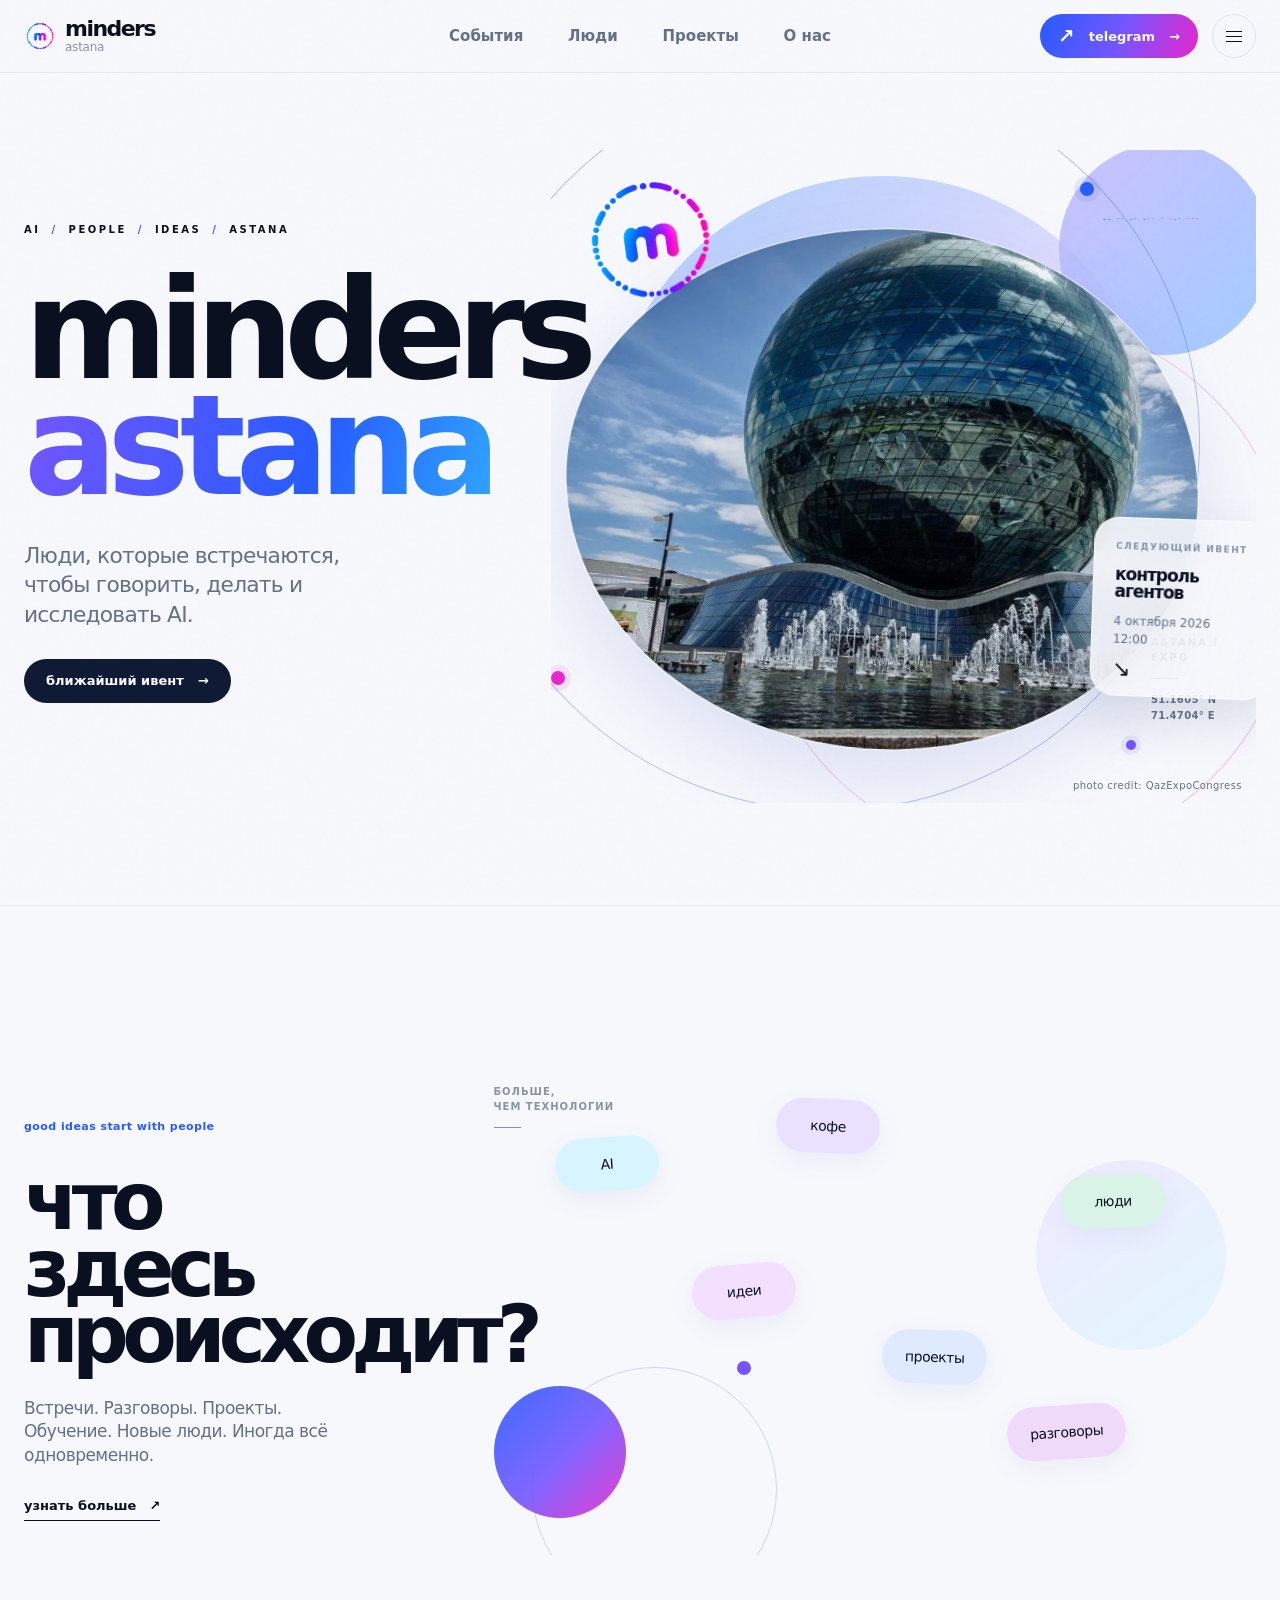
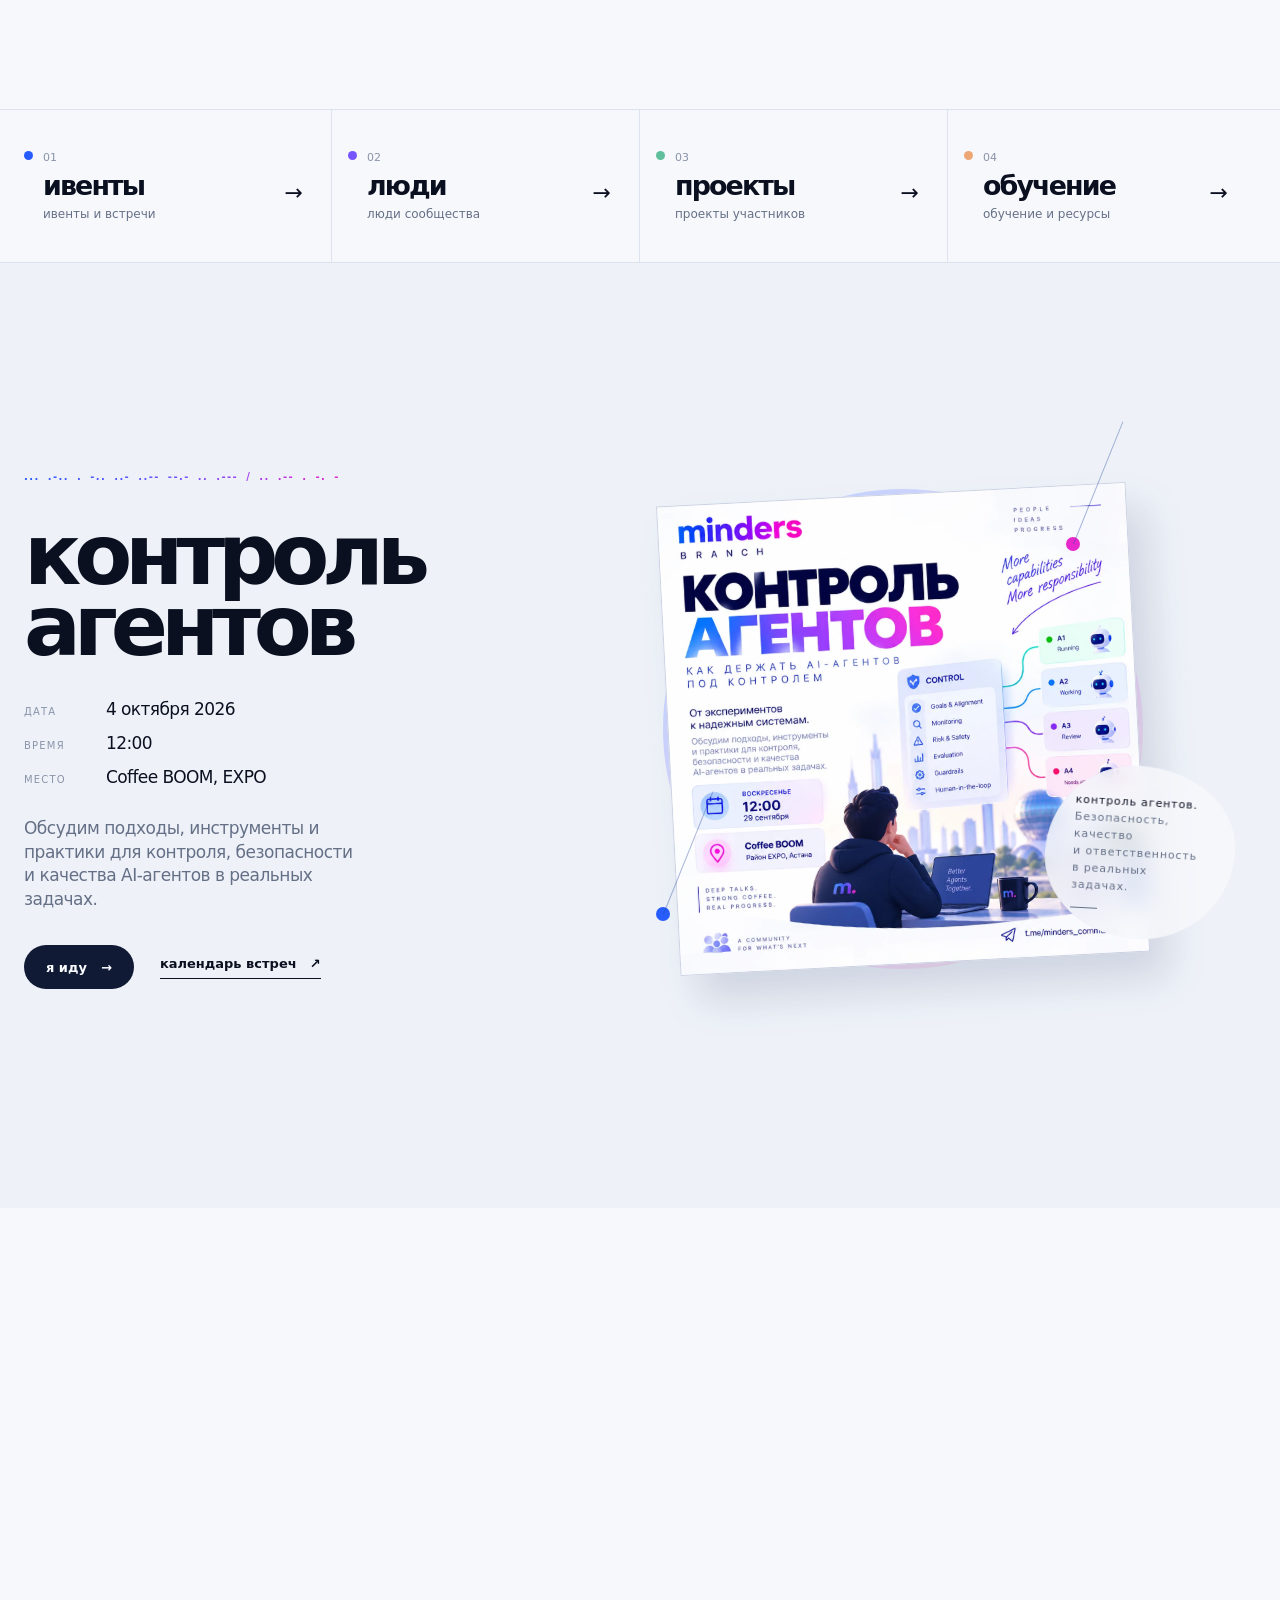
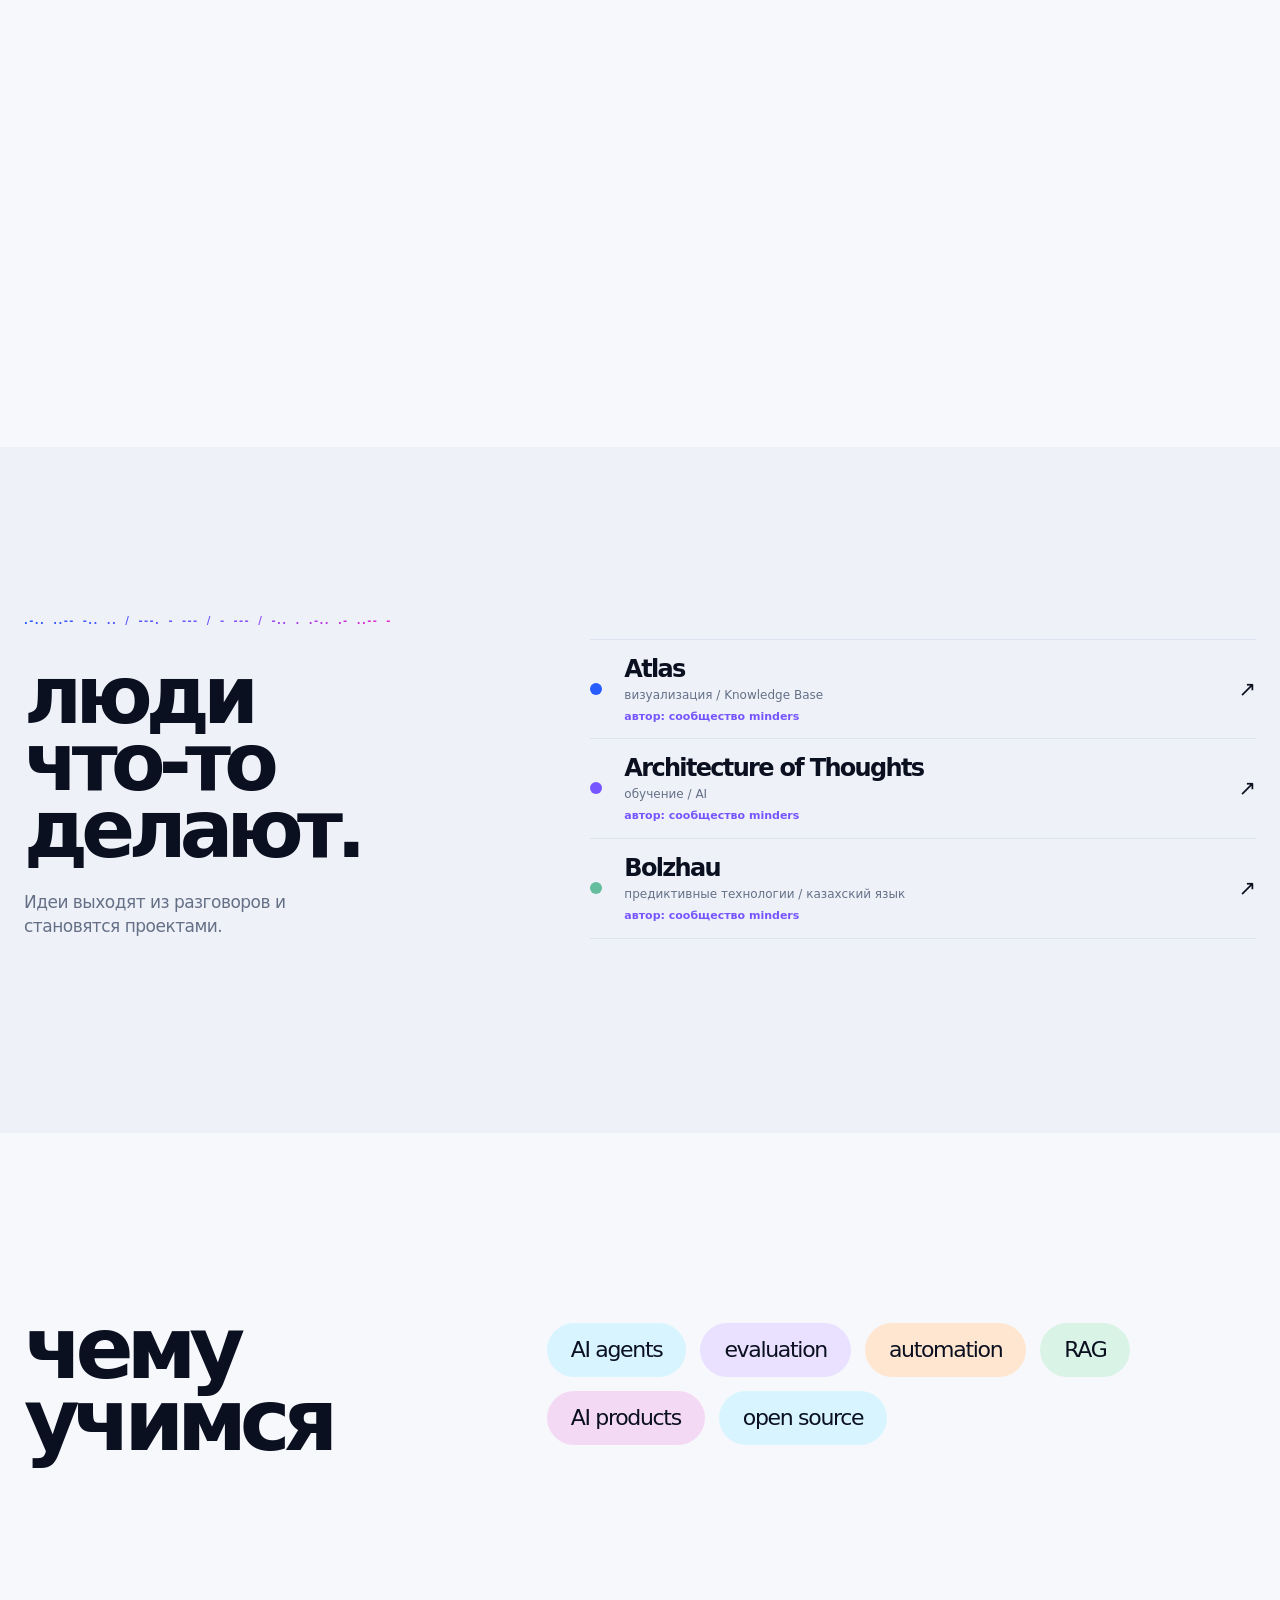
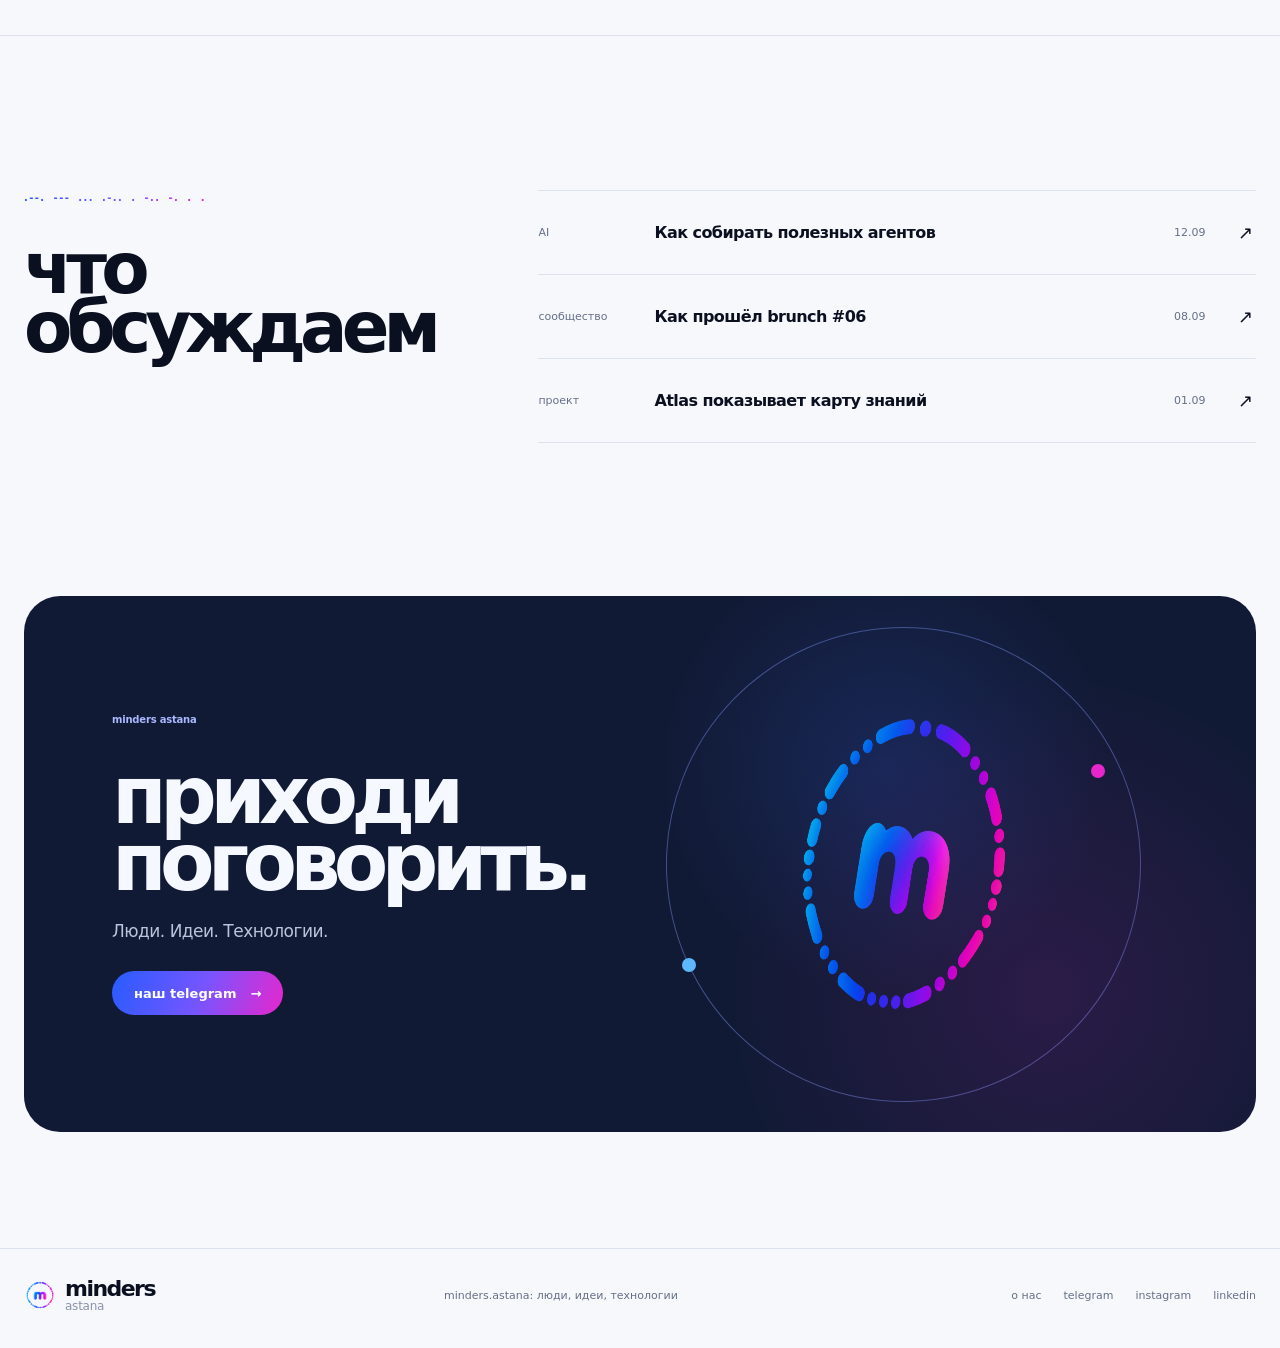
<file: index.html>
<!doctype html>
<html lang="ru">
  <head>
    <meta charset="utf-8">
    <meta name="viewport" content="width=device-width, initial-scale=1">
    <meta name="theme-color" content="#f7f8fc">
    <title>minders astana | AI, люди и идеи в Астане</title>
    <meta name="description" content="minders astana: встречи, разговоры и проекты людей, которые исследуют AI в Астане.">
    <meta property="og:type" content="website">
    <meta property="og:locale" content="ru_RU">
    <meta property="og:title" content="minders astana | AI, люди и идеи в Астане">
    <meta property="og:description" content="Люди, которые встречаются, чтобы говорить, делать и исследовать AI.">
    <meta property="og:image" content="https://minders.kz/assets/expo-sphere-qazexpocongress.webp">
    <meta property="og:image:alt" content="Стеклянная сфера EXPO в Астане. Photo credit: QazExpoCongress">
    <meta property="og:url" content="https://minders.kz/">
    <link rel="icon" type="image/png" href="assets/minders-logo.png">
    <link rel="manifest" href="manifest.webmanifest">
    <link rel="stylesheet" href="styles.css?v=20260913-1">
  </head>
  <body>
    <header class="site-header">
      <div class="container header-inner">
        <a class="wordmark" href="index.html" aria-label="minders astana">
          <span>minders</span><i aria-hidden="true"></i><small>astana</small>
        </a>
        <nav class="main-nav" aria-label="Основная навигация">
          <a class="nav-primary" href="events.html">События</a>
          <div class="nav-group">
            <a class="nav-primary" href="people.html">Люди</a>
            <div class="nav-submenu">
              <a href="community.html">Сообщество</a>
            </div>
          </div>
          <div class="nav-group">
            <a class="nav-primary" href="projects.html">Проекты</a>
            <div class="nav-submenu">
              <a href="learning.html">Обучение</a>
            </div>
          </div>
          <a class="nav-primary" href="about.html">О нас</a>
        </nav>
        <div class="header-actions">
          <a class="telegram-link" href="https://t.me/+SoZBXVPxmp1mYjRi" target="_blank" rel="noreferrer">
            <span class="telegram-mark" aria-hidden="true">↗</span>
            telegram <span aria-hidden="true">→</span>
          </a>
          <button class="menu-toggle" type="button" aria-expanded="false" aria-controls="mobile-menu">
            <span></span><span></span><span></span>
            <span class="sr-only">Открыть меню</span>
          </button>
        </div>
      </div>
      <div id="mobile-menu" class="mobile-menu" hidden>
        <div class="container mobile-menu-inner">
          <a class="nav-primary" href="events.html">События <span>↗</span></a>
          <div class="mobile-menu-group">
            <a class="nav-primary" href="people.html">Люди <span>↗</span></a>
            <div class="mobile-submenu"><a href="community.html">Сообщество <span>↗</span></a></div>
          </div>
          <div class="mobile-menu-group">
            <a class="nav-primary" href="projects.html">Проекты <span>↗</span></a>
            <div class="mobile-submenu"><a href="learning.html">Обучение <span>↗</span></a></div>
          </div>
          <a class="nav-primary" href="about.html">О нас <span>↗</span></a>
        </div>
      </div>
    </header>

    <main>
      <section class="hero section-reveal" aria-labelledby="hero-title">
        <div class="container hero-grid">
          <div class="hero-copy">
            <p class="eyebrow">AI <span>/</span> PEOPLE <span>/</span> IDEAS <span>/</span> ASTANA</p>
            <h1 id="hero-title" class="hero-title">minders<br><span>astana</span></h1>
            <p class="hero-lede">Люди, которые встречаются, чтобы говорить, делать и исследовать AI.</p>
            <a class="button button-dark" href="#event">ближайший ивент <span aria-hidden="true">→</span></a>
          </div>

          <div class="hero-visual parallax-stage" aria-label="Alem EXPO сфера в Астане">
            <div class="hero-halo hero-halo-one" aria-hidden="true"></div>
            <div class="hero-halo hero-halo-two" aria-hidden="true"></div>
            <div class="hero-orbit hero-orbit-one" aria-hidden="true"></div>
            <div class="hero-orbit hero-orbit-two" aria-hidden="true"></div>
            <div class="hero-photo">
              <img src="assets/expo-sphere-qazexpocongress.webp" alt="Стеклянная сфера EXPO в Астане. Photo credit: QazExpoCongress" width="1280" height="853" fetchpriority="high">
            </div>
            <div class="signal-mark" aria-hidden="true"><img src="assets/minders-logo.webp" alt="" width="210" height="210"></div>
            <span class="signal-node signal-node-a" aria-hidden="true"></span>
            <span class="signal-node signal-node-b" aria-hidden="true"></span>
            <span class="signal-node signal-node-c" aria-hidden="true"></span>
            <div class="hero-location"><span>ASTANA / EXPO</span><b></b><small>51.1605° N<br>71.4704° E</small></div>
            <p class="photo-credit">photo credit: QazExpoCongress</p>
            <span class="morse-note" aria-hidden="true">-- ·· -· -·· · ·-· ···</span>
            <a class="hero-event" href="#event">
              <span class="hero-event-label">следующий ивент</span>
              <strong>контроль<br>агентов</strong>
              <small>4 октября 2026<br>12:00</small>
              <em aria-hidden="true">↘</em>
            </a>
          </div>
        </div>
      </section>

      <section id="space" class="space-section section-reveal" aria-labelledby="space-title">
        <div class="container space-grid">
          <div class="space-copy">
            <p class="annotation">good ideas start with people</p>
            <h2 id="space-title">что здесь<br>происходит?</h2>
            <p>Встречи. Разговоры. Проекты. Обучение. Новые люди. Иногда всё одновременно.</p>
            <a class="text-link" href="community.html">узнать больше <span aria-hidden="true">↗</span></a>
          </div>
          <div class="bubble-field" aria-label="Что происходит в сообществе">
            <div class="bubble bubble-ai">AI</div>
            <div class="bubble bubble-coffee">кофе</div>
            <div class="bubble bubble-people">люди</div>
            <div class="bubble bubble-ideas">идеи</div>
            <div class="bubble bubble-projects">проекты</div>
            <div class="bubble bubble-talks">разговоры</div>
            <div class="bubble-orb orb-a" aria-hidden="true"></div>
            <div class="bubble-orb orb-b" aria-hidden="true"></div>
            <div class="bubble-curve" aria-hidden="true"></div>
            <span class="field-note">больше,<br>чем технологии<br><i></i></span>
          </div>
        </div>
      </section>

      <nav class="directory-section section-reveal" aria-label="Разделы сообщества">
        <div class="container directory-grid">
          <a class="directory-item" href="events.html"><span class="directory-dot dot-blue"></span><small>01</small><strong>ивенты</strong><em>ивенты и встречи</em><b aria-hidden="true">→</b></a>
          <a class="directory-item" href="people.html"><span class="directory-dot dot-violet"></span><small>02</small><strong>люди</strong><em>люди сообщества</em><b aria-hidden="true">→</b></a>
          <a class="directory-item" href="projects.html"><span class="directory-dot dot-mint"></span><small>03</small><strong>проекты</strong><em>проекты участников</em><b aria-hidden="true">→</b></a>
          <a class="directory-item" href="learning.html"><span class="directory-dot dot-peach"></span><small>04</small><strong>обучение</strong><em>обучение и ресурсы</em><b aria-hidden="true">→</b></a>
        </div>
      </nav>

      <section id="event" class="event-section section-reveal" aria-labelledby="event-title">
        <div class="container event-grid">
          <div class="event-copy">
            <p class="section-kicker morse-kicker" data-morse-label="следующий ивент"><span class="sr-only">следующий ивент</span><span class="morse-kicker-code" data-morse-code aria-hidden="true"></span></p>
            <h2 id="event-title">контроль<br>агентов</h2>
            <dl class="event-meta">
              <div><dt>дата</dt><dd>4 октября 2026</dd></div>
              <div><dt>время</dt><dd>12:00</dd></div>
              <div><dt>место</dt><dd>Coffee BOOM, EXPO</dd></div>
            </dl>
            <p class="event-description">Обсудим подходы, инструменты и практики для контроля, безопасности и качества AI-агентов в реальных задачах.</p>
            <div class="event-actions">
              <a class="button button-dark" href="events.html#2026-10-04-focused-control-of-agents">я иду <span aria-hidden="true">→</span></a>
              <a class="text-link" href="events.html#calendar">календарь встреч <span aria-hidden="true">↗</span></a>
            </div>
          </div>
          <div class="poster-stage" aria-label="Постер события «Контроль агентов»">
            <div class="poster-aura" aria-hidden="true"></div>
            <div class="poster-signal poster-signal-one" aria-hidden="true"></div>
            <div class="poster-signal poster-signal-two" aria-hidden="true"></div>
            <article class="event-poster event-poster-image">
              <img src="assets/control-of-agents.webp" alt="Постер события «Контроль агентов»" width="1254" height="1254" loading="lazy" decoding="async">
              <small class="poster-credit poster-credit-image">minders branch</small>
            </article>
            <div class="poster-note"><span>контроль агентов.</span><br>Безопасность, качество<br>и ответственность<br>в реальных задачах.<i></i></div>
          </div>
        </div>
      </section>

      <section class="people-section section-reveal" aria-labelledby="people-title">
        <div class="container people-grid">
          <div>
            <h2 id="people-title">люди<br>которые хотят понять<br>как устроены технологии.</h2>
            <a class="text-link" href="people.html">все люди <span aria-hidden="true">↗</span></a>
          </div>
          <div class="people-constellation" aria-label="Участники minders astana">
            <div class="people-ring" aria-hidden="true"></div>
            <a class="person person-one" href="https://www.linkedin.com/in/kanat-bazaraly/" target="_blank" rel="noreferrer"><span><img src="assets/kanat-bazaraly.jpeg" alt="Портрет Қаната Базаралы"></span><strong>Қанат</strong><small>основатель</small></a>
            <div class="person person-four"><span>+</span><strong>ты?</strong><small>приходи</small></div>
          </div>
        </div>
      </section>

      <section class="projects-section section-reveal" aria-labelledby="projects-title">
        <div class="container projects-grid">
          <div class="projects-heading">
            <p class="section-kicker morse-kicker" data-morse-label="люди что-то делают"><span class="sr-only">люди что-то делают</span><span class="morse-kicker-code" data-morse-code aria-hidden="true"></span></p>
            <h2 id="projects-title">люди<br>что-то делают.</h2>
            <p class="section-lede">Идеи выходят из разговоров и становятся проектами.</p>
          </div>
          <div class="project-list" data-collection="projects" data-limit="3">
            <a class="project-row" href="projects.html#atlas"><span class="project-mark mark-blue"></span><span><strong>Atlas</strong><small>визуализация / Knowledge Base</small><small class="project-author">автор: сообщество minders</small></span><b>↗</b></a>
            <a class="project-row" href="projects.html#architecture-of-thoughts"><span class="project-mark mark-violet"></span><span><strong>Architecture of Thoughts</strong><small>обучение / AI</small><small class="project-author">автор: Артур Магдалянов</small></span><b>↗</b></a>
            <a class="project-row" href="projects.html#bolzhau"><span class="project-mark mark-mint"></span><span><strong>Bolzhau</strong><small>предиктивные технологии / казахский язык</small><small class="project-author">автор: Қанат Базаралы</small></span><b>↗</b></a>
          </div>
        </div>
      </section>

      <section class="learning-section section-reveal" aria-labelledby="learning-title">
        <div class="container learning-grid">
          <h2 id="learning-title">чему<br>учимся</h2>
          <div class="learning-cloud" data-collection="learning" data-limit="6">
            <a href="learning.html" class="learning-tag tag-blue">AI agents</a>
            <a href="learning.html" class="learning-tag tag-lavender">evaluation</a>
            <a href="learning.html" class="learning-tag tag-peach">automation</a>
            <a href="learning.html" class="learning-tag tag-mint">RAG</a>
            <a href="learning.html" class="learning-tag tag-pink">AI products</a>
          </div>
        </div>
      </section>

      <section class="latest-section section-reveal" aria-labelledby="latest-title">
        <div class="container latest-grid">
          <div>
            <p class="section-kicker morse-kicker" data-morse-label="последнее"><span class="sr-only">последнее</span><span class="morse-kicker-code" data-morse-code aria-hidden="true"></span></p>
            <h2 id="latest-title">что обсуждаем</h2>
          </div>
          <div class="latest-list" data-collection="news" data-limit="3">
            <a class="latest-row" href="news.html"><small>AI</small><strong>Как собирать полезных агентов</strong><time datetime="2026-09-12">12.09</time><span>↗</span></a>
            <a class="latest-row" href="news.html"><small>сообщество</small><strong>Как прошёл brunch #06</strong><time datetime="2026-09-08">08.09</time><span>↗</span></a>
            <a class="latest-row" href="projects.html#atlas"><small>проект</small><strong>Atlas показывает карту знаний</strong><time datetime="2026-09-01">01.09</time><span>↗</span></a>
          </div>
        </div>
      </section>

      <section class="invite-section section-reveal" aria-labelledby="invite-title">
        <div class="container">
          <div class="invite-block">
            <div class="invite-copy">
              <p class="section-kicker brand-kicker">minders astana</p>
              <h2 id="invite-title">приходи<br>поговорить.</h2>
              <p>Люди. Идеи. Технологии.</p>
              <a class="button button-light" href="https://t.me/+SoZBXVPxmp1mYjRi" target="_blank" rel="noreferrer">наш telegram <span aria-hidden="true">→</span></a>
            </div>
            <div class="invite-art" aria-hidden="true">
              <img src="assets/minders-logo.webp" alt="" width="360" height="360">
              <span class="invite-orbit"></span>
              <span class="invite-dot invite-dot-one"></span>
              <span class="invite-dot invite-dot-two"></span>
            </div>
          </div>
        </div>
      </section>
    </main>

    <footer class="site-footer">
      <div class="container footer-inner">
        <a class="wordmark" href="index.html" aria-label="minders astana"><span>minders</span><i aria-hidden="true"></i><small>astana</small></a>
        <p>minders.astana: люди, идеи, технологии</p>
        <div class="footer-links"><a href="about.html">о нас</a><a href="https://t.me/+SoZBXVPxmp1mYjRi" target="_blank" rel="noreferrer">telegram</a><a href="#">instagram</a><a href="#">linkedin</a></div>
      </div>
    </footer>
    <script src="script.js?v=20260913-1" defer></script>
  </body>
</html>
</file>
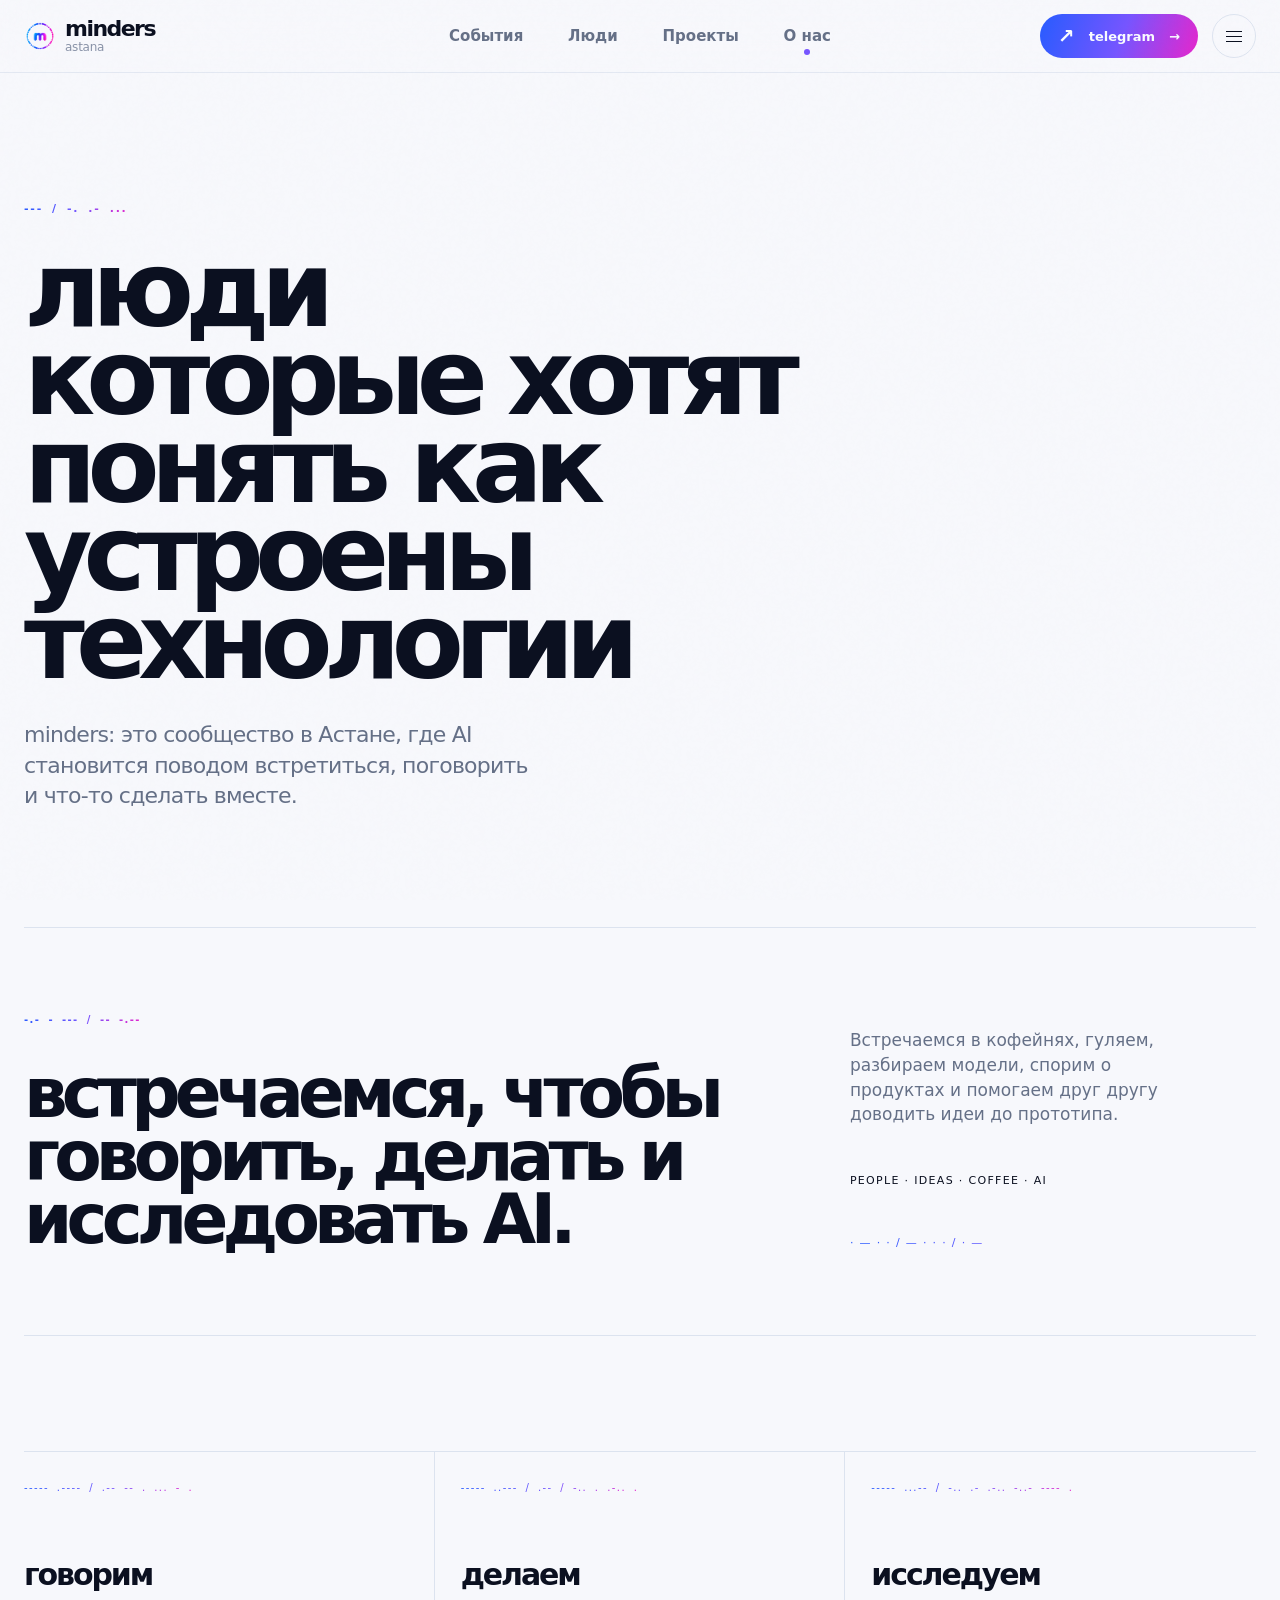
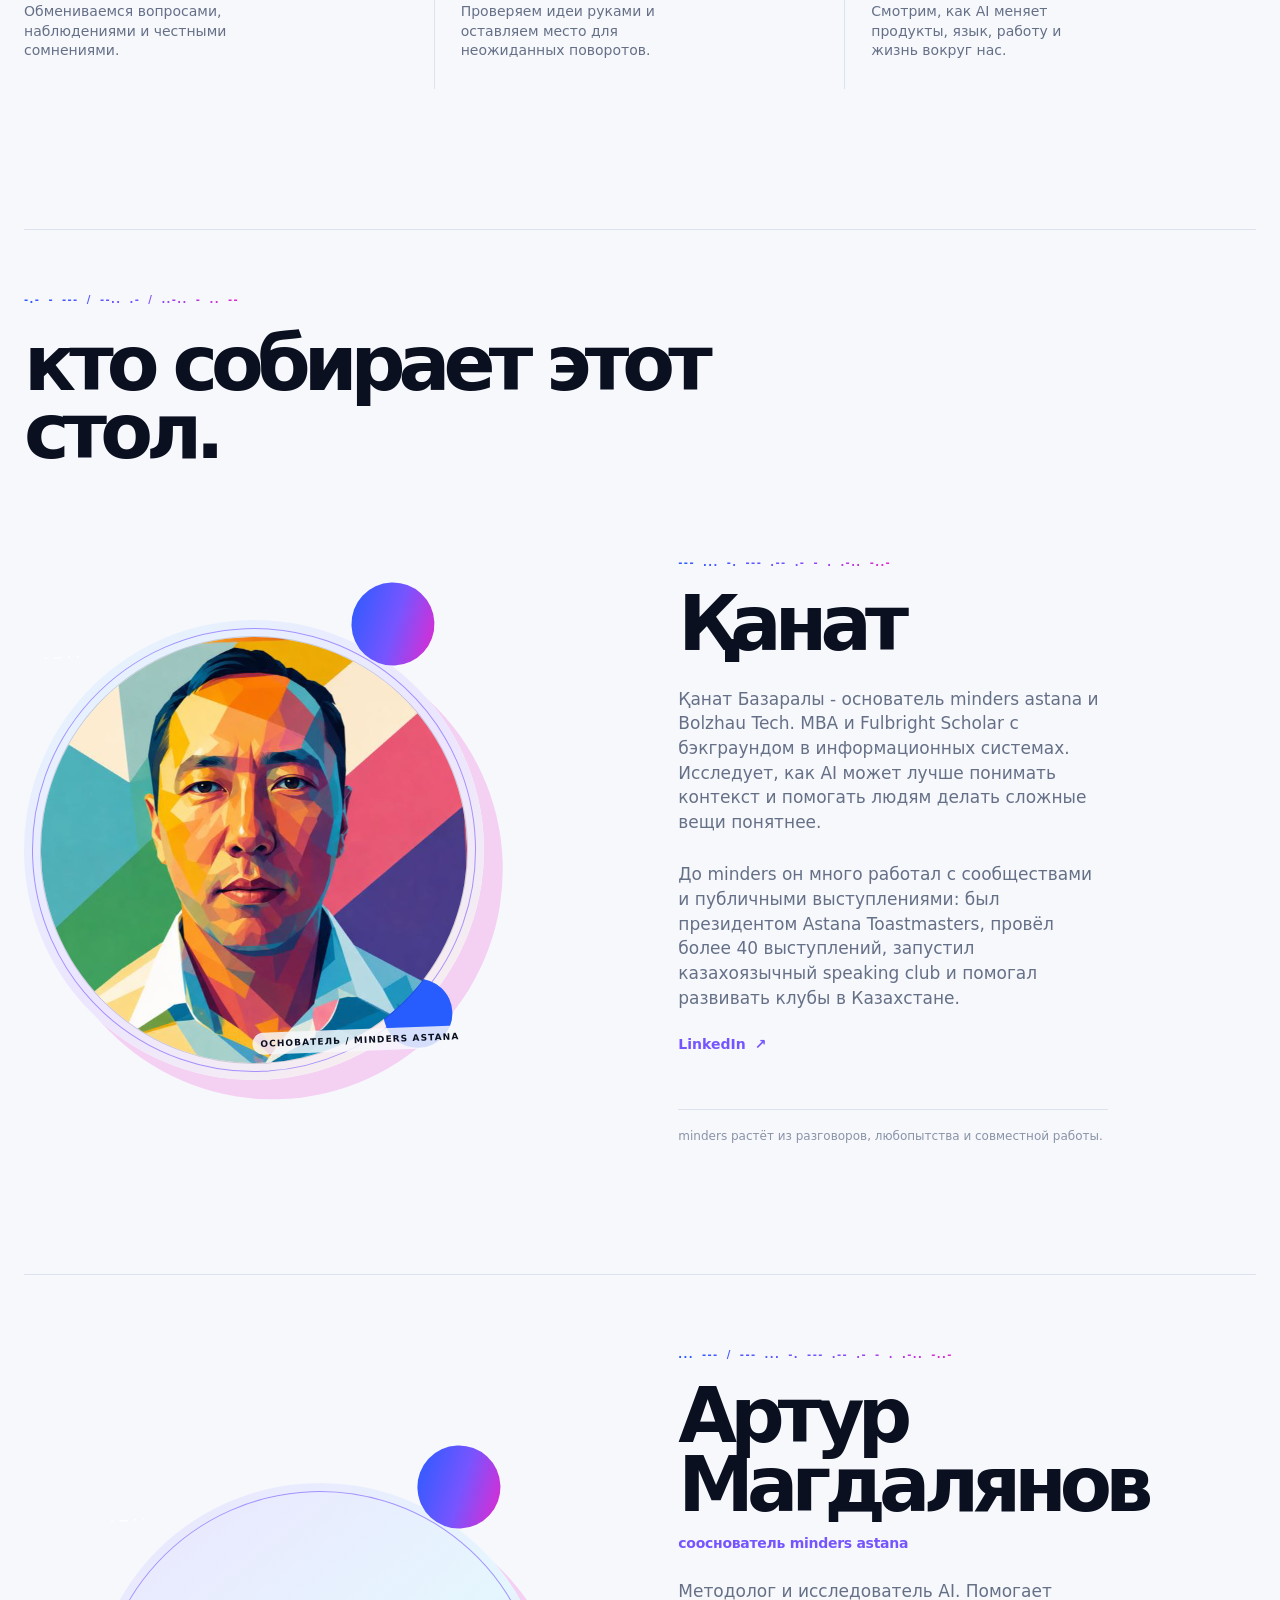
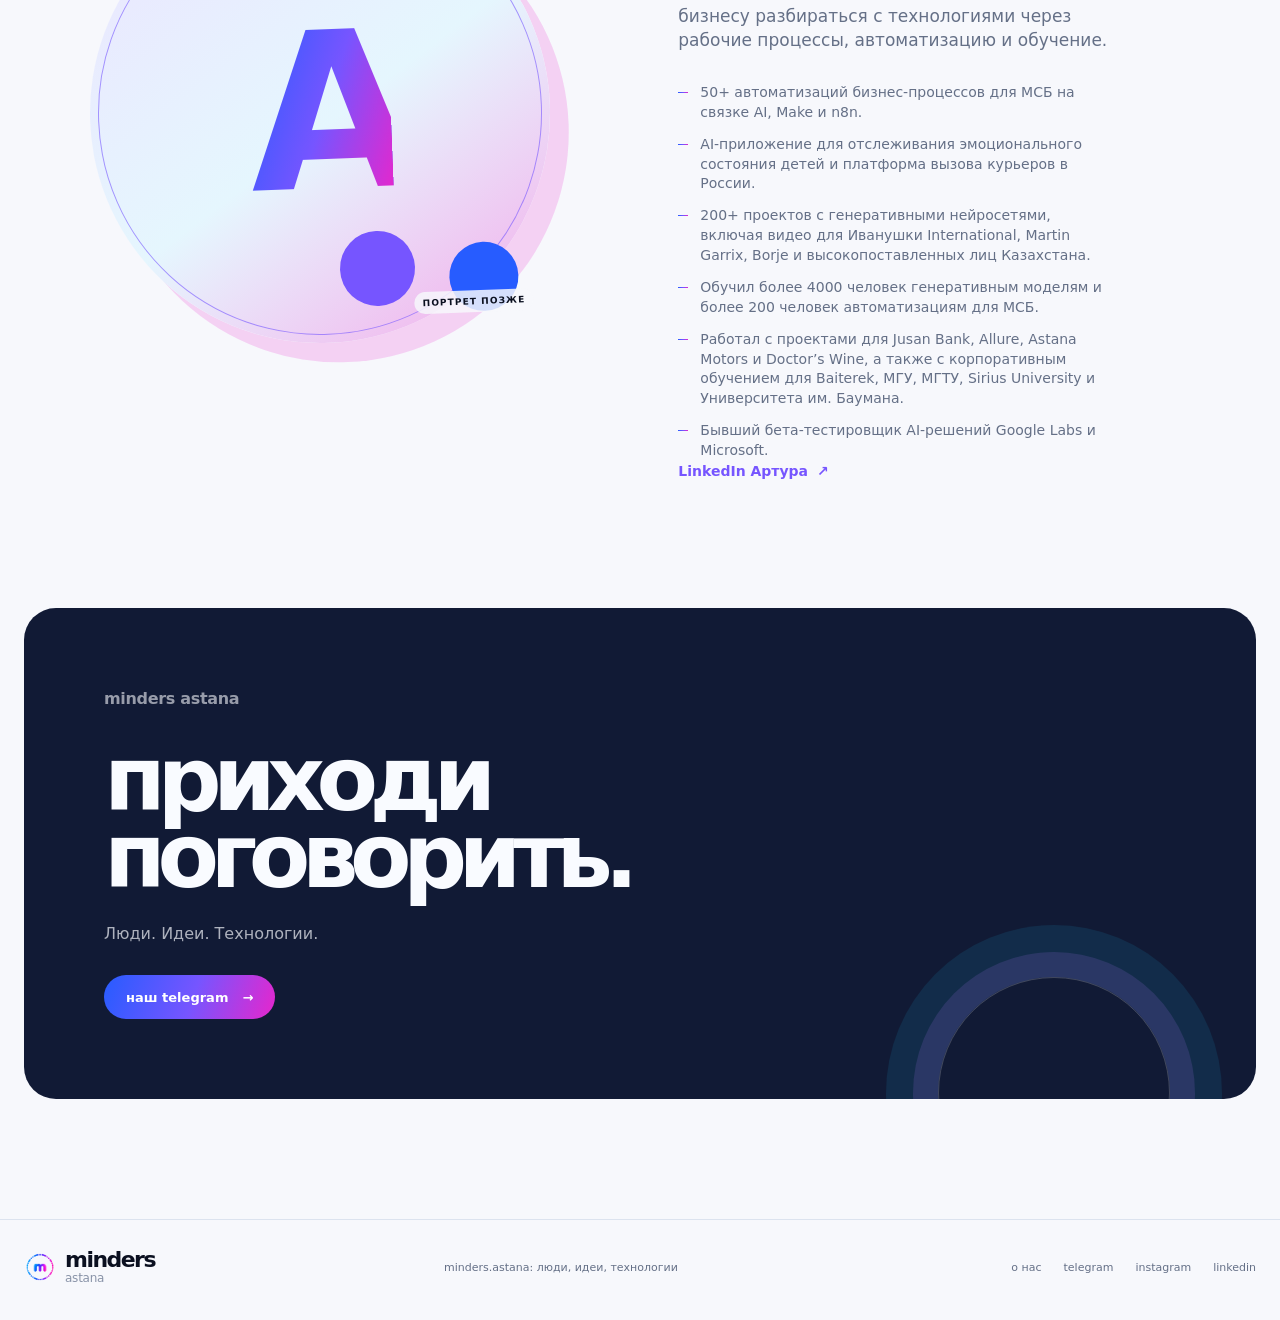
<file: about.html>
<!doctype html>
<html lang="ru">
  <head>
    <meta charset="utf-8">
    <meta name="viewport" content="width=device-width, initial-scale=1">
    <meta name="theme-color" content="#f7f8fc">
    <title>о нас | minders astana</title>
    <meta name="description" content="minders astana — сообщество людей, которые встречаются, чтобы говорить, делать и исследовать AI.">
    <meta property="og:type" content="website">
    <meta property="og:locale" content="ru_RU">
    <meta property="og:title" content="о нас | minders astana">
    <meta property="og:description" content="Люди, идеи, технологии и разговоры об AI в Астане.">
    <meta property="og:image" content="https://minders.kz/assets/minders-logo.webp">
    <meta property="og:image:alt" content="Логотип minders astana">
    <link rel="icon" type="image/png" href="assets/minders-logo.png">
    <link rel="stylesheet" href="styles.css?v=20260909-2">
  </head>
  <body>
    <header class="site-header"><div class="container header-inner">
      <a class="wordmark" href="index.html" aria-label="minders astana"><span>minders</span><i aria-hidden="true"></i><small>astana</small></a>
      <nav class="main-nav" aria-label="Основная навигация"><a class="nav-primary" href="events.html">События</a><div class="nav-group"><a class="nav-primary" href="people.html">Люди</a><div class="nav-submenu"><a href="community.html">Сообщество</a></div></div><div class="nav-group"><a class="nav-primary" href="projects.html">Проекты</a><div class="nav-submenu"><a href="learning.html">Обучение</a></div></div><a class="nav-primary" href="about.html" aria-current="page">О нас</a></nav>
      <div class="header-actions"><a class="telegram-link" href="https://t.me/+SoZBXVPxmp1mYjRi" target="_blank" rel="noreferrer"><span class="telegram-mark" aria-hidden="true">↗</span>telegram <span aria-hidden="true">→</span></a><button class="menu-toggle" type="button" aria-expanded="false" aria-controls="mobile-menu"><span></span><span></span><span></span><span class="sr-only">Открыть меню</span></button></div>
    </div><div id="mobile-menu" class="mobile-menu" hidden><div class="container mobile-menu-inner"><a class="nav-primary" href="events.html">События <span>↗</span></a><div class="mobile-menu-group"><a class="nav-primary" href="people.html">Люди <span>↗</span></a><div class="mobile-submenu"><a href="community.html">Сообщество <span>↗</span></a></div></div><div class="mobile-menu-group"><a class="nav-primary" href="projects.html">Проекты <span>↗</span></a><div class="mobile-submenu"><a href="learning.html">Обучение <span>↗</span></a></div></div><a class="nav-primary" href="about.html" aria-current="page">О нас <span>↗</span></a></div></div></header>

    <main class="page-main">
      <div class="container">
        <div class="page-intro section-reveal">
          <p class="page-eyebrow page-morse" data-morse-label="о нас"><span class="sr-only">minders astana / о нас</span><span class="page-morse-code" data-morse-code aria-hidden="true"></span></p>
          <h1 class="page-title about-page-title">люди которые хотят<br>понять как устроены<br>технологии</h1>
          <p class="page-lede">minders: это сообщество в Астане, где AI становится поводом встретиться, поговорить и что-то сделать вместе.</p>
        </div>

        <section class="about-story section-reveal" aria-labelledby="about-story-title">
          <div class="about-story-lead">
            <p class="section-kicker morse-kicker" data-morse-label="кто мы"><span class="sr-only">кто мы</span><span class="morse-kicker-code" data-morse-code aria-hidden="true"></span></p>
            <h2 id="about-story-title">встречаемся, чтобы говорить, делать и исследовать AI.</h2>
          </div>
          <div class="about-story-copy">
            <p>Встречаемся в кофейнях, гуляем, разбираем модели, спорим о продуктах и помогаем друг другу доводить идеи до прототипа.</p>
            <p class="about-annotation" aria-hidden="true">people · ideas · coffee · AI</p>
            <p class="about-annotation about-morse" aria-hidden="true">· — · · / — · · · / · —</p>
          </div>
        </section>

        <section class="about-principles section-reveal" aria-label="Что мы делаем">
          <article class="about-principle"><small class="morse-small" data-morse-label="01 вместе"><span class="sr-only">01 / вместе</span><span class="morse-kicker-code" data-morse-code aria-hidden="true"></span></small><h3>говорим</h3><p>Обмениваемся вопросами, наблюдениями и честными сомнениями.</p></article>
          <article class="about-principle"><small class="morse-small" data-morse-label="02 в деле"><span class="sr-only">02 / в деле</span><span class="morse-kicker-code" data-morse-code aria-hidden="true"></span></small><h3>делаем</h3><p>Проверяем идеи руками и оставляем место для неожиданных поворотов.</p></article>
          <article class="about-principle"><small class="morse-small" data-morse-label="03 дальше"><span class="sr-only">03 / дальше</span><span class="morse-kicker-code" data-morse-code aria-hidden="true"></span></small><h3>исследуем</h3><p>Смотрим, как AI меняет продукты, язык, работу и жизнь вокруг нас.</p></article>
        </section>

        <section class="about-people section-reveal" aria-labelledby="about-people-title">
          <div class="about-people-heading">
            <div><p class="section-kicker morse-kicker" data-morse-label="кто за этим"><span class="sr-only">кто за этим</span><span class="morse-kicker-code" data-morse-code aria-hidden="true"></span></p><h2 id="about-people-title">кто собирает этот стол.</h2></div>
          </div>
          <div class="about-person-profile">
            <div class="people-portrait-card">
              <span class="people-portrait-signal" aria-hidden="true">· — · ·</span>
              <img src="assets/kanat-bazaraly.jpeg" alt="Қанат Базаралы — основатель minders astana" width="640" height="640" loading="lazy">
              <span class="people-portrait-caption">основатель / minders astana</span>
            </div>
            <div class="about-person-copy">
              <p class="section-kicker morse-kicker" data-morse-label="основатель"><span class="sr-only">основатель</span><span class="morse-kicker-code" data-morse-code aria-hidden="true"></span></p>
              <h3>Қанат</h3>
              <p>Қанат Базаралы - основатель minders astana и Bolzhau Tech. MBA и Fulbright Scholar с бэкграундом в информационных системах. Исследует, как AI может лучше понимать контекст и помогать людям делать сложные вещи понятнее.</p>
              <p>До minders он много работал с сообществами и публичными выступлениями: был президентом Astana Toastmasters, провёл более 40 выступлений, запустил казахоязычный speaking club и помогал развивать клубы в Казахстане.</p>
              <a class="person-link" href="https://www.linkedin.com/in/kanat-bazaraly/" target="_blank" rel="noreferrer">LinkedIn <span aria-hidden="true">↗</span></a>
              <p class="about-person-note">minders растёт из разговоров, любопытства и совместной работы.</p>
            </div>
          </div>
          <div class="about-person-profile about-person-profile-alt">
            <div class="people-portrait-card people-portrait-placeholder" aria-label="Портрет Артура появится позже">
              <span class="people-portrait-signal" aria-hidden="true">· — · ·</span>
              <span class="people-portrait-initial" aria-hidden="true">А</span>
              <span class="people-portrait-caption">портрет позже</span>
            </div>
            <div class="about-person-copy">
              <p class="section-kicker morse-kicker" data-morse-label="со-основатель"><span class="sr-only">со-основатель</span><span class="morse-kicker-code" data-morse-code aria-hidden="true"></span></p>
              <h3>Артур<br>Магдалянов</h3>
              <p class="about-person-role">сооснователь minders astana</p>
              <p>Методолог и исследователь AI. Помогает бизнесу разбираться с технологиями через рабочие процессы, автоматизацию и обучение.</p>
              <ul class="about-person-highlights">
                <li>50+ автоматизаций бизнес-процессов для МСБ на связке AI, Make и n8n.</li>
                <li>AI-приложение для отслеживания эмоционального состояния детей и платформа вызова курьеров в России.</li>
                <li>200+ проектов с генеративными нейросетями, включая видео для Иванушки International, Martin Garrix, Borje и высокопоставленных лиц Казахстана.</li>
                <li>Обучил более 4000 человек генеративным моделям и более 200 человек автоматизациям для МСБ.</li>
                <li>Работал с проектами для Jusan Bank, Allure, Astana Motors и Doctor’s Wine, а также с корпоративным обучением для Baiterek, МГУ, МГТУ, Sirius University и Университета им. Баумана.</li>
                <li>Бывший бета-тестировщик AI-решений Google Labs и Microsoft.</li>
              </ul>
              <a class="person-link" href="https://www.linkedin.com/in/artur-magdalyanov1993" target="_blank" rel="noreferrer">LinkedIn Артура <span aria-hidden="true">↗</span></a>
            </div>
          </div>
        </section>

        <section class="about-invite section-reveal" aria-labelledby="about-invite-title">
          <p class="section-kicker brand-kicker">minders astana</p>
          <h2 id="about-invite-title">приходи<br>поговорить.</h2>
          <p>Люди. Идеи. Технологии.</p>
          <a class="button button-light" href="https://t.me/+SoZBXVPxmp1mYjRi" target="_blank" rel="noreferrer">наш telegram <span aria-hidden="true">→</span></a>
        </section>
      </div>
    </main>

    <footer class="site-footer"><div class="container footer-inner"><a class="wordmark" href="index.html" aria-label="minders astana"><span>minders</span><i aria-hidden="true"></i><small>astana</small></a><p>minders.astana: люди, идеи, технологии</p><div class="footer-links"><a href="about.html" aria-current="page">о нас</a><a href="https://t.me/+SoZBXVPxmp1mYjRi" target="_blank" rel="noreferrer">telegram</a><a href="#">instagram</a><a href="#">linkedin</a></div></div></footer>
    <script src="script.js?v=20260909-2" defer></script>
  </body>
</html>
</file>
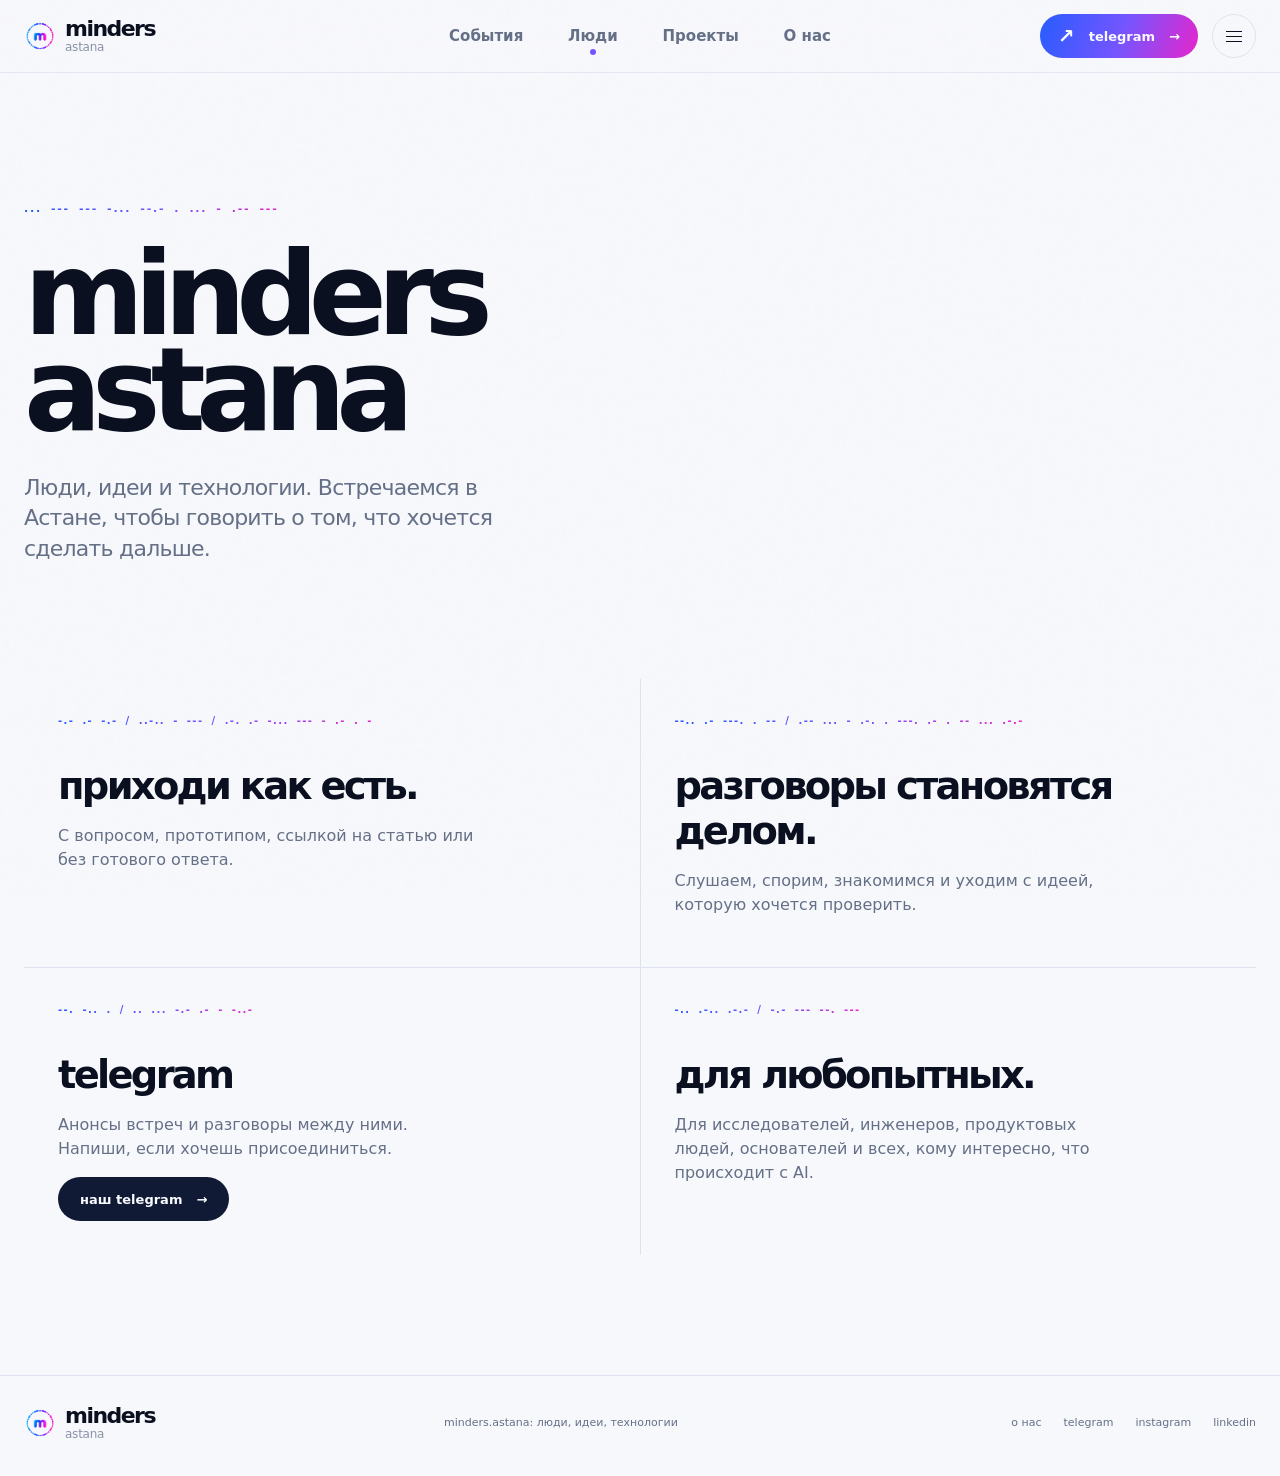
<file: community.html>
<!doctype html>
<html lang="ru">
  <head>
    <meta charset="utf-8"><meta name="viewport" content="width=device-width, initial-scale=1"><meta name="theme-color" content="#f7f8fc">
    <title>сообщество | minders astana</title><meta name="description" content="minders astana: сообщество людей, которые встречаются, чтобы говорить, делать и исследовать AI."><meta property="og:type" content="website"><meta property="og:locale" content="ru_RU"><meta property="og:title" content="сообщество | minders astana"><meta property="og:description" content="Люди. Идеи. Технологии. Астана."><meta property="og:image" content="https://minders.kz/assets/expo-sphere-qazexpocongress.webp"><link rel="icon" type="image/png" href="assets/minders-logo.png"><link rel="stylesheet" href="styles.css?v=20260909-2">
  </head>
  <body>
    <header class="site-header"><div class="container header-inner"><a class="wordmark" href="index.html" aria-label="minders astana"><span>minders</span><i aria-hidden="true"></i><small>astana</small></a><nav class="main-nav" aria-label="Основная навигация"><a class="nav-primary" href="events.html">События</a><div class="nav-group is-active"><a class="nav-primary" href="people.html">Люди</a><div class="nav-submenu"><a href="community.html" aria-current="page">Сообщество</a></div></div><div class="nav-group"><a class="nav-primary" href="projects.html">Проекты</a><div class="nav-submenu"><a href="learning.html">Обучение</a></div></div><a class="nav-primary" href="about.html">О нас</a></nav><div class="header-actions"><a class="telegram-link" href="https://t.me/+SoZBXVPxmp1mYjRi" target="_blank" rel="noreferrer"><span class="telegram-mark" aria-hidden="true">↗</span>telegram <span aria-hidden="true">→</span></a><button class="menu-toggle" type="button" aria-expanded="false" aria-controls="mobile-menu"><span></span><span></span><span></span><span class="sr-only">Открыть меню</span></button></div></div><div id="mobile-menu" class="mobile-menu" hidden><div class="container mobile-menu-inner"><a class="nav-primary" href="events.html">События <span>↗</span></a><div class="mobile-menu-group is-active"><a class="nav-primary" href="people.html">Люди <span>↗</span></a><div class="mobile-submenu"><a href="community.html" aria-current="page">Сообщество <span>↗</span></a></div></div><div class="mobile-menu-group"><a class="nav-primary" href="projects.html">Проекты <span>↗</span></a><div class="mobile-submenu"><a href="learning.html">Обучение <span>↗</span></a></div></div><a class="nav-primary" href="about.html">О нас <span>↗</span></a></div></div></header>
    <main class="page-main"><div class="container"><div class="page-intro section-reveal"><p class="page-eyebrow page-morse" data-morse-label="сообщество"><span class="sr-only">minders astana / сообщество</span><span class="page-morse-code" data-morse-code aria-hidden="true"></span></p><h1 class="page-title">minders astana</h1><p class="page-lede">Люди, идеи и технологии. Встречаемся в Астане, чтобы говорить о том, что хочется сделать дальше.</p></div><section class="simple-grid section-reveal" aria-label="О сообществе"><div class="simple-block"><p class="section-kicker morse-kicker" data-morse-label="как это работает"><span class="sr-only">как это работает</span><span class="morse-kicker-code" data-morse-code aria-hidden="true"></span></p><h2>приходи как есть.</h2><p>С вопросом, прототипом, ссылкой на статью или без готового ответа.</p></div><div class="simple-block"><p class="section-kicker morse-kicker" data-morse-label="зачем встречаемся"><span class="sr-only">зачем встречаемся</span><span class="morse-kicker-code" data-morse-code aria-hidden="true"></span></p><h2>разговоры становятся делом.</h2><p>Слушаем, спорим, знакомимся и уходим с идеей, которую хочется проверить.</p></div><div class="simple-block"><p class="section-kicker morse-kicker" data-morse-label="где искать"><span class="sr-only">где искать</span><span class="morse-kicker-code" data-morse-code aria-hidden="true"></span></p><h2>telegram</h2><p>Анонсы встреч и разговоры между ними. Напиши, если хочешь присоединиться.</p><a class="button button-dark" href="https://t.me/+SoZBXVPxmp1mYjRi" target="_blank" rel="noreferrer">наш telegram <span aria-hidden="true">→</span></a></div><div class="simple-block"><p class="section-kicker morse-kicker" data-morse-label="для кого"><span class="sr-only">для кого</span><span class="morse-kicker-code" data-morse-code aria-hidden="true"></span></p><h2>для любопытных.</h2><p>Для исследователей, инженеров, продуктовых людей, основателей и всех, кому интересно, что происходит с AI.</p></div></section></div></main>
    <footer class="site-footer"><div class="container footer-inner"><a class="wordmark" href="index.html" aria-label="minders astana"><span>minders</span><i aria-hidden="true"></i><small>astana</small></a><p>minders.astana: люди, идеи, технологии</p><div class="footer-links"><a href="about.html">о нас</a><a href="https://t.me/+SoZBXVPxmp1mYjRi" target="_blank" rel="noreferrer">telegram</a><a href="#">instagram</a><a href="#">linkedin</a></div></div></footer><script src="script.js?v=20260909-2" defer></script>
  </body>
</html>
</file>
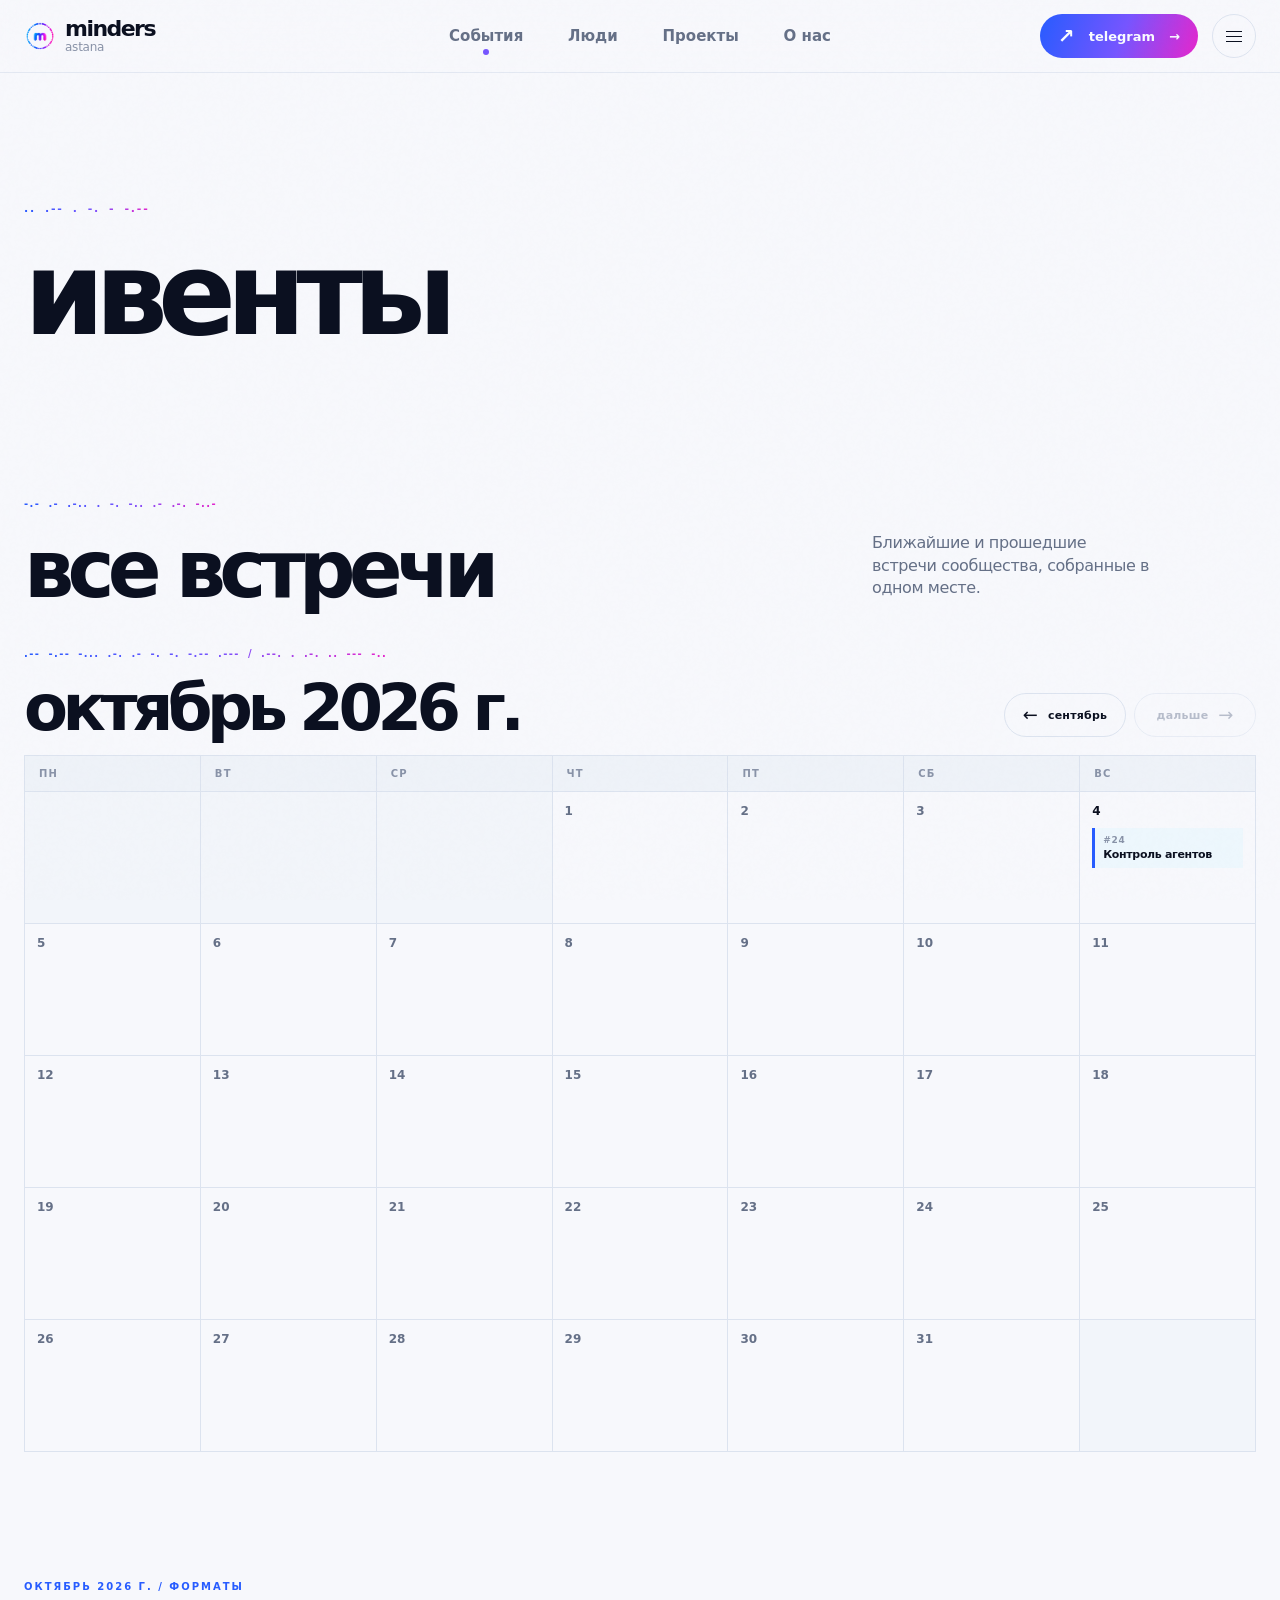
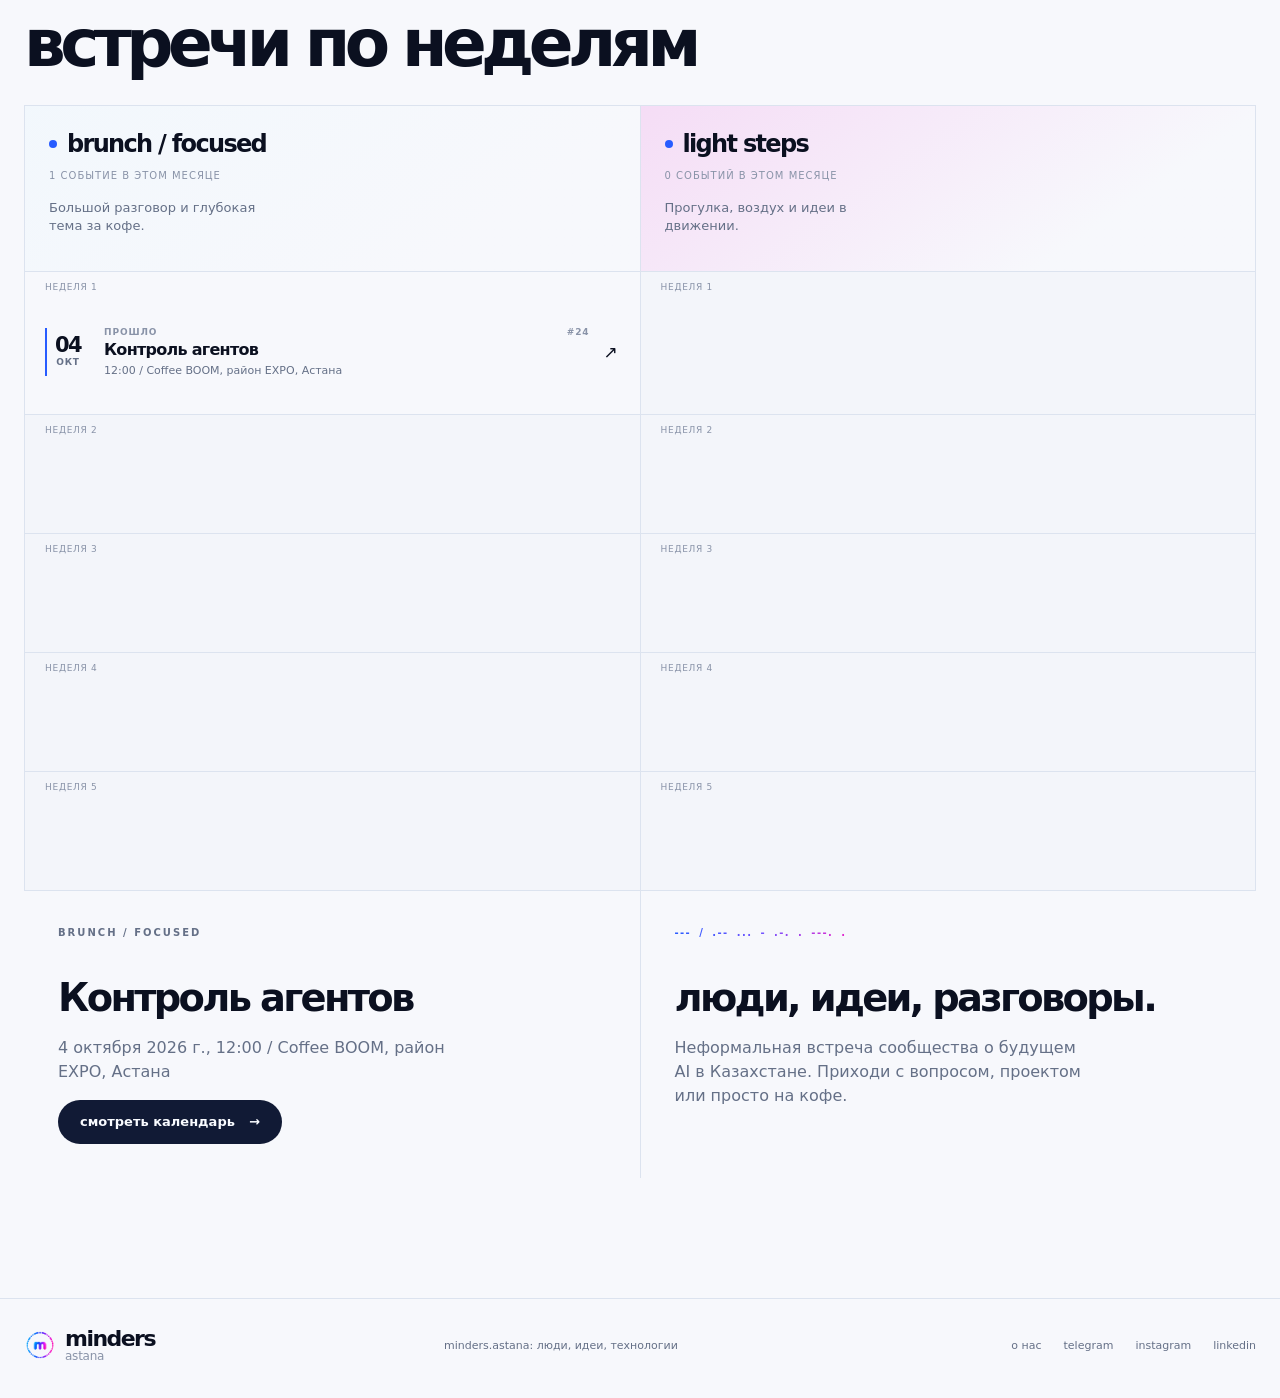
<file: events.html>
<!doctype html>
<html lang="ru">
  <head>
    <meta charset="utf-8">
    <meta name="viewport" content="width=device-width, initial-scale=1">
    <meta name="theme-color" content="#f7f8fc">
    <title>события | minders astana</title>
    <meta name="description" content="События minders astana: встречи, прогулки и глубокие разговоры об AI в Астане.">
    <meta property="og:type" content="website">
    <meta property="og:locale" content="ru_RU">
    <meta property="og:title" content="события minders astana">
    <meta property="og:description" content="Встречи, прогулки и разговоры сообщества minders astana.">
    <meta property="og:image" content="https://minders.kz/assets/control-of-agents.webp">
    <meta property="og:image:alt" content="Постер события «Контроль агентов»">
    <link rel="icon" type="image/png" href="assets/minders-logo.png">
    <link rel="stylesheet" href="styles.css?v=20260913-1">
  </head>
  <body>
    <header class="site-header"><div class="container header-inner">
      <a class="wordmark" href="index.html" aria-label="minders astana"><span>minders</span><i aria-hidden="true"></i><small>astana</small></a>
      <nav class="main-nav" aria-label="Основная навигация"><a class="nav-primary" href="events.html" aria-current="page">События</a><div class="nav-group"><a class="nav-primary" href="people.html">Люди</a><div class="nav-submenu"><a href="community.html">Сообщество</a></div></div><div class="nav-group"><a class="nav-primary" href="projects.html">Проекты</a><div class="nav-submenu"><a href="learning.html">Обучение</a></div></div><a class="nav-primary" href="about.html">О нас</a></nav>
      <div class="header-actions"><a class="telegram-link" href="https://t.me/+SoZBXVPxmp1mYjRi" target="_blank" rel="noreferrer"><span class="telegram-mark" aria-hidden="true">↗</span>telegram <span aria-hidden="true">→</span></a><button class="menu-toggle" type="button" aria-expanded="false" aria-controls="mobile-menu"><span></span><span></span><span></span><span class="sr-only">Открыть меню</span></button></div>
    </div><div id="mobile-menu" class="mobile-menu" hidden><div class="container mobile-menu-inner"><a class="nav-primary" href="events.html" aria-current="page">События <span>↗</span></a><div class="mobile-menu-group"><a class="nav-primary" href="people.html">Люди <span>↗</span></a><div class="mobile-submenu"><a href="community.html">Сообщество <span>↗</span></a></div></div><div class="mobile-menu-group"><a class="nav-primary" href="projects.html">Проекты <span>↗</span></a><div class="mobile-submenu"><a href="learning.html">Обучение <span>↗</span></a></div></div><a class="nav-primary" href="about.html">О нас <span>↗</span></a></div></div></header>

    <main class="page-main">
      <div class="container">
        <div class="page-intro section-reveal"><p class="page-eyebrow page-morse" data-morse-label="ивенты"><span class="sr-only">minders astana / ивенты</span><span class="page-morse-code" data-morse-code aria-hidden="true"></span></p><h1 class="page-title">ивенты</h1></div>
        <section id="calendar" class="events-calendar section-reveal" aria-labelledby="calendar-title">
          <div class="calendar-header">
            <div><p class="section-kicker morse-kicker" data-morse-label="календарь"><span class="sr-only">календарь</span><span class="morse-kicker-code" data-morse-code aria-hidden="true"></span></p><h2 id="calendar-title">все встречи</h2></div>
            <p>Ближайшие и прошедшие встречи сообщества, собранные в одном месте.</p>
          </div>
          <div class="events-browser" data-collection="events" data-view="browser">
            <p class="collection-loading">загрузка календаря</p>
          </div>
        </section>
        <section id="featured-event" class="simple-grid section-reveal" aria-label="Последнее событие">
          <div class="simple-block" data-collection="events" data-view="featured" aria-live="polite"><div class="collection-loading" aria-hidden="true">загрузка события</div></div>
          <div class="simple-block"><p class="section-kicker morse-kicker" data-morse-label="о встрече"><span class="sr-only">о встрече</span><span class="morse-kicker-code" data-morse-code aria-hidden="true"></span></p><h2>люди, идеи, разговоры.</h2><p>Неформальная встреча сообщества о будущем AI в Казахстане. Приходи с вопросом, проектом или просто на кофе.</p></div>
        </section>
      </div>
    </main>
    <footer class="site-footer"><div class="container footer-inner"><a class="wordmark" href="index.html" aria-label="minders astana"><span>minders</span><i aria-hidden="true"></i><small>astana</small></a><p>minders.astana: люди, идеи, технологии</p><div class="footer-links"><a href="about.html">о нас</a><a href="https://t.me/+SoZBXVPxmp1mYjRi" target="_blank" rel="noreferrer">telegram</a><a href="#">instagram</a><a href="#">linkedin</a></div></div></footer>
    <script src="script.js?v=20260913-1" defer></script>
  </body>
</html>
</file>
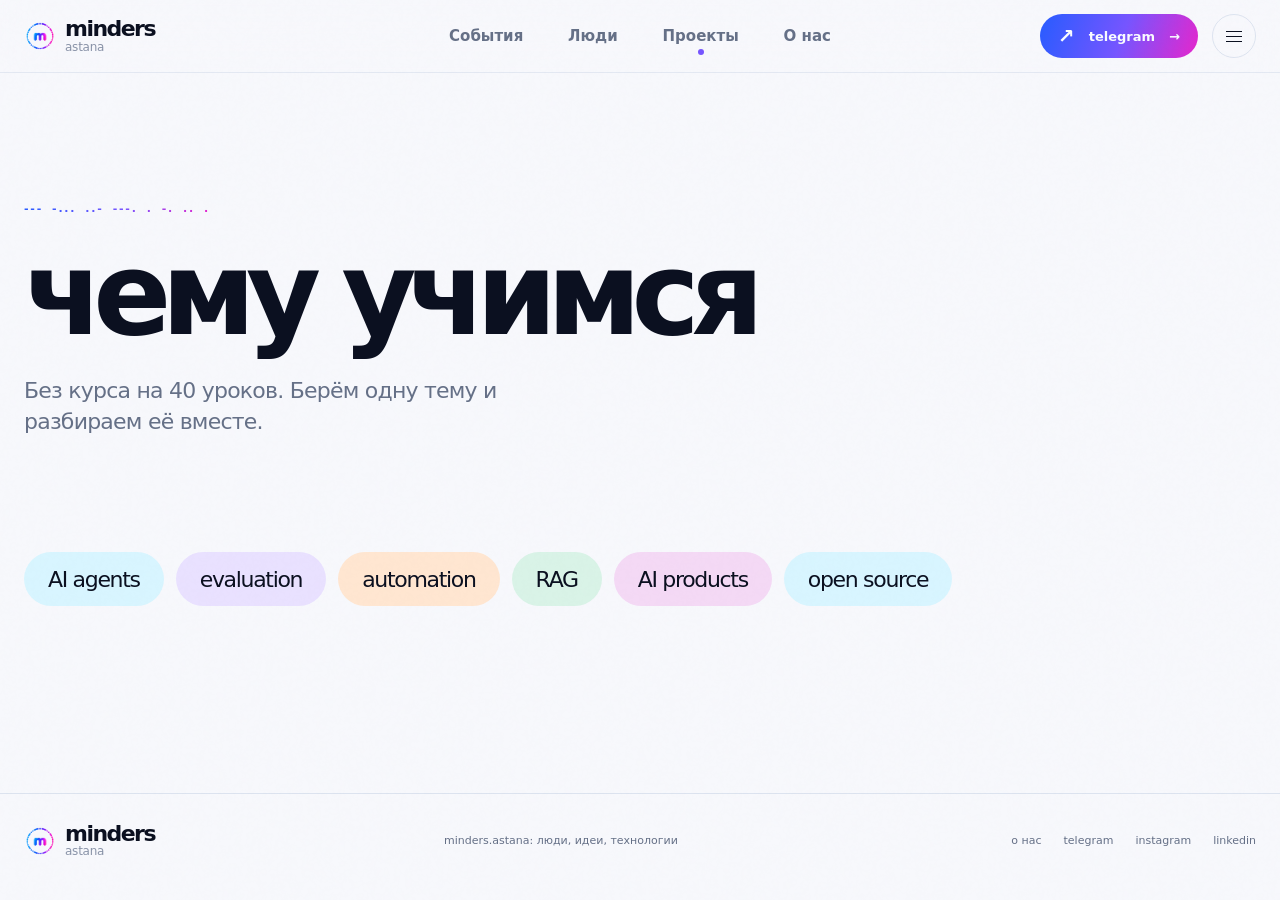
<file: learning.html>
<!doctype html>
<html lang="ru">
  <head>
    <meta charset="utf-8"><meta name="viewport" content="width=device-width, initial-scale=1"><meta name="theme-color" content="#f7f8fc">
    <title>обучение | minders astana</title><meta name="description" content="Чему учимся в minders astana: агенты, evaluation, automation, RAG и AI products."><meta property="og:type" content="website"><meta property="og:locale" content="ru_RU"><meta property="og:title" content="обучение | minders astana"><meta property="og:description" content="Разбираемся в AI вместе."><meta property="og:image" content="https://minders.kz/assets/expo-sphere-qazexpocongress.webp"><link rel="icon" type="image/png" href="assets/minders-logo.png"><link rel="stylesheet" href="styles.css?v=20260909-2">
  </head>
  <body>
    <header class="site-header"><div class="container header-inner"><a class="wordmark" href="index.html" aria-label="minders astana"><span>minders</span><i aria-hidden="true"></i><small>astana</small></a><nav class="main-nav" aria-label="Основная навигация"><a class="nav-primary" href="events.html">События</a><div class="nav-group"><a class="nav-primary" href="people.html">Люди</a><div class="nav-submenu"><a href="community.html">Сообщество</a></div></div><div class="nav-group is-active"><a class="nav-primary" href="projects.html">Проекты</a><div class="nav-submenu"><a href="learning.html" aria-current="page">Обучение</a></div></div><a class="nav-primary" href="about.html">О нас</a></nav><div class="header-actions"><a class="telegram-link" href="https://t.me/+SoZBXVPxmp1mYjRi" target="_blank" rel="noreferrer"><span class="telegram-mark" aria-hidden="true">↗</span>telegram <span aria-hidden="true">→</span></a><button class="menu-toggle" type="button" aria-expanded="false" aria-controls="mobile-menu"><span></span><span></span><span></span><span class="sr-only">Открыть меню</span></button></div></div><div id="mobile-menu" class="mobile-menu" hidden><div class="container mobile-menu-inner"><a class="nav-primary" href="events.html">События <span>↗</span></a><div class="mobile-menu-group"><a class="nav-primary" href="people.html">Люди <span>↗</span></a><div class="mobile-submenu"><a href="community.html">Сообщество <span>↗</span></a></div></div><div class="mobile-menu-group is-active"><a class="nav-primary" href="projects.html">Проекты <span>↗</span></a><div class="mobile-submenu"><a href="learning.html" aria-current="page">Обучение <span>↗</span></a></div></div><a class="nav-primary" href="about.html">О нас <span>↗</span></a></div></div></header>
    <main class="page-main"><div class="container"><div class="page-intro section-reveal"><p class="page-eyebrow page-morse" data-morse-label="обучение"><span class="sr-only">minders astana / обучение</span><span class="page-morse-code" data-morse-code aria-hidden="true"></span></p><h1 class="page-title">чему учимся</h1><p class="page-lede">Без курса на 40 уроков. Берём одну тему и разбираем её вместе.</p></div><section class="section-reveal" aria-label="Темы для изучения"><div data-collection="learning" data-view="page"><div class="tag-wall"><a href="learning.html" class="learning-tag tag-blue">AI agents</a><a href="learning.html" class="learning-tag tag-lavender">evaluation</a><a href="learning.html" class="learning-tag tag-peach">automation</a><a href="learning.html" class="learning-tag tag-mint">RAG</a><a href="learning.html" class="learning-tag tag-pink">AI products</a></div></div></section></div></main>
    <footer class="site-footer"><div class="container footer-inner"><a class="wordmark" href="index.html" aria-label="minders astana"><span>minders</span><i aria-hidden="true"></i><small>astana</small></a><p>minders.astana: люди, идеи, технологии</p><div class="footer-links"><a href="about.html">о нас</a><a href="https://t.me/+SoZBXVPxmp1mYjRi" target="_blank" rel="noreferrer">telegram</a><a href="#">instagram</a><a href="#">linkedin</a></div></div></footer><script src="script.js?v=20260909-2" defer></script>
  </body>
</html>
</file>
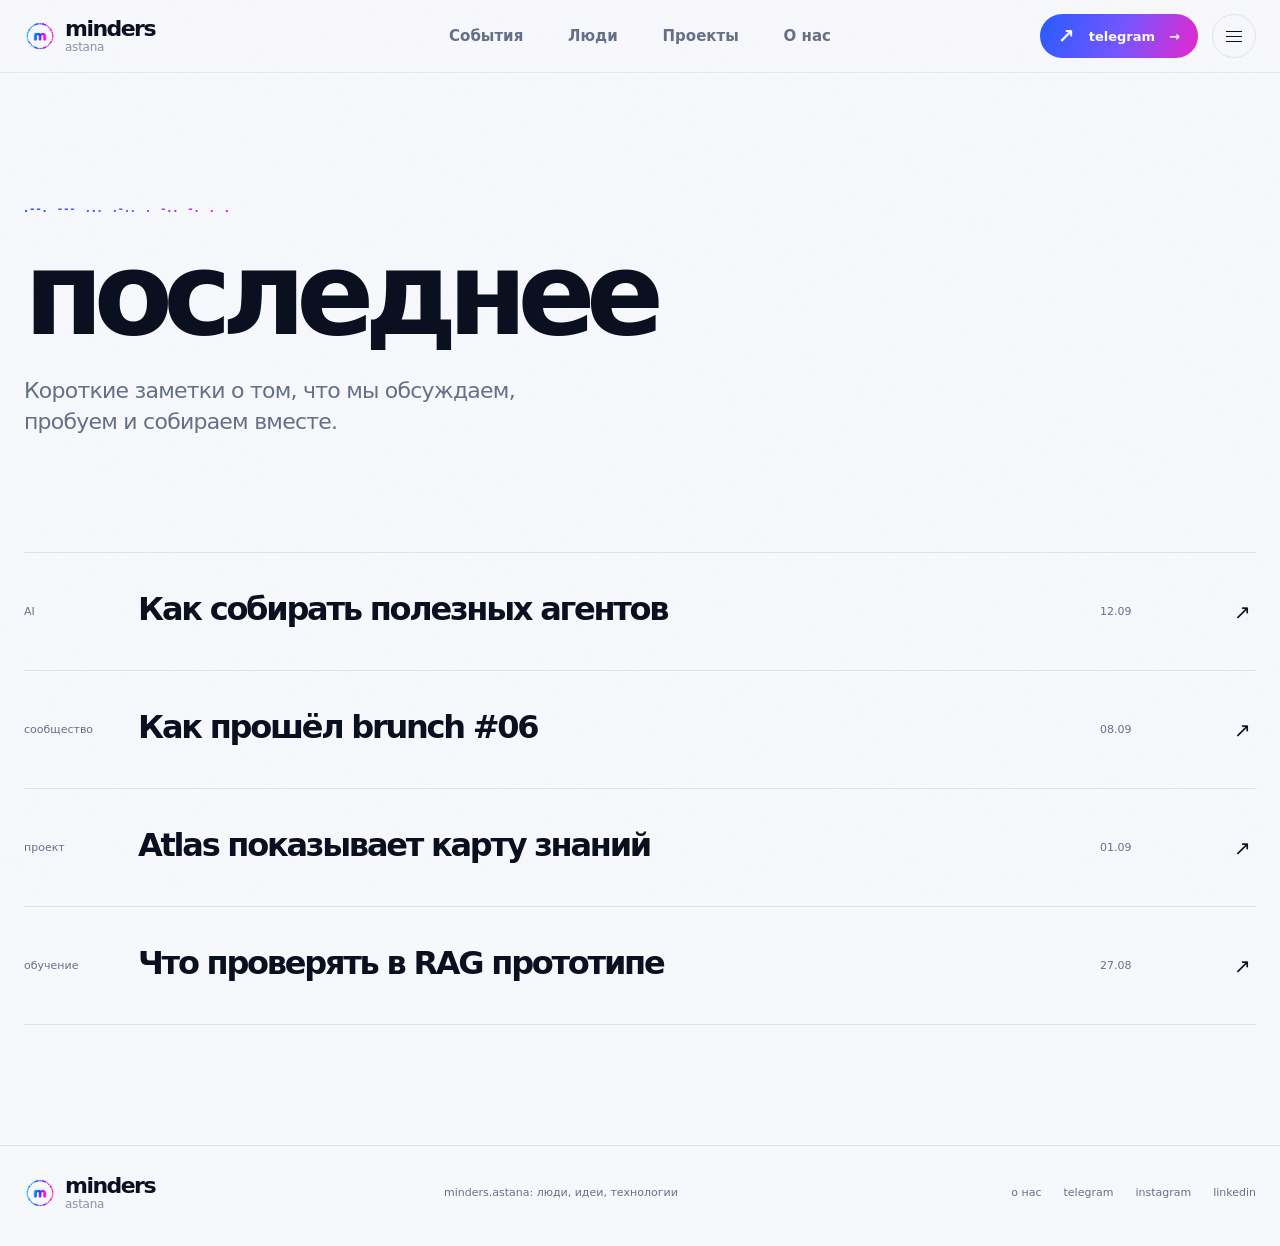
<file: news.html>
<!doctype html>
<html lang="ru">
  <head>
    <meta charset="utf-8"><meta name="viewport" content="width=device-width, initial-scale=1"><meta name="theme-color" content="#f7f8fc">
    <title>последнее | minders astana</title><meta name="description" content="Последнее из minders astana: разговоры, проекты и заметки сообщества."><meta property="og:type" content="website"><meta property="og:locale" content="ru_RU"><meta property="og:title" content="последнее | minders astana"><meta property="og:description" content="Что обсуждаем в minders astana."><meta property="og:image" content="https://minders.kz/assets/expo-sphere-qazexpocongress.webp"><link rel="icon" type="image/png" href="assets/minders-logo.png"><link rel="stylesheet" href="styles.css?v=20260909-2">
  </head>
  <body>
    <header class="site-header"><div class="container header-inner"><a class="wordmark" href="index.html" aria-label="minders astana"><span>minders</span><i aria-hidden="true"></i><small>astana</small></a><nav class="main-nav" aria-label="Основная навигация"><a class="nav-primary" href="events.html">События</a><div class="nav-group"><a class="nav-primary" href="people.html">Люди</a><div class="nav-submenu"><a href="community.html">Сообщество</a></div></div><div class="nav-group"><a class="nav-primary" href="projects.html">Проекты</a><div class="nav-submenu"><a href="learning.html">Обучение</a></div></div><a class="nav-primary" href="about.html">О нас</a></nav><div class="header-actions"><a class="telegram-link" href="https://t.me/+SoZBXVPxmp1mYjRi" target="_blank" rel="noreferrer"><span class="telegram-mark" aria-hidden="true">↗</span>telegram <span aria-hidden="true">→</span></a><button class="menu-toggle" type="button" aria-expanded="false" aria-controls="mobile-menu"><span></span><span></span><span></span><span class="sr-only">Открыть меню</span></button></div></div><div id="mobile-menu" class="mobile-menu" hidden><div class="container mobile-menu-inner"><a class="nav-primary" href="events.html">События <span>↗</span></a><div class="mobile-menu-group"><a class="nav-primary" href="people.html">Люди <span>↗</span></a><div class="mobile-submenu"><a href="community.html">Сообщество <span>↗</span></a></div></div><div class="mobile-menu-group"><a class="nav-primary" href="projects.html">Проекты <span>↗</span></a><div class="mobile-submenu"><a href="learning.html">Обучение <span>↗</span></a></div></div><a class="nav-primary" href="about.html">О нас <span>↗</span></a></div></div></header>
    <main class="page-main"><div class="container"><div class="page-intro section-reveal"><p class="page-eyebrow page-morse" data-morse-label="последнее"><span class="sr-only">minders astana / последнее</span><span class="page-morse-code" data-morse-code aria-hidden="true"></span></p><h1 class="page-title">последнее</h1><p class="page-lede">Короткие заметки о том, что мы обсуждаем, пробуем и собираем вместе.</p></div><section class="section-reveal" aria-label="Последние публикации"><div class="page-list" data-collection="news" data-view="page"><a class="page-list-row" href="news.html"><small>AI</small><span><strong>Как собирать полезных агентов</strong><em>Разговоры и практики сообщества</em></span><time datetime="2026-09-12">12.09</time><b aria-hidden="true">↗</b></a><a class="page-list-row" href="news.html"><small>сообщество</small><span><strong>Как прошёл brunch #06</strong><em>Люди, идеи и разговоры</em></span><time datetime="2026-09-08">08.09</time><b aria-hidden="true">↗</b></a><a class="page-list-row" href="projects.html#atlas"><small>проект</small><span><strong>Atlas показывает карту знаний</strong><em>Проект участников</em></span><time datetime="2026-09-01">01.09</time><b aria-hidden="true">↗</b></a></div></section></div></main>
    <footer class="site-footer"><div class="container footer-inner"><a class="wordmark" href="index.html" aria-label="minders astana"><span>minders</span><i aria-hidden="true"></i><small>astana</small></a><p>minders.astana: люди, идеи, технологии</p><div class="footer-links"><a href="about.html">о нас</a><a href="https://t.me/+SoZBXVPxmp1mYjRi" target="_blank" rel="noreferrer">telegram</a><a href="#">instagram</a><a href="#">linkedin</a></div></div></footer><script src="script.js?v=20260909-2" defer></script>
  </body>
</html>
</file>
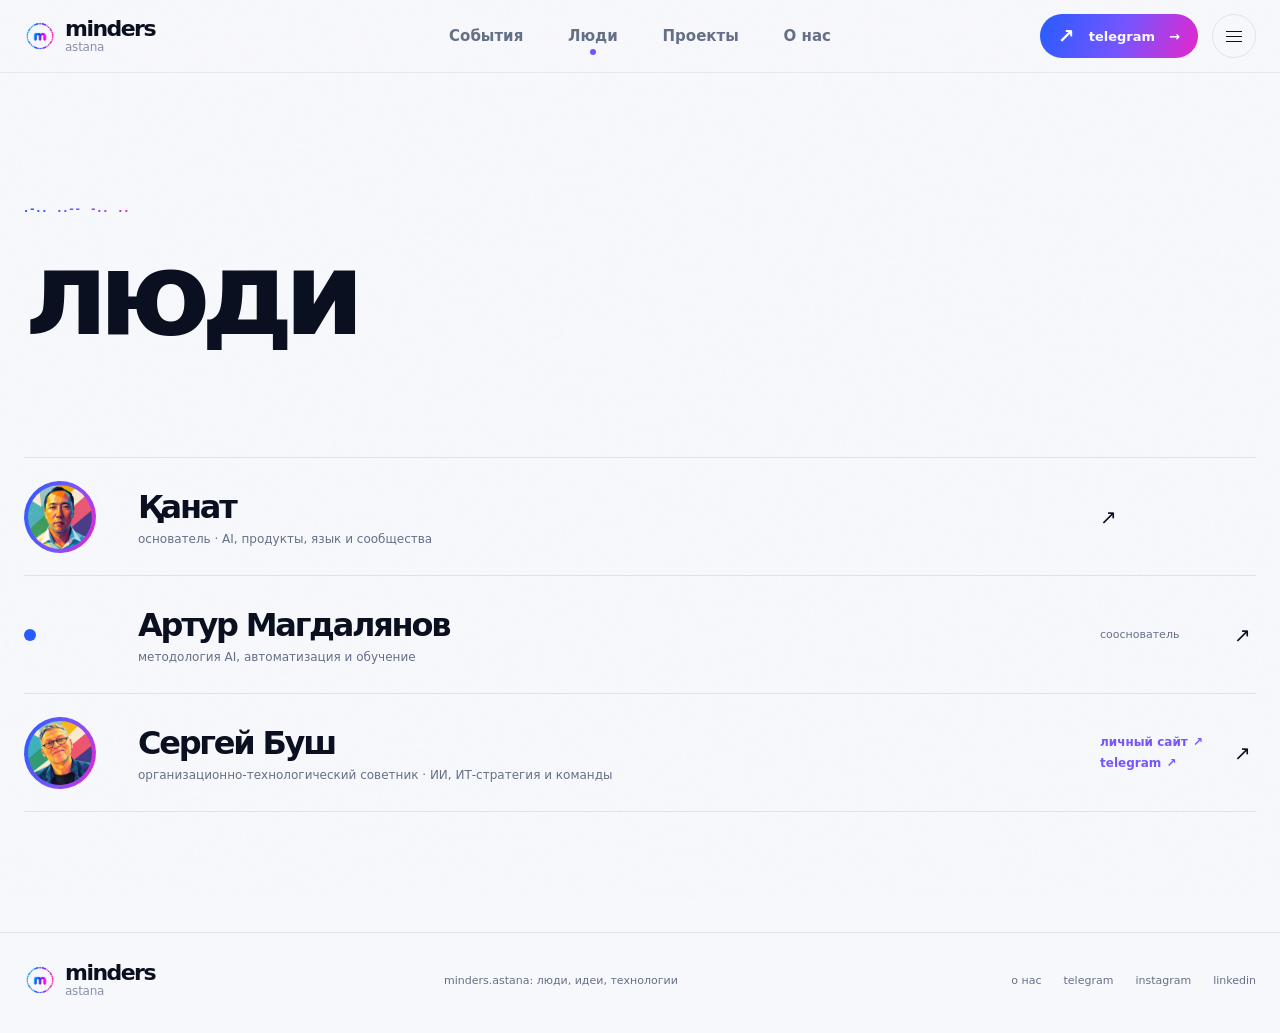
<file: people.html>
<!doctype html>
<html lang="ru">
  <head>
    <meta charset="utf-8"><meta name="viewport" content="width=device-width, initial-scale=1"><meta name="theme-color" content="#f7f8fc">
    <title>люди | minders astana</title><meta name="description" content="Люди minders astana: те, кто хочет понять, как устроены технологии."><meta property="og:type" content="website"><meta property="og:locale" content="ru_RU"><meta property="og:title" content="люди | minders astana"><meta property="og:description" content="Люди, которые хотят понять, как устроены технологии."><meta property="og:image" content="https://minders.kz/assets/kanat-bazaraly.jpeg"><link rel="icon" type="image/png" href="assets/minders-logo.png"><link rel="stylesheet" href="styles.css?v=20260913-1">
  </head>
  <body>
    <header class="site-header"><div class="container header-inner"><a class="wordmark" href="index.html" aria-label="minders astana"><span>minders</span><i aria-hidden="true"></i><small>astana</small></a><nav class="main-nav" aria-label="Основная навигация"><a class="nav-primary" href="events.html">События</a><div class="nav-group is-active"><a class="nav-primary" href="people.html" aria-current="page">Люди</a><div class="nav-submenu"><a href="community.html">Сообщество</a></div></div><div class="nav-group"><a class="nav-primary" href="projects.html">Проекты</a><div class="nav-submenu"><a href="learning.html">Обучение</a></div></div><a class="nav-primary" href="about.html">О нас</a></nav><div class="header-actions"><a class="telegram-link" href="https://t.me/+SoZBXVPxmp1mYjRi" target="_blank" rel="noreferrer"><span class="telegram-mark" aria-hidden="true">↗</span>telegram <span aria-hidden="true">→</span></a><button class="menu-toggle" type="button" aria-expanded="false" aria-controls="mobile-menu"><span></span><span></span><span></span><span class="sr-only">Открыть меню</span></button></div></div><div id="mobile-menu" class="mobile-menu" hidden><div class="container mobile-menu-inner"><a class="nav-primary" href="events.html">События <span>↗</span></a><div class="mobile-menu-group is-active"><a class="nav-primary" href="people.html" aria-current="page">Люди <span>↗</span></a><div class="mobile-submenu"><a href="community.html">Сообщество <span>↗</span></a></div></div><div class="mobile-menu-group"><a class="nav-primary" href="projects.html">Проекты <span>↗</span></a><div class="mobile-submenu"><a href="learning.html">Обучение <span>↗</span></a></div></div><a class="nav-primary" href="about.html">О нас <span>↗</span></a></div></div></header>
    <main class="page-main"><div class="container"><div class="page-intro section-reveal"><p class="page-eyebrow page-morse" data-morse-label="люди"><span class="sr-only">minders astana / люди</span><span class="page-morse-code" data-morse-code aria-hidden="true"></span></p><h1 class="page-title">люди</h1></div><section class="section-reveal" aria-label="Люди сообщества"><div class="page-list" data-collection="people" data-view="page"><div class="page-list-row person-list-row"><span class="person-list-portrait"><img src="assets/kanat-bazaraly.jpeg" alt="Қанат" width="640" height="640" loading="lazy" decoding="async"></span><span><strong>Қанат</strong><em>основатель · AI, продукты, язык и сообщества</em></span><b aria-hidden="true">↗</b></div><div class="page-list-row person-list-row person-list-row-with-links"><span class="person-list-main"><span class="person-list-portrait"><img src="assets/sergey-bush-avatar.png" alt="Сергей Буш" width="640" height="640" loading="lazy" decoding="async"></span><span><strong>Сергей Буш</strong><em>организационно-технологический советник · ИИ, ИТ-стратегия и команды</em></span></span><span class="person-list-links"><a class="person-list-secondary" href="https://bush10.org/bushsergey_ru/" target="_blank" rel="noreferrer">личный сайт <span aria-hidden="true">↗</span></a><a class="person-list-secondary" href="https://t.me/buschgau" target="_blank" rel="noreferrer">telegram <span aria-hidden="true">↗</span></a></span><b aria-hidden="true">↗</b></div></div></section></div></main>
    <footer class="site-footer"><div class="container footer-inner"><a class="wordmark" href="index.html" aria-label="minders astana"><span>minders</span><i aria-hidden="true"></i><small>astana</small></a><p>minders.astana: люди, идеи, технологии</p><div class="footer-links"><a href="about.html">о нас</a><a href="https://t.me/+SoZBXVPxmp1mYjRi" target="_blank" rel="noreferrer">telegram</a><a href="#">instagram</a><a href="#">linkedin</a></div></div></footer><script src="script.js?v=20260913-1" defer></script>
  </body>
</html>
</file>
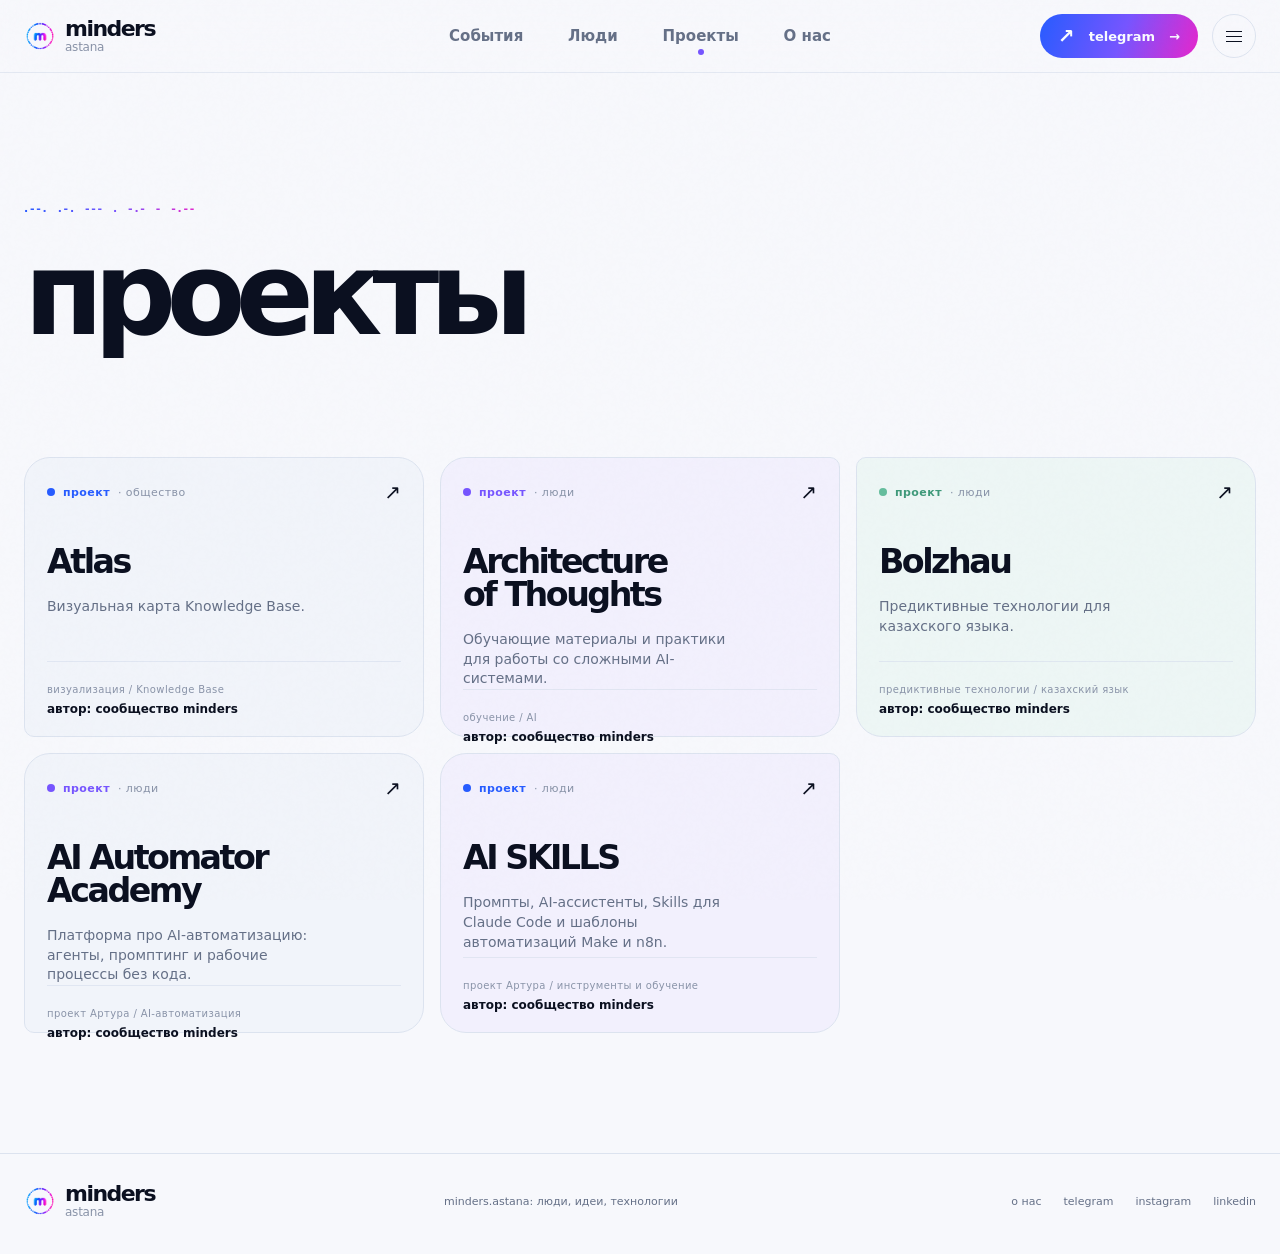
<file: projects.html>
<!doctype html>
<html lang="ru">
  <head>
    <meta charset="utf-8"><meta name="viewport" content="width=device-width, initial-scale=1"><meta name="theme-color" content="#f7f8fc">
    <title>проекты | minders astana</title><meta name="description" content="Проекты участников minders astana: открытый код, AI, городские технологии и эксперименты."><meta property="og:type" content="website"><meta property="og:locale" content="ru_RU"><meta property="og:title" content="проекты | minders astana"><meta property="og:description" content="Идеи выходят из разговоров и становятся проектами."><meta property="og:image" content="https://minders.kz/assets/expo-sphere-qazexpocongress.webp"><link rel="icon" type="image/png" href="assets/minders-logo.png"><link rel="stylesheet" href="styles.css?v=20260913-1">
  </head>
  <body>
    <header class="site-header"><div class="container header-inner"><a class="wordmark" href="index.html" aria-label="minders astana"><span>minders</span><i aria-hidden="true"></i><small>astana</small></a><nav class="main-nav" aria-label="Основная навигация"><a class="nav-primary" href="events.html">События</a><div class="nav-group"><a class="nav-primary" href="people.html">Люди</a><div class="nav-submenu"><a href="community.html">Сообщество</a></div></div><div class="nav-group is-active"><a class="nav-primary" href="projects.html" aria-current="page">Проекты</a><div class="nav-submenu"><a href="learning.html">Обучение</a></div></div><a class="nav-primary" href="about.html">О нас</a></nav><div class="header-actions"><a class="telegram-link" href="https://t.me/+SoZBXVPxmp1mYjRi" target="_blank" rel="noreferrer"><span class="telegram-mark" aria-hidden="true">↗</span>telegram <span aria-hidden="true">→</span></a><button class="menu-toggle" type="button" aria-expanded="false" aria-controls="mobile-menu"><span></span><span></span><span></span><span class="sr-only">Открыть меню</span></button></div></div><div id="mobile-menu" class="mobile-menu" hidden><div class="container mobile-menu-inner"><a class="nav-primary" href="events.html">События <span>↗</span></a><div class="mobile-menu-group"><a class="nav-primary" href="people.html">Люди <span>↗</span></a><div class="mobile-submenu"><a href="community.html">Сообщество <span>↗</span></a></div></div><div class="mobile-menu-group is-active"><a class="nav-primary" href="projects.html" aria-current="page">Проекты <span>↗</span></a><div class="mobile-submenu"><a href="learning.html">Обучение <span>↗</span></a></div></div><a class="nav-primary" href="about.html">О нас <span>↗</span></a></div></div></header>
    <main class="page-main"><div class="container"><div class="page-intro section-reveal"><p class="page-eyebrow page-morse" data-morse-label="проекты"><span class="sr-only">minders astana / проекты</span><span class="page-morse-code" data-morse-code aria-hidden="true"></span></p><h1 class="page-title">проекты</h1></div><section class="section-reveal" aria-label="Проекты сообщества"><div class="projects-cards" data-collection="projects" data-view="page"><a class="project-card project-card-mark-blue" id="atlas" href="projects.html#atlas"><span class="project-card-top"><small class="project-card-category"><span class="project-mark mark-blue" aria-hidden="true"></span>визуализация</small><b aria-hidden="true">↗</b></span><span class="project-card-body"><strong>Atlas</strong><em>Визуальная карта Knowledge Base.</em></span><span class="project-card-footer"><small>визуализация / Knowledge Base</small><span>автор: сообщество minders</span></span></a><a class="project-card project-card-mark-violet" id="architecture-of-thoughts" href="projects.html#architecture-of-thoughts"><span class="project-card-top"><small class="project-card-category"><span class="project-mark mark-violet" aria-hidden="true"></span>обучение</small><b aria-hidden="true">↗</b></span><span class="project-card-body"><strong>Architecture of Thoughts</strong><em>Обучающие материалы и практики для работы со сложными AI-системами.</em></span><span class="project-card-footer"><small>обучение / AI</small><span>автор: Артур Магдалянов</span></span></a><a class="project-card project-card-mark-mint" id="bolzhau" href="projects.html#bolzhau"><span class="project-card-top"><small class="project-card-category"><span class="project-mark mark-mint" aria-hidden="true"></span>продукт</small><b aria-hidden="true">↗</b></span><span class="project-card-body"><strong>Bolzhau</strong><em>Предиктивные технологии для казахского языка.</em></span><span class="project-card-footer"><small>предиктивные технологии / казахский язык</small><span>автор: Қанат Базаралы</span></span></a><a class="project-card project-card-mark-violet" id="ai-automator-academy" href="https://platformai.gurugo.me" target="_blank" rel="noreferrer"><span class="project-card-top"><small class="project-card-category"><span class="project-mark mark-violet" aria-hidden="true"></span>обучение</small><b aria-hidden="true">↗</b></span><span class="project-card-body"><strong>AI Automator Academy</strong><em>Платформа про AI-автоматизацию: агенты, промптинг и рабочие процессы без кода.</em></span><span class="project-card-footer"><small>проект Артура / AI-автоматизация</small><span>автор: Артур Магдалянов</span></span></a><a class="project-card project-card-mark-blue" id="ai-skills" href="https://aiskills.team" target="_blank" rel="noreferrer"><span class="project-card-top"><small class="project-card-category"><span class="project-mark mark-blue" aria-hidden="true"></span>обучение</small><b aria-hidden="true">↗</b></span><span class="project-card-body"><strong>AI SKILLS</strong><em>Промпты, AI-ассистенты, Skills для Claude Code и шаблоны автоматизаций Make и n8n.</em></span><span class="project-card-footer"><small>проект Артура / инструменты и обучение</small><span>автор: Артур Магдалянов</span></span></a><a class="project-card project-card-mark-blue" id="app321" href="https://bush10.org/app321/" target="_blank" rel="noreferrer"><span class="project-card-top"><small class="project-card-category"><span class="project-mark mark-blue" aria-hidden="true"></span>продукт</small><b aria-hidden="true">↗</b></span><span class="project-card-body"><strong>app321</strong><em>Компактная основа для CRM, ERP и бизнес-процессов с возможностью доработки с ИИ.</em></span><span class="project-card-footer"><small>продукт / Сергей Буш</small><span>автор: Сергей Буш</span></span></a><a class="project-card project-card-mark-mint" id="waterman" href="https://hardsoft321.org/ru/billing/" target="_blank" rel="noreferrer"><span class="project-card-top"><small class="project-card-category"><span class="project-mark mark-mint" aria-hidden="true"></span>продукт</small><b aria-hidden="true">↗</b></span><span class="project-card-body"><strong>ВАТЕРМАН</strong><em>Биллинг для водоканалов.</em></span><span class="project-card-footer"><small>продукт / Сергей Буш</small><span>автор: Сергей Буш</span></span></a><a class="project-card project-card-mark-violet" id="billing321" href="https://hardsoft321.org/ru/billing/" target="_blank" rel="noreferrer"><span class="project-card-top"><small class="project-card-category"><span class="project-mark mark-violet" aria-hidden="true"></span>продукт</small><b aria-hidden="true">↗</b></span><span class="project-card-body"><strong>Биллинг321</strong><em>Развитие биллинга на смену ВАТЕРМАНУ; доступно демо.</em></span><span class="project-card-footer"><small>новый продукт / Сергей Буш</small><span>автор: Сергей Буш</span></span></a><a class="project-card project-card-mark-blue" id="it-strategy321" href="https://bush10.org/it-strategy321/" target="_blank" rel="noreferrer"><span class="project-card-top"><small class="project-card-category"><span class="project-mark mark-blue" aria-hidden="true"></span>практика</small><b aria-hidden="true">↗</b></span><span class="project-card-body"><strong>IT-Strategy321</strong><em>Цифровые и операционные риски, стоимость и управляемость ИТ.</em></span><span class="project-card-footer"><small>практика / Сергей Буш</small><span>автор: Сергей Буш</span></span></a><a class="project-card project-card-mark-mint" id="bizopsdev321" href="https://bush10.org/bizopsdev321/" target="_blank" rel="noreferrer"><span class="project-card-top"><small class="project-card-category"><span class="project-mark mark-mint" aria-hidden="true"></span>практика</small><b aria-hidden="true">↗</b></span><span class="project-card-body"><strong>BizOpsDev321</strong><em>Команды, объединяющие бизнес, эксплуатацию и развитие.</em></span><span class="project-card-footer"><small>практика / Сергей Буш</small><span>автор: Сергей Буш</span></span></a><a class="project-card project-card-mark-violet" id="bizopsvibe321" href="https://bush10.org/bizopsvibe321/" target="_blank" rel="noreferrer"><span class="project-card-top"><small class="project-card-category"><span class="project-mark mark-violet" aria-hidden="true"></span>практика</small><b aria-hidden="true">↗</b></span><span class="project-card-body"><strong>BizOpsVibe321</strong><em>ИИ-прототипирование и усиление команд.</em></span><span class="project-card-footer"><small>практика / Сергей Буш</small><span>автор: Сергей Буш</span></span></a></div></section></div></main>
    <footer class="site-footer"><div class="container footer-inner"><a class="wordmark" href="index.html" aria-label="minders astana"><span>minders</span><i aria-hidden="true"></i><small>astana</small></a><p>minders.astana: люди, идеи, технологии</p><div class="footer-links"><a href="about.html">о нас</a><a href="https://t.me/+SoZBXVPxmp1mYjRi" target="_blank" rel="noreferrer">telegram</a><a href="#">instagram</a><a href="#">linkedin</a></div></div></footer><script src="script.js?v=20260913-1" defer></script>
  </body>
</html>
</file>
<file: styles.css>
:root {
  color-scheme: light dark;
  --paper: #f7f8fc;
  --paper-soft: #eef2f8;
  --paper-warm: #fbf7f1;
  --ink: #0b1020;
  --muted: #657087;
  --faint: #8993a8;
  --line: #dce3ef;
  --blue: #275cff;
  --violet: #7655ff;
  --pink: #e726cc;
  --brand-gradient: linear-gradient(110deg, var(--blue) 0%, var(--violet) 52%, var(--pink) 100%);
  --cyan: #d8f5ff;
  --lavender: #e9e1ff;
  --mint: #d9f3e7;
  --peach: #ffe6d1;
  --navy: #111a35;
  --white: #ffffff;
  --max: 1240px;
  --radius: 28px;
  --ease: cubic-bezier(.2, .75, .25, 1);
}

@media (prefers-color-scheme: dark) {
  :root {
    --paper: #0d1326;
    --paper-soft: #131c34;
    --paper-warm: #19172a;
    --ink: #f4f6ff;
    --muted: #aab4c9;
    --faint: #8490aa;
    --line: #29344f;
    --cyan: #183b49;
    --lavender: #2a2148;
    --mint: #19392f;
    --peach: #4a3026;
    --white: #11182e;
  }
}

* {
  box-sizing: border-box;
}

html {
  scroll-behavior: smooth;
}

body {
  margin: 0;
  min-width: 320px;
  overflow-x: hidden;
  background: var(--paper);
  color: var(--ink);
  font-family: system-ui, -apple-system, BlinkMacSystemFont, "Segoe UI", sans-serif;
  font-weight: 500;
  -webkit-font-smoothing: antialiased;
  text-rendering: optimizeLegibility;
}

body::before {
  content: "";
  position: fixed;
  inset: 0;
  z-index: 60;
  pointer-events: none;
  opacity: .14;
  background-image: url("data:image/svg+xml,%3Csvg viewBox='0 0 160 160' xmlns='http://www.w3.org/2000/svg'%3E%3Cfilter id='n'%3E%3CfeTurbulence type='fractalNoise' baseFrequency='.92' numOctaves='4' stitchTiles='stitch'/%3E%3C/filter%3E%3Crect width='100%25' height='100%25' filter='url(%23n)' opacity='.06'/%3E%3C/svg%3E");
  mix-blend-mode: multiply;
}

@media (prefers-color-scheme: dark) {
  body::before {
    opacity: .1;
    mix-blend-mode: screen;
  }
}

img {
  display: block;
  max-width: 100%;
}

a {
  color: inherit;
  text-decoration: none;
}

button,
a {
  -webkit-tap-highlight-color: transparent;
}

button,
input {
  font: inherit;
}

button {
  color: inherit;
}

a:focus-visible,
button:focus-visible {
  outline: 3px solid var(--pink);
  outline-offset: 4px;
}

.container {
  width: min(calc(100% - 48px), var(--max));
  margin-inline: auto;
}

.sr-only {
  position: absolute;
  width: 1px;
  height: 1px;
  padding: 0;
  margin: -1px;
  overflow: hidden;
  clip: rect(0, 0, 0, 0);
  white-space: nowrap;
  border: 0;
}

.site-header {
  position: sticky;
  top: 0;
  z-index: 30;
  border-bottom: 1px solid color-mix(in srgb, var(--line) 75%, transparent);
  background: color-mix(in srgb, var(--paper) 88%, transparent);
  backdrop-filter: blur(18px);
  -webkit-backdrop-filter: blur(18px);
}

.header-inner {
  min-height: 72px;
  display: grid;
  grid-template-columns: 1fr auto 1fr;
  align-items: center;
  gap: 24px;
}

.wordmark {
  width: max-content;
  display: grid;
  grid-template-columns: 32px auto;
  grid-template-rows: auto auto;
  column-gap: 9px;
  row-gap: 1px;
  align-items: center;
  font-size: 22px;
  font-weight: 700;
  letter-spacing: -.07em;
  line-height: .88;
}

.wordmark > span {
  grid-column: 2;
  grid-row: 1;
}

.wordmark i {
  grid-column: 1;
  grid-row: 1 / span 2;
  width: 32px;
  height: 32px;
  display: block;
  background: url("assets/minders-logo.webp") center / contain no-repeat;
}

.wordmark small {
  grid-column: 2;
  grid-row: 2;
  margin-top: 1px;
  color: var(--faint);
  font-size: 12px;
  font-weight: 500;
  letter-spacing: -.02em;
  line-height: 1;
}

.main-nav {
  display: flex;
  align-items: center;
  gap: clamp(24px, 3.5vw, 48px);
  font-size: 15px;
  font-weight: 600;
  color: var(--muted);
}

.nav-group {
  position: relative;
}

.main-nav a,
.footer-links a {
  transition: color .3s var(--ease), transform .3s var(--ease);
}

.main-nav .nav-primary {
  position: relative;
  display: inline-flex;
  align-items: center;
  min-height: 34px;
  color: var(--muted);
}

.main-nav .nav-primary::before,
.main-nav .nav-submenu a[aria-current="page"]::before {
  content: "";
  position: absolute;
  width: 6px;
  height: 6px;
  border-radius: 50%;
  background: var(--violet);
  opacity: 0;
  transform: translateX(-50%) scale(.5);
  transition: opacity .25s var(--ease), transform .25s var(--ease);
}

.main-nav .nav-primary::before {
  top: auto;
  bottom: -2px;
  left: 50%;
}

.main-nav .nav-primary[aria-current="page"]::before,
.main-nav .nav-group.is-active > .nav-primary::before {
  opacity: 1;
  transform: translateX(-50%) scale(1);
}

.main-nav .nav-primary:hover,
.main-nav .nav-primary:focus-visible,
.footer-links a:hover {
  color: var(--ink);
  transform: translateY(-1px);
}

.nav-submenu {
  position: absolute;
  top: calc(100% + 9px);
  left: -18px;
  z-index: 20;
  min-width: 148px;
  display: grid;
  gap: 2px;
  padding: 9px;
  border: 1px solid var(--line);
  border-radius: 16px;
  background: color-mix(in srgb, var(--paper) 92%, transparent);
  box-shadow: 0 14px 34px rgba(63, 76, 131, .12);
  backdrop-filter: blur(16px);
  -webkit-backdrop-filter: blur(16px);
  opacity: 0;
  visibility: hidden;
  pointer-events: none;
  transform: translateY(-5px);
  transition: opacity .25s var(--ease), transform .25s var(--ease), visibility .25s var(--ease);
}

.nav-group:hover .nav-submenu,
.nav-group:focus-within .nav-submenu {
  opacity: 1;
  visibility: visible;
  pointer-events: auto;
  transform: translateY(0);
}

.nav-submenu a {
  position: relative;
  display: block;
  padding: 8px 10px;
  border-radius: 9px;
  color: var(--muted);
  font-size: 13px;
  font-weight: 500;
  white-space: nowrap;
}

.nav-submenu a:hover,
.nav-submenu a:focus-visible,
.nav-submenu a[aria-current="page"] {
  color: var(--ink);
  background: var(--paper-soft);
}

.nav-submenu a[aria-current="page"] {
  padding-bottom: 14px;
}

.main-nav .nav-submenu a[aria-current="page"]::before {
  top: auto;
  right: auto;
  bottom: 4px;
  left: 50%;
  opacity: 1;
  transform: translateX(-50%) scale(1);
}

.header-actions {
  justify-self: end;
  display: flex;
  align-items: center;
  gap: 14px;
}

.telegram-link,
.button {
  min-height: 44px;
  display: inline-flex;
  align-items: center;
  justify-content: center;
  gap: 14px;
  border-radius: 999px;
  white-space: nowrap;
  font-size: 13px;
  font-weight: 600;
  transition: transform .35s var(--ease), box-shadow .35s var(--ease), background-color .35s var(--ease);
}

.telegram-link {
  padding: 0 18px;
  color: #f9fbff;
  background: var(--brand-gradient);
}

.telegram-link:hover,
.button:hover {
  transform: translateY(-3px);
  box-shadow: 0 12px 24px rgba(16, 27, 56, .16);
}

.telegram-link:active,
.button:active {
  transform: translateY(-1px) scale(.98);
}

.telegram-mark {
  font-size: 20px;
  line-height: 1;
}

.menu-toggle {
  width: 44px;
  height: 44px;
  display: inline-grid;
  place-content: center;
  gap: 4px;
  padding: 0;
  border: 1px solid var(--line);
  border-radius: 50%;
  background: transparent;
  cursor: pointer;
}

.menu-toggle span:not(.sr-only) {
  width: 16px;
  height: 1px;
  display: block;
  background: currentColor;
  transition: transform .3s var(--ease), opacity .3s var(--ease);
}

.mobile-menu {
  border-top: 1px solid var(--line);
  background: var(--paper);
}

.mobile-menu-inner {
  display: grid;
  padding: 12px 0 24px;
}

.mobile-menu-inner > .nav-primary,
.mobile-menu-group {
  border-bottom: 1px solid var(--line);
}

.mobile-menu a {
  position: relative;
  display: flex;
  justify-content: space-between;
  padding: 15px 0;
  font-size: 21px;
  font-weight: 600;
  letter-spacing: -.05em;
}

.mobile-menu .nav-primary {
  border-bottom: 0;
}

.mobile-menu .nav-primary::before,
.mobile-submenu a[aria-current="page"]::before {
  content: "";
  position: absolute;
  width: 7px;
  height: 7px;
  border-radius: 50%;
  background: var(--violet);
  opacity: 0;
  transform: scale(.5);
  transition: opacity .25s var(--ease), transform .25s var(--ease);
}

.mobile-menu .nav-primary::before {
  top: auto;
  bottom: 7px;
  left: 0;
  transform: scale(.5);
}

.mobile-menu .nav-primary[aria-current="page"]::before,
.mobile-menu-group.is-active > .nav-primary::before {
  opacity: 1;
  transform: scale(1);
}

.mobile-submenu {
  display: grid;
  padding: 0 0 10px 20px;
}

.mobile-submenu a {
  padding: 8px 0;
  border: 0;
  color: var(--muted);
  font-size: 15px;
  font-weight: 500;
  letter-spacing: -.02em;
}

.mobile-submenu a[aria-current="page"] {
  padding-left: 16px;
  color: var(--ink);
}

.mobile-submenu a[aria-current="page"]::before {
  left: 0;
  top: 50%;
  opacity: 1;
  transform: translateY(-50%) scale(1);
}

.hero {
  min-height: calc(100dvh - 72px);
  display: grid;
  align-items: center;
  padding: clamp(42px, 6vw, 84px) 0 clamp(64px, 8vw, 112px);
}

.hero-grid {
  display: grid;
  grid-template-columns: minmax(320px, .78fr) minmax(480px, 1.22fr);
  align-items: center;
  gap: clamp(32px, 6vw, 92px);
}

.hero-copy {
  position: relative;
  z-index: 2;
  padding-bottom: 3vh;
}

.eyebrow,
.section-kicker,
.annotation,
.hero-event-label,
.hero-location,
.field-note,
.poster-top,
.poster-note,
.page-eyebrow {
  margin: 0;
  color: var(--muted);
  font-size: 10px;
  font-weight: 600;
  letter-spacing: .2em;
  line-height: 1.45;
  text-transform: uppercase;
}

.eyebrow {
  margin-bottom: clamp(24px, 4vh, 44px);
  color: var(--ink);
  letter-spacing: .25em;
}

.eyebrow span {
  color: var(--blue);
  padding-inline: 5px;
}

.hero-title,
.space-copy h2,
.event-copy h2,
.people-grid h2,
.projects-heading h2,
.learning-grid h2,
.latest-grid h2,
.invite-copy h2,
.page-title {
  margin: 0;
  color: var(--ink);
  font-weight: 700;
  letter-spacing: -.085em;
  line-height: .84;
}

.hero-title {
  max-width: 620px;
  font-size: clamp(4.8rem, 10.8vw, 9.7rem);
  font-weight: 600;
  letter-spacing: -.072em;
}

.hero-title span {
  background: linear-gradient(105deg, var(--violet), var(--blue) 62%, #2fa6ff);
  -webkit-background-clip: text;
  background-clip: text;
  color: transparent;
}

.hero-lede {
  max-width: 320px;
  margin: clamp(24px, 4vh, 36px) 0 30px;
  color: var(--muted);
  font-size: clamp(17px, 1.7vw, 22px);
  line-height: 1.34;
  letter-spacing: -.035em;
}

.button {
  padding: 0 22px;
}

.button-dark {
  color: #f9fbff;
  background: var(--navy);
}

.button-light {
  color: #fff;
  background: var(--brand-gradient);
}

.hero-visual {
  position: relative;
  min-height: clamp(470px, 51vw, 720px);
  isolation: isolate;
  overflow: hidden;
}

.hero-halo,
.hero-orbit,
.signal-node,
.signal-mark,
.hero-photo,
.hero-event,
.hero-location {
  position: absolute;
}

.hero-halo {
  border-radius: 50%;
  pointer-events: none;
}

.hero-halo-one {
  width: 78%;
  aspect-ratio: 1;
  top: 4%;
  left: 8%;
  z-index: -3;
  background: linear-gradient(140deg, rgba(86, 156, 255, .46), rgba(216, 197, 255, .52) 54%, rgba(255, 216, 232, .3));
  transform: translate3d(var(--mx, 0px), var(--my, 0px), 0);
  transition: transform .7s var(--ease);
}

.hero-halo-two {
  width: 30%;
  aspect-ratio: 1;
  top: -1%;
  right: -2%;
  z-index: -2;
  background: linear-gradient(135deg, rgba(199, 187, 255, .92), rgba(146, 196, 255, .84));
}

.hero-orbit {
  z-index: -1;
  border: 1px solid rgba(72, 106, 218, .38);
  border-radius: 50%;
  pointer-events: none;
}

.hero-orbit-one {
  width: 105%;
  aspect-ratio: 1;
  top: -12%;
  left: -13%;
  transform: rotate(-24deg);
}

.hero-orbit-two {
  width: 76%;
  aspect-ratio: 1;
  bottom: -8%;
  right: -5%;
  border-color: rgba(231, 38, 204, .26);
  transform: rotate(22deg);
}

.hero-photo {
  inset: 12% 8% 8% 2%;
  overflow: hidden;
  z-index: 1;
  border: 1px solid rgba(255, 255, 255, .78);
  border-radius: 52% 48% 49% 51% / 48% 51% 49% 52%;
  box-shadow: 0 26px 80px rgba(72, 102, 191, .16);
  transform: translate3d(var(--mx-photo, 0px), var(--my-photo, 0px), 0) rotate(2deg);
  transition: transform .7s var(--ease);
}

.hero-photo::after {
  content: "";
  position: absolute;
  inset: 0;
  background: linear-gradient(180deg, rgba(36, 82, 163, .02), rgba(10, 20, 47, .12));
  pointer-events: none;
}

.hero-photo img {
  width: 100%;
  height: 100%;
  object-fit: cover;
  object-position: 50% 52%;
  transform: scale(1.04);
}

.signal-mark {
  width: clamp(88px, 11vw, 142px);
  aspect-ratio: 1;
  top: 3%;
  left: 4%;
  z-index: 3;
  transform: translate3d(var(--mx-mark, 0px), var(--my-mark, 0px), 0) rotate(-8deg);
  transition: transform .7s var(--ease);
}

.signal-mark img {
  width: 100%;
  height: 100%;
  object-fit: contain;
}

.signal-node {
  width: 14px;
  aspect-ratio: 1;
  z-index: 4;
  border-radius: 50%;
  background: var(--blue);
  box-shadow: 0 0 0 6px rgba(39, 92, 255, .1);
  animation: signal-pulse 4.8s ease-in-out infinite;
}

.signal-node-a {
  top: 5%;
  right: 23%;
}

.signal-node-b {
  bottom: 18%;
  left: 0;
  background: var(--pink);
  box-shadow: 0 0 0 6px rgba(231, 38, 204, .1);
  animation-delay: -1.9s;
}

.signal-node-c {
  bottom: 8%;
  right: 17%;
  width: 10px;
  background: var(--violet);
  box-shadow: 0 0 0 5px rgba(118, 85, 255, .1);
  animation-delay: -3.2s;
}

.hero-location {
  right: 0;
  bottom: 12%;
  z-index: 4;
  display: grid;
  justify-items: start;
  gap: 13px;
  max-width: 105px;
}

.hero-location b,
.field-note i,
.poster-note i {
  width: 27px;
  height: 1px;
  display: block;
  background: currentColor;
}

.hero-location small {
  color: var(--muted);
  font-size: 10px;
  line-height: 1.6;
  letter-spacing: .03em;
}

.photo-credit {
  position: absolute;
  right: 2%;
  bottom: 1.5%;
  z-index: 4;
  margin: 0;
  color: var(--muted);
  font-size: 10px;
  letter-spacing: .04em;
  line-height: 1.4;
}

.morse-note {
  position: absolute;
  top: 10%;
  right: 8%;
  z-index: 4;
  color: transparent;
  background: var(--brand-gradient);
  -webkit-background-clip: text;
  background-clip: text;
  font-size: 9px;
  letter-spacing: .16em;
  line-height: 1;
  white-space: nowrap;
  opacity: .78;
}

.hero-event {
  right: -2%;
  bottom: 16%;
  z-index: 5;
  width: 178px;
  display: grid;
  gap: 13px;
  padding: 22px 21px 18px;
  border: 1px solid rgba(255, 255, 255, .8);
  border-radius: 25px;
  background: color-mix(in srgb, var(--paper) 89%, transparent);
  box-shadow: 0 22px 50px rgba(47, 62, 111, .14);
  backdrop-filter: blur(16px);
  -webkit-backdrop-filter: blur(16px);
  transform: rotate(2deg);
  transition: transform .4s var(--ease), box-shadow .4s var(--ease);
}

.hero-event:hover {
  transform: translateY(-6px) rotate(0deg);
  box-shadow: 0 28px 55px rgba(47, 62, 111, .2);
}

.hero-event-label {
  color: var(--faint);
  font-size: 9px;
  letter-spacing: .16em;
}

.hero-event strong {
  font-size: 17px;
  letter-spacing: -.06em;
  line-height: .98;
}

.hero-event small {
  color: var(--muted);
  font-size: 12px;
  line-height: 1.5;
}

.hero-event em {
  font-size: 22px;
  font-style: normal;
  line-height: .7;
}

.space-section {
  padding: clamp(100px, 14vw, 196px) 0 clamp(96px, 12vw, 168px);
  border-top: 1px solid color-mix(in srgb, var(--line) 65%, transparent);
}

.space-grid {
  display: grid;
  grid-template-columns: minmax(250px, .65fr) minmax(470px, 1.35fr);
  align-items: center;
  gap: clamp(40px, 8vw, 150px);
}

.space-copy {
  position: relative;
  z-index: 2;
}

.annotation {
  margin-bottom: 34px;
  color: var(--blue);
  font-size: 11px;
  letter-spacing: .04em;
  text-transform: none;
}

.space-copy h2,
.people-grid h2,
.projects-heading h2,
.invite-copy h2 {
  font-size: clamp(3.4rem, 6.2vw, 6.8rem);
}

.space-copy > p:not(.annotation),
.section-lede,
.event-description {
  max-width: 340px;
  margin: 28px 0 28px;
  color: var(--muted);
  font-size: 17px;
  line-height: 1.38;
  letter-spacing: -.03em;
}

.text-link {
  display: inline-flex;
  align-items: center;
  gap: 13px;
  color: var(--ink);
  font-size: 13px;
  font-weight: 600;
  border-bottom: 1px solid var(--ink);
  padding-bottom: 7px;
  transition: gap .35s var(--ease), color .35s var(--ease);
}

.text-link:hover {
  gap: 18px;
  color: var(--blue);
  border-color: var(--blue);
}

.bubble-field {
  position: relative;
  min-height: 470px;
  overflow: hidden;
}

.bubble,
.bubble-orb,
.bubble-curve {
  position: absolute;
}

.bubble {
  z-index: 2;
  display: grid;
  place-items: center;
  min-width: 104px;
  min-height: 54px;
  padding: 0 23px;
  border-radius: 999px;
  color: var(--ink);
  font-size: 14px;
  letter-spacing: -.035em;
  box-shadow: 0 8px 24px rgba(102, 105, 174, .08);
  transition: transform .45s var(--ease), box-shadow .45s var(--ease);
}

.bubble:hover {
  z-index: 4;
  box-shadow: 0 16px 30px rgba(102, 105, 174, .18);
  transform: translateY(-6px) rotate(-2deg) !important;
}

.bubble-ai { top: 11%; left: 8%; background: var(--cyan); transform: rotate(-4deg); }
.bubble-coffee { top: 3%; left: 37%; background: var(--lavender); transform: rotate(3deg); }
.bubble-people { top: 19%; right: 12%; background: var(--mint); transform: rotate(-2deg); }
.bubble-ideas { top: 38%; left: 26%; background: #f3dfff; transform: rotate(-5deg); }
.bubble-projects { top: 52%; left: 51%; background: #dfe9ff; transform: rotate(2deg); }
.bubble-talks { top: 68%; right: 17%; background: #efdafa; transform: rotate(-4deg); }

.bubble-orb {
  border-radius: 50%;
  pointer-events: none;
}

.orb-a {
  width: 190px;
  aspect-ratio: 1;
  top: 16%;
  right: 4%;
  background: linear-gradient(145deg, rgba(235, 225, 255, .62), rgba(207, 244, 255, .55));
}

.orb-b {
  width: 132px;
  aspect-ratio: 1;
  bottom: 8%;
  left: 0;
  background: linear-gradient(135deg, var(--blue), var(--violet) 55%, var(--pink));
  opacity: .9;
}

.bubble-curve {
  width: 245px;
  aspect-ratio: 1;
  left: 5%;
  bottom: -12%;
  border: 1px solid rgba(90, 119, 226, .27);
  border-radius: 50%;
}

.bubble-curve::after {
  content: "";
  position: absolute;
  width: 14px;
  height: 14px;
  top: -7px;
  right: 10%;
  border-radius: 50%;
  background: var(--violet);
}

.field-note {
  right: 0;
  bottom: 8%;
  z-index: 3;
  display: grid;
  gap: 13px;
  color: var(--faint);
  font-size: 10px;
  line-height: 1.45;
  letter-spacing: .1em;
}

.directory-section {
  border-top: 1px solid var(--line);
  border-bottom: 1px solid var(--line);
}

.directory-grid {
  display: grid;
  grid-template-columns: repeat(4, 1fr);
}

.directory-item {
  position: relative;
  min-height: 152px;
  display: grid;
  grid-template-columns: auto 1fr auto;
  grid-template-rows: auto auto auto;
  align-content: center;
  column-gap: 10px;
  padding: 24px 28px 24px 16px;
  border-right: 1px solid var(--line);
  transition: background-color .35s var(--ease), padding-left .35s var(--ease);
}

.directory-item:first-child {
  padding-left: 0;
}

.directory-item:last-child {
  border-right: 0;
}

.directory-item:hover {
  padding-left: 24px;
  background: color-mix(in srgb, var(--paper-soft) 60%, transparent);
}

.directory-item small {
  grid-column: 2;
  color: var(--faint);
  font-size: 11px;
}

.directory-item strong {
  grid-column: 2;
  margin-top: 6px;
  font-size: clamp(22px, 2.1vw, 30px);
  letter-spacing: -.07em;
}

.directory-item em {
  grid-column: 2;
  margin-top: 6px;
  color: var(--muted);
  font-size: 12px;
  font-style: normal;
}

.directory-item b {
  grid-column: 3;
  grid-row: 2 / span 2;
  align-self: center;
  font-size: 22px;
  font-weight: 400;
  transition: transform .35s var(--ease);
}

.directory-item:hover b {
  transform: translateX(5px);
}

.directory-dot {
  width: 9px;
  height: 9px;
  grid-row: 1;
  display: block;
  border-radius: 50%;
}

.dot-blue { background: var(--blue); }
.dot-violet { background: var(--violet); }
.dot-mint { background: #5fbf9a; }
.dot-peach { background: #eda775; }

.event-section {
  overflow: hidden;
  padding: clamp(104px, 13vw, 180px) 0 clamp(110px, 14vw, 200px);
  background: var(--paper-soft);
}

.event-grid {
  display: grid;
  grid-template-columns: minmax(280px, .75fr) minmax(460px, 1.25fr);
  align-items: center;
  gap: clamp(42px, 8vw, 132px);
}

.event-copy {
  position: relative;
  z-index: 2;
}

.section-kicker {
  margin-bottom: 35px;
  color: var(--blue);
}

.event-copy h2 {
  font-size: clamp(4rem, 6.6vw, 7.6rem);
}

.event-meta {
  display: grid;
  gap: 14px;
  margin: 38px 0 0;
}

.event-meta div {
  display: grid;
  grid-template-columns: 70px 1fr;
  gap: 12px;
  align-items: baseline;
}

.event-meta dt {
  color: var(--faint);
  font-size: 10px;
  letter-spacing: .12em;
  text-transform: uppercase;
}

.event-meta dd {
  margin: 0;
  color: var(--ink);
  font-size: 17px;
  letter-spacing: -.035em;
}

.event-description {
  margin-top: 30px;
}

.event-actions {
  display: flex;
  flex-wrap: wrap;
  align-items: center;
  gap: 26px;
  margin-top: 34px;
}

.poster-stage {
  position: relative;
  min-height: 600px;
  display: grid;
  place-items: center;
}

.poster-aura {
  position: absolute;
  width: min(480px, 78%);
  aspect-ratio: 1;
  border-radius: 50%;
  background: linear-gradient(135deg, rgba(176, 207, 255, .9), rgba(238, 209, 255, .8) 64%, rgba(255, 229, 210, .7));
}

.poster-signal {
  position: absolute;
  width: 14px;
  height: 14px;
  z-index: 3;
  border-radius: 50%;
  background: var(--pink);
}

.poster-signal::before {
  content: "";
  position: absolute;
  width: 1px;
  height: 132px;
  bottom: 7px;
  left: 7px;
  background: rgba(41, 74, 159, .4);
  transform: rotate(22deg);
  transform-origin: bottom;
}

.poster-signal-one { top: 18%; right: 25%; }
.poster-signal-two { bottom: 18%; left: 15%; background: var(--blue); }

.event-poster {
  position: relative;
  width: min(360px, 66vw);
  aspect-ratio: .69;
  z-index: 2;
  overflow: hidden;
  padding: 26px 28px;
  border: 1px solid rgba(197, 204, 221, .85);
  background: #f9faff;
  color: #11182e;
  box-shadow: 18px 26px 38px rgba(61, 72, 118, .17);
  transform: rotate(-6deg);
  transition: transform .55s var(--ease), box-shadow .55s var(--ease);
}

.event-poster:hover {
  transform: translateY(-10px) rotate(-2deg);
  box-shadow: 18px 38px 48px rgba(61, 72, 118, .21);
}

.event-poster-image {
  width: min(470px, 78vw);
  aspect-ratio: 1;
  padding: 0;
  transform: rotate(-3deg);
}

.event-poster-image:hover {
  transform: translateY(-10px) rotate(-1deg);
}

.event-poster-image::after {
  display: none;
}

.event-poster-image > img {
  width: 100%;
  height: 100%;
  display: block;
  object-fit: cover;
}

.poster-credit-image {
  right: 14px;
  bottom: 12px;
  padding: 4px 7px;
  border-radius: 999px;
  background: rgba(249, 250, 255, .78);
  color: rgba(17, 24, 46, .74);
  transform: none;
}

.event-poster::after {
  content: "";
  position: absolute;
  top: 0;
  right: 15%;
  width: 1px;
  height: 100%;
  background: rgba(26, 44, 91, .65);
  transform: rotate(8deg);
  transform-origin: top;
}

.poster-top {
  position: relative;
  z-index: 2;
  display: flex;
  justify-content: space-between;
  color: #11182e;
  font-size: 12px;
  letter-spacing: -.03em;
  text-transform: lowercase;
}

.event-poster h3 {
  position: relative;
  z-index: 2;
  margin: 63px 0 18px;
  font-size: clamp(41px, 5vw, 62px);
  font-weight: 800;
  letter-spacing: -.08em;
  line-height: .82;
}

.poster-rule {
  position: relative;
  z-index: 2;
  width: 22px;
  height: 1px;
  display: block;
  background: #11182e;
}

.event-poster p {
  position: relative;
  z-index: 2;
  margin: 26px 0 0;
  font-size: 12px;
  font-weight: 700;
  line-height: 1.42;
  letter-spacing: .04em;
}

.poster-photo {
  position: absolute;
  right: -12%;
  bottom: -2%;
  z-index: 1;
  width: 78%;
  aspect-ratio: .78;
  overflow: hidden;
  border-radius: 55% 45% 0 0;
  opacity: .96;
}

.poster-photo::after {
  content: "";
  position: absolute;
  inset: 0;
  background: linear-gradient(180deg, rgba(255, 255, 255, .22), transparent 44%, rgba(11, 22, 53, .2));
}

.poster-photo img {
  width: 100%;
  height: 100%;
  object-fit: cover;
  object-position: 51% 45%;
  transform: scale(1.35);
}

.event-poster > strong {
  position: absolute;
  bottom: 26px;
  left: 28px;
  z-index: 2;
  font-size: 15px;
  line-height: 1.05;
  letter-spacing: -.035em;
}

.poster-credit {
  position: absolute;
  right: 22px;
  bottom: 27px;
  z-index: 2;
  color: rgba(17, 24, 46, .68);
  font-size: 8px;
  letter-spacing: .03em;
  transform: rotate(-90deg) translateX(100%);
  transform-origin: right bottom;
}

.poster-note {
  position: absolute;
  right: 3%;
  bottom: 15%;
  z-index: 3;
  width: 190px;
  padding: 28px;
  color: var(--muted);
  background: color-mix(in srgb, var(--paper) 82%, transparent);
  border-radius: 47% 53% 49% 51% / 53% 46% 54% 47%;
  font-size: 11px;
  font-weight: 500;
  letter-spacing: .08em;
  line-height: 1.55;
  text-transform: none;
  transform: rotate(3deg);
  backdrop-filter: blur(12px);
  -webkit-backdrop-filter: blur(12px);
}

.poster-note span {
  color: var(--ink);
}

.poster-note i {
  margin-top: 14px;
}

.people-section {
  padding: clamp(110px, 15vw, 204px) 0 clamp(100px, 12vw, 164px);
}

.people-grid {
  display: grid;
  grid-template-columns: minmax(280px, .8fr) minmax(450px, 1.2fr);
  align-items: center;
  gap: clamp(44px, 9vw, 152px);
}

.people-constellation {
  position: relative;
  min-height: 440px;
}

.people-ring {
  position: absolute;
  width: 65%;
  aspect-ratio: 1;
  top: 8%;
  left: 14%;
  border: 1px solid rgba(118, 85, 255, .26);
  border-radius: 50%;
  transform: rotate(-17deg);
}

.people-ring::before,
.people-ring::after {
  content: "";
  position: absolute;
  width: 12px;
  height: 12px;
  border-radius: 50%;
}

.people-ring::before {
  top: 9%;
  right: 18%;
  background: var(--blue);
}

.people-ring::after {
  bottom: 5%;
  left: 19%;
  background: var(--pink);
}

.person {
  position: absolute;
  z-index: 2;
  display: grid;
  grid-template-columns: 56px auto;
  grid-template-rows: 1fr 1fr;
  column-gap: 13px;
  align-items: center;
}

.person span {
  width: 56px;
  height: 56px;
  aspect-ratio: 1 / 1;
  min-width: 0;
  min-height: 0;
  grid-row: 1 / span 2;
  display: grid;
  place-items: center;
  border-radius: 50%;
  color: var(--ink);
  font-size: 25px;
  font-weight: 700;
  background: linear-gradient(145deg, var(--cyan), var(--lavender));
}

.person strong {
  align-self: end;
  font-size: 18px;
  letter-spacing: -.06em;
}

.person small {
  align-self: start;
  color: var(--muted);
  font-size: 11px;
}

.person-two span { background: linear-gradient(145deg, #f7d9ff, #c9e5ff); }
.person-three span { background: linear-gradient(145deg, var(--peach), #e9d7ff); }
.person-four span { background: linear-gradient(145deg, #c7f4e5, #dbe4ff); }
.person-one { top: 10%; left: 7%; }
.person-two { top: 28%; right: 4%; }
.person-three { bottom: 17%; left: 24%; }
.person-four { right: 12%; bottom: 5%; }

.person-one span {
  overflow: hidden;
  padding: 3px;
  background: var(--brand-gradient);
}

.person-one span img {
  width: 100%;
  height: 100%;
  aspect-ratio: 1 / 1;
  display: block;
  border-radius: inherit;
  object-fit: cover;
}

.projects-section {
  padding: clamp(100px, 13vw, 184px) 0;
  background: var(--paper-soft);
}

.projects-grid {
  display: grid;
  grid-template-columns: minmax(270px, .78fr) minmax(460px, 1.22fr);
  align-items: start;
  gap: clamp(52px, 11vw, 190px);
}

.project-list {
  padding-top: 26px;
}

.project-row {
  display: grid;
  grid-template-columns: 16px 1fr auto;
  align-items: center;
  gap: 18px;
  min-height: 100px;
  border-bottom: 1px solid var(--line);
  transition: padding-left .35s var(--ease), background-color .35s var(--ease);
}

.project-row:first-child {
  border-top: 1px solid var(--line);
}

.project-row:hover {
  padding-left: 12px;
  background: color-mix(in srgb, var(--paper) 55%, transparent);
}

.project-mark {
  width: 12px;
  height: 12px;
  display: block;
  border-radius: 50%;
}

.mark-blue { background: var(--blue); }
.mark-violet { background: var(--violet); }
.mark-mint { background: #65bd9d; }

.project-row strong,
.project-row small {
  display: block;
}

.project-row strong {
  font-size: 24px;
  letter-spacing: -.07em;
}

.project-row small {
  margin-top: 5px;
  color: var(--muted);
  font-size: 12px;
}

.project-row .project-author,
.page-list-row .project-author {
  margin-top: 8px;
  color: var(--violet);
  font-size: 11px;
  font-weight: 650;
}

.project-row b {
  font-size: 21px;
  font-weight: 400;
}

.projects-cards {
  display: grid;
  grid-template-columns: repeat(3, minmax(0, 1fr));
  gap: 16px;
  margin-top: 20px;
}

.project-card {
  height: 280px;
  min-height: 0;
  display: flex;
  flex-direction: column;
  padding: 22px 22px 20px;
  border: 1px solid var(--line);
  border-radius: 26px 26px 26px 10px;
  background: color-mix(in srgb, var(--paper-soft) 62%, var(--paper));
  color: inherit;
  transition: transform .35s var(--ease), background-color .35s var(--ease), box-shadow .35s var(--ease);
}

.project-card:nth-child(3n + 2) {
  border-radius: 26px 10px 26px 26px;
  background: color-mix(in srgb, var(--lavender) 36%, var(--paper));
}

.project-card:nth-child(3n) {
  border-radius: 10px 26px 26px 26px;
  background: color-mix(in srgb, var(--mint) 34%, var(--paper));
}

.project-card:hover,
.project-card:focus-visible {
  transform: translateY(-6px);
  background: var(--paper-soft);
  box-shadow: 0 18px 36px rgba(63, 76, 131, .12);
}

.project-card-top,
.project-card-category {
  display: flex;
  align-items: center;
}

.project-card-top {
  justify-content: space-between;
  gap: 16px;
}

.project-card-top > b {
  font-size: 20px;
  font-weight: 400;
}

.project-card-category {
  gap: 8px;
  color: var(--muted);
  font-size: 11px;
  font-weight: 650;
  letter-spacing: .04em;
  text-transform: lowercase;
}

.project-card-category::after {
  content: " · люди";
  color: var(--faint);
  font-weight: 500;
}

.project-card#atlas .project-card-category::after {
  content: " · общество";
}

.project-card-category .project-mark {
  width: 8px;
  height: 8px;
}

.project-card-mark-blue .project-card-category { color: var(--blue); }
.project-card-mark-violet .project-card-category { color: var(--violet); }
.project-card-mark-mint .project-card-category { color: #3f997a; }

.project-card-body {
  display: block;
  margin-top: 42px;
}

.project-card-body strong {
  display: block;
  font-size: clamp(24px, 2.6vw, 36px);
  letter-spacing: -.075em;
  line-height: .98;
  text-wrap: balance;
}

.project-card-body em {
  display: block;
  max-width: 31ch;
  margin-top: 18px;
  color: var(--muted);
  font-size: 14px;
  font-style: normal;
  line-height: 1.42;
}

.project-card-footer {
  display: grid;
  gap: 7px;
  margin-top: auto;
  padding-top: 22px;
  border-top: 1px solid color-mix(in srgb, var(--line) 76%, transparent);
}

.project-card-footer small {
  color: var(--faint);
  font-size: 10px;
  letter-spacing: .04em;
}

.project-card-footer > span {
  color: var(--ink);
  font-size: 12px;
  font-weight: 650;
}

.learning-section {
  padding: clamp(110px, 14vw, 190px) 0;
}

.learning-grid {
  display: grid;
  grid-template-columns: minmax(240px, .7fr) 1.3fr;
  align-items: center;
  gap: clamp(44px, 11vw, 170px);
}

.learning-grid h2 {
  font-size: clamp(3.6rem, 6.7vw, 7.4rem);
}

.learning-cloud {
  display: flex;
  flex-wrap: wrap;
  align-items: center;
  gap: 14px;
  max-width: 700px;
}

.learning-tag {
  display: inline-flex;
  align-items: center;
  min-height: 54px;
  padding: 0 24px;
  border-radius: 999px;
  color: var(--ink);
  font-size: clamp(16px, 2vw, 22px);
  letter-spacing: -.06em;
  transition: transform .35s var(--ease), box-shadow .35s var(--ease);
}

.learning-tag:hover {
  transform: translateY(-5px) rotate(-2deg);
  box-shadow: 0 12px 22px rgba(55, 67, 127, .12);
}

.tag-blue { background: var(--cyan); }
.tag-lavender { background: var(--lavender); }
.tag-peach { background: var(--peach); }
.tag-mint { background: var(--mint); }
.tag-pink { background: #f4d9f5; }

.latest-section {
  padding: clamp(98px, 12vw, 170px) 0;
  border-top: 1px solid var(--line);
}

.latest-grid {
  display: grid;
  grid-template-columns: minmax(260px, .7fr) 1.3fr;
  align-items: start;
  gap: clamp(44px, 10vw, 170px);
}

.latest-grid h2 {
  font-size: clamp(3.1rem, 5.5vw, 6rem);
}

.latest-list {
  border-top: 1px solid var(--line);
}

.latest-row {
  min-height: 84px;
  display: grid;
  grid-template-columns: 100px 1fr 48px 18px;
  align-items: center;
  gap: 16px;
  border-bottom: 1px solid var(--line);
  transition: padding-left .35s var(--ease), background-color .35s var(--ease);
}

.latest-row:hover {
  padding-left: 12px;
  background: var(--paper-soft);
}

.latest-row small,
.latest-row time {
  color: var(--muted);
  font-size: 11px;
}

.latest-row strong {
  font-size: 16px;
  font-weight: 600;
  letter-spacing: -.035em;
}

.latest-row span {
  font-size: 18px;
}

.invite-section {
  padding: 0 0 clamp(72px, 9vw, 120px);
}

.invite-block {
  position: relative;
  min-height: 390px;
  overflow: hidden;
  display: grid;
  grid-template-columns: 1fr 1fr;
  align-items: center;
  padding: clamp(48px, 7vw, 88px);
  border-radius: 36px;
  background: var(--navy);
  color: #f6f8ff;
}

.invite-block::after {
  content: "";
  position: absolute;
  inset: 0;
  pointer-events: none;
  background: radial-gradient(circle at 70% 32%, rgba(60, 105, 255, .17), transparent 24%), radial-gradient(circle at 83% 74%, rgba(231, 38, 204, .12), transparent 29%);
}

.invite-copy {
  position: relative;
  z-index: 2;
}

.invite-copy .section-kicker {
  color: #a9b8ff;
}

.invite-copy h2 {
  color: #f6f8ff;
}

.invite-copy > p:not(.section-kicker) {
  margin: 25px 0 30px;
  color: #bac4db;
  font-size: 17px;
  letter-spacing: -.03em;
}

.invite-art {
  position: relative;
  min-height: 280px;
  display: grid;
  place-items: center;
}

.invite-art img {
  position: relative;
  z-index: 2;
  width: min(240px, 70%);
  opacity: .92;
  transform: rotate(9deg);
}

.invite-orbit {
  position: absolute;
  width: 90%;
  aspect-ratio: 1;
  border: 1px solid rgba(132, 156, 255, .42);
  border-radius: 50%;
  transform: rotate(-24deg);
}

.invite-dot {
  position: absolute;
  z-index: 3;
  width: 14px;
  height: 14px;
  border-radius: 50%;
  background: var(--pink);
}

.invite-dot-one { top: 22%; right: 12%; }
.invite-dot-two { bottom: 20%; left: 8%; background: #5db8ff; }

.site-footer {
  padding: 30px 0 36px;
  border-top: 1px solid var(--line);
}

.footer-inner {
  display: grid;
  grid-template-columns: 1fr 1fr 1fr;
  align-items: center;
  gap: 28px;
}

.footer-inner p,
.footer-links {
  margin: 0;
  color: var(--muted);
  font-size: 11px;
}

.footer-links {
  justify-self: end;
  display: flex;
  gap: 22px;
}

.page-main {
  min-height: calc(100dvh - 180px);
  padding: clamp(72px, 10vw, 145px) 0 120px;
}

.page-intro {
  max-width: 780px;
  margin-bottom: clamp(68px, 9vw, 120px);
}

.page-eyebrow {
  margin-bottom: 28px;
  color: var(--blue);
  text-transform: none;
}

.page-morse {
  display: block;
  text-transform: none;
}

.page-morse-code,
.morse-kicker-code {
  display: inline-block;
  max-width: 100%;
  color: transparent;
  background: var(--brand-gradient);
  -webkit-background-clip: text;
  background-clip: text;
  font-size: 11px;
  letter-spacing: .16em;
  line-height: 1.5;
  word-spacing: .32em;
}

.morse-kicker {
  text-transform: none;
}

.morse-kicker-code {
  font-size: 10px;
  letter-spacing: .14em;
}

.page-title {
  font-size: clamp(4rem, 9vw, 9.3rem);
}

.about-page-title {
  max-width: 1040px;
  font-size: clamp(3.8rem, 8.2vw, 8.8rem);
}

.page-lede {
  max-width: 520px;
  margin: 34px 0 0;
  color: var(--muted);
  font-size: clamp(17px, 2vw, 22px);
  line-height: 1.38;
  letter-spacing: -.035em;
}

.page-list {
  border-top: 1px solid var(--line);
}

.page-list-row {
  display: grid;
  grid-template-columns: 90px minmax(0, 1fr) 110px 22px;
  align-items: center;
  gap: 24px;
  min-height: 118px;
  border-bottom: 1px solid var(--line);
  transition: padding-left .35s var(--ease), background-color .35s var(--ease);
}

.page-list-row:hover {
  padding-left: 14px;
  background: var(--paper-soft);
}

.page-list-row small,
.page-list-row time {
  color: var(--muted);
  font-size: 11px;
}

.page-list-row strong {
  display: block;
  font-size: clamp(20px, 3vw, 32px);
  letter-spacing: -.07em;
}

.page-list-row em {
  display: block;
  margin-top: 6px;
  color: var(--muted);
  font-size: 12px;
  font-style: normal;
}

.page-list-row b {
  font-size: 20px;
  font-weight: 400;
}

.events-calendar {
  margin-top: clamp(96px, 12vw, 170px);
}

.calendar-header {
  display: grid;
  grid-template-columns: minmax(0, 1fr) minmax(220px, .48fr);
  align-items: end;
  gap: 48px;
  margin-bottom: 42px;
}

.calendar-header .section-kicker {
  margin-bottom: 26px;
}

.calendar-header h2 {
  margin: 0;
  font-size: clamp(3.4rem, 6.2vw, 6.4rem);
  letter-spacing: -.085em;
  line-height: .84;
}

.calendar-header > p {
  max-width: 280px;
  margin: 0 0 4px;
  color: var(--muted);
  font-size: 16px;
  line-height: 1.42;
  letter-spacing: -.025em;
}

.calendar-list {
  display: grid;
  gap: 34px;
}

.event-type-columns {
  display: grid;
  grid-template-columns: repeat(2, minmax(0, 1fr));
  gap: 1px;
  overflow: hidden;
  border: 1px solid var(--line);
  background: var(--line);
}

.events-directory-section {
  margin-top: clamp(76px, 10vw, 130px);
}

.events-directory-heading {
  display: grid;
  grid-template-columns: minmax(0, 1fr) minmax(220px, .48fr);
  align-items: end;
  gap: 48px;
  margin-bottom: 32px;
}

.events-directory-heading .section-kicker {
  margin-bottom: 20px;
}

.events-directory-heading h2 {
  margin: 0;
  color: var(--ink);
  font-size: clamp(36px, 5.2vw, 66px);
  font-weight: 650;
  letter-spacing: -.085em;
  line-height: .88;
}

.events-directory-heading > p {
  max-width: 300px;
  margin: 0 0 2px;
  color: var(--muted);
  font-size: 15px;
  line-height: 1.42;
  letter-spacing: -.025em;
}

.event-type-headers,
.event-week-grid {
  display: grid;
  grid-template-columns: repeat(2, minmax(0, 1fr));
  gap: 1px;
  overflow: hidden;
  border: 1px solid var(--line);
  background: var(--line);
}

.event-type-headers {
  border-bottom: 0;
}

.event-type-headers .event-type-column {
  min-width: 0;
}

.event-week-grid {
  border-top: 0;
}

.event-week-slot {
  position: relative;
  min-width: 0;
  min-height: 118px;
  background: var(--paper);
}

.event-week-slot.is-empty {
  background: color-mix(in srgb, var(--paper-soft) 42%, var(--paper));
}

.event-week-slot::before {
  content: "неделя " attr(data-event-week);
  position: absolute;
  top: 10px;
  left: 20px;
  z-index: 1;
  color: var(--faint);
  font-size: 9px;
  letter-spacing: .08em;
  text-transform: uppercase;
  pointer-events: none;
}

.event-week-slot .event-column-item {
  min-height: 142px;
  padding-top: 36px;
  border-bottom: 0;
}

.event-week-slot[data-event-type="light-steps"] .event-column-date {
  border-color: var(--pink);
}

.event-week-slot[data-event-type="brunch-focused"] .event-column-date {
  border-color: var(--blue);
}

.event-type-column {
  min-width: 0;
  background: var(--paper);
}

.event-type-column-header {
  min-height: 166px;
  padding: 24px 24px 22px;
  border-bottom: 1px solid var(--line);
  background: linear-gradient(145deg, color-mix(in srgb, var(--cyan) 16%, var(--paper)), var(--paper) 74%);
}

.event-type-column:nth-child(2) .event-type-column-header {
  background: linear-gradient(145deg, color-mix(in srgb, var(--pink) 13%, var(--paper)), var(--paper) 74%);
}

.event-type-column:nth-child(3) .event-type-column-header {
  background: linear-gradient(145deg, color-mix(in srgb, var(--violet) 14%, var(--paper)), var(--paper) 74%);
}

.event-type-column-header > div {
  display: flex;
  align-items: center;
  gap: 10px;
}

.event-type-column-header h3 {
  margin: 0;
  color: var(--ink);
  font-size: 24px;
  font-weight: 650;
  letter-spacing: -.07em;
}

.event-type-column-header > span {
  display: block;
  margin-top: 12px;
  color: var(--faint);
  font-size: 10px;
  letter-spacing: .1em;
  text-transform: uppercase;
}

.event-type-column-header p {
  max-width: 210px;
  margin: 18px 0 0;
  color: var(--muted);
  font-size: 13px;
  line-height: 1.38;
}

.event-type-column-list {
  display: grid;
}

.event-column-item {
  display: grid;
  grid-template-columns: 45px minmax(0, 1fr) 16px;
  align-items: center;
  gap: 14px;
  min-height: 118px;
  padding: 17px 20px;
  border-bottom: 1px solid var(--line);
  transition: padding-left .35s var(--ease), background-color .35s var(--ease);
}

.event-column-item:last-child {
  border-bottom: 0;
}

.event-column-item:hover {
  padding-left: 26px;
  background: var(--paper-soft);
}

.event-column-date {
  display: grid;
  align-content: center;
  justify-items: center;
  gap: 3px;
  width: 44px;
  height: 48px;
  border-left: 2px solid var(--blue);
  color: var(--ink);
}

.event-type-column:nth-child(2) .event-column-date {
  border-color: var(--pink);
}

.event-type-column:nth-child(3) .event-column-date {
  border-color: var(--violet);
}

.event-column-date strong {
  font-size: 21px;
  font-weight: 700;
  letter-spacing: -.08em;
  line-height: .8;
}

.event-column-date span {
  color: var(--muted);
  font-size: 9px;
  font-weight: 650;
  letter-spacing: .08em;
  text-transform: uppercase;
}

.event-column-copy {
  min-width: 0;
  display: grid;
  gap: 5px;
}

.event-column-kicker {
  display: flex;
  align-items: center;
  justify-content: space-between;
  gap: 8px;
}

.event-column-kicker small,
.event-column-kicker b {
  color: var(--faint);
  font-size: 9px;
  font-weight: 650;
  letter-spacing: .1em;
  text-transform: uppercase;
}

.event-column-copy > strong {
  display: block;
  overflow: hidden;
  color: var(--ink);
  font-size: 16px;
  font-weight: 650;
  letter-spacing: -.045em;
  line-height: 1.05;
  text-overflow: ellipsis;
}

.event-column-copy > em {
  overflow: hidden;
  color: var(--muted);
  font-size: 11px;
  font-style: normal;
  line-height: 1.2;
  text-overflow: ellipsis;
  white-space: nowrap;
}

.event-column-arrow {
  color: var(--ink);
  font-size: 17px;
  font-weight: 400;
  transition: transform .3s var(--ease);
}

.event-column-item:hover .event-column-arrow {
  transform: translate(3px, -3px);
}

.event-column-item.is-cancelled {
  opacity: .5;
}

.month-calendar {
  margin-top: clamp(76px, 10vw, 130px);
}

.month-calendar-view {
  display: grid;
  gap: 18px;
}

.month-calendar-view-header {
  display: flex;
  align-items: end;
  justify-content: space-between;
  gap: 28px;
}

.month-calendar-view-header .section-kicker {
  margin-bottom: 18px;
}

.month-calendar-view-header h3 {
  margin: 0;
  color: var(--ink);
  font-size: clamp(34px, 5vw, 64px);
  font-weight: 650;
  letter-spacing: -.085em;
  line-height: .9;
  text-transform: lowercase;
}

.month-calendar-nav {
  display: flex;
  gap: 8px;
}

.month-nav-button {
  min-width: 122px;
  min-height: 44px;
  display: inline-flex;
  align-items: center;
  justify-content: center;
  gap: 10px;
  padding: 0 12px;
  border: 1px solid var(--line);
  border-radius: 999px;
  background: var(--paper);
  color: var(--ink);
  cursor: pointer;
  font: inherit;
  transition: color .3s var(--ease), border-color .3s var(--ease), background-color .3s var(--ease), transform .3s var(--ease);
}

.month-nav-button:hover:not(:disabled),
.month-nav-button:focus-visible:not(:disabled) {
  border-color: color-mix(in srgb, var(--violet) 48%, var(--line));
  background: var(--paper-soft);
  transform: translateY(-2px);
}

.month-nav-button:disabled {
  color: var(--faint);
  cursor: default;
  opacity: .58;
}

.month-nav-button span {
  font-size: 18px;
  line-height: 1;
}

.month-nav-button small {
  font-size: 11px;
  font-weight: 650;
  letter-spacing: .02em;
}

.month-calendar-list {
  display: grid;
  gap: 52px;
}

.month-calendar-month-header {
  display: flex;
  align-items: baseline;
  justify-content: space-between;
  gap: 20px;
  margin-bottom: 18px;
}

.month-calendar-month-header h3 {
  margin: 0;
  color: var(--ink);
  font-size: clamp(27px, 3.6vw, 44px);
  font-weight: 650;
  letter-spacing: -.075em;
  text-transform: lowercase;
}

.month-calendar-month-header > span {
  color: var(--faint);
  font-size: 10px;
  letter-spacing: .1em;
  text-transform: uppercase;
}

.month-calendar-grid {
  display: grid;
  grid-template-columns: repeat(7, minmax(0, 1fr));
  overflow: hidden;
  border-top: 1px solid var(--line);
  border-left: 1px solid var(--line);
  background: var(--line);
}

.month-weekday,
.month-day {
  min-width: 0;
  border-right: 1px solid var(--line);
  border-bottom: 1px solid var(--line);
}

.month-weekday {
  padding: 12px 14px;
  background: var(--paper-soft);
  color: var(--faint);
  font-size: 10px;
  font-weight: 650;
  letter-spacing: .12em;
  text-transform: uppercase;
}

.month-day {
  min-height: 132px;
  padding: 12px;
  background: var(--paper);
}

.month-day.is-empty {
  background: color-mix(in srgb, var(--paper-soft) 55%, var(--paper));
}

.month-day time {
  display: block;
  color: var(--muted);
  font-size: 12px;
  font-weight: 650;
}

.month-day.has-events time {
  color: var(--ink);
}

.month-day-event {
  display: block;
  margin-top: 10px;
  padding: 7px 8px;
  border-left: 3px solid var(--blue);
  background: color-mix(in srgb, var(--cyan) 32%, var(--paper));
  color: var(--ink);
  transition: transform .25s var(--ease), background-color .25s var(--ease);
}

.month-day-event[data-type="light-steps"] {
  border-color: var(--pink);
  background: color-mix(in srgb, var(--pink) 24%, var(--paper));
}

.month-day-event[data-type="focused"] {
  border-color: var(--violet);
  background: color-mix(in srgb, var(--lavender) 48%, var(--paper));
}

.month-day-event[data-type="brunch-focused"] {
  border-color: var(--blue);
  background: color-mix(in srgb, var(--cyan) 32%, var(--paper));
}

.month-day-event:hover {
  transform: translateY(-2px);
  background: color-mix(in srgb, var(--paper-soft) 70%, var(--cyan));
}

.month-day-event span {
  display: block;
  color: var(--faint);
  font-size: 9px;
  font-weight: 650;
  letter-spacing: .08em;
}

.month-day-event strong {
  display: -webkit-box;
  overflow: hidden;
  margin-top: 4px;
  font-size: 11px;
  font-weight: 650;
  letter-spacing: -.03em;
  line-height: 1.05;
  -webkit-box-orient: vertical;
  -webkit-line-clamp: 3;
}

.month-day-event.is-cancelled {
  opacity: .48;
  text-decoration: line-through;
}

.about-story {
  display: grid;
  grid-template-columns: minmax(0, 1.12fr) minmax(240px, .64fr);
  gap: clamp(40px, 9vw, 150px);
  padding: clamp(42px, 7vw, 84px) 0;
  border-top: 1px solid var(--line);
  border-bottom: 1px solid var(--line);
}

.about-story h2 {
  max-width: 720px;
  margin: 0;
  font-size: clamp(36px, 5.4vw, 76px);
  font-weight: 600;
  letter-spacing: -.085em;
  line-height: .91;
}

.about-story-copy {
  align-self: end;
}

.about-story-copy p {
  max-width: 360px;
  margin: 0;
  color: var(--muted);
  font-size: 17px;
  line-height: 1.45;
}

.about-story-copy .about-annotation {
  margin-top: 46px;
  color: var(--ink);
  font-size: 11px;
  letter-spacing: .12em;
  text-transform: uppercase;
}

.brand-kicker {
  text-transform: none;
  letter-spacing: -.02em;
}

.about-story-copy .about-morse {
  color: transparent;
  background: var(--brand-gradient);
  -webkit-background-clip: text;
  background-clip: text;
}

.about-principles {
  display: grid;
  grid-template-columns: repeat(3, minmax(0, 1fr));
  margin-top: clamp(64px, 9vw, 120px);
  border-top: 1px solid var(--line);
}

.about-principle {
  min-height: 214px;
  padding: 24px 26px 28px 0;
  border-right: 1px solid var(--line);
}

.about-principle + .about-principle {
  padding-left: 26px;
}

.about-principle:last-child {
  border-right: 0;
}

.about-principle small {
  color: var(--faint);
  font-size: 10px;
  letter-spacing: .12em;
}

.about-principle h3 {
  margin: 62px 0 10px;
  font-size: 30px;
  font-weight: 650;
  letter-spacing: -.07em;
}

.about-principle p {
  max-width: 230px;
  margin: 0;
  color: var(--muted);
  font-size: 14px;
  line-height: 1.4;
}

.about-people {
  margin-top: clamp(78px, 11vw, 150px);
  padding-top: clamp(36px, 5vw, 62px);
  border-top: 1px solid var(--line);
}

.about-people-heading {
  display: grid;
  grid-template-columns: minmax(0, 1fr) minmax(240px, .56fr);
  align-items: end;
  gap: clamp(36px, 9vw, 150px);
}

.about-people-heading .section-kicker {
  margin-bottom: 22px;
}

.about-people-heading h2 {
  max-width: 760px;
  margin: 0;
  font-size: clamp(40px, 6vw, 84px);
  font-weight: 600;
  letter-spacing: -.09em;
  line-height: .88;
}

.about-people-heading > p {
  max-width: 320px;
  margin: 0 0 4px;
  color: var(--muted);
  font-size: 16px;
  line-height: 1.45;
}

.about-person-profile {
  display: grid;
  grid-template-columns: minmax(260px, .82fr) minmax(260px, .9fr);
  align-items: center;
  gap: clamp(42px, 10vw, 170px);
  margin-top: clamp(48px, 7vw, 90px);
}

.about-person-profile-alt {
  margin-top: clamp(70px, 10vw, 138px);
  padding-top: clamp(42px, 6vw, 72px);
  border-top: 1px solid var(--line);
}

.about-person-profile-alt .people-portrait-card {
  justify-self: end;
}

.people-portrait-card {
  position: relative;
  width: min(100%, 460px);
  aspect-ratio: 1;
  justify-self: start;
  padding: 16px;
  border-radius: 50%;
  background: linear-gradient(145deg, color-mix(in srgb, var(--cyan) 58%, var(--paper)), color-mix(in srgb, var(--lavender) 82%, var(--paper)) 52%, color-mix(in srgb, var(--peach) 42%, var(--paper)));
  box-shadow: 18px 20px 0 color-mix(in srgb, var(--pink) 18%, transparent);
  transform: rotate(-2.2deg);
}

.people-portrait-card::before,
.people-portrait-card::after {
  content: "";
  position: absolute;
  pointer-events: none;
}

.people-portrait-card::before {
  inset: 8px;
  border-radius: 50%;
  border: 1px solid color-mix(in srgb, var(--violet) 60%, transparent);
}

.people-portrait-card::after {
  width: 18%;
  aspect-ratio: 1;
  top: -7%;
  right: 9%;
  border-radius: 50%;
  background: var(--brand-gradient);
  box-shadow: -96px 378px 0 -4px var(--violet), 10px 390px 0 -7px var(--blue);
}

.people-portrait-card img {
  position: relative;
  z-index: 1;
  width: 100%;
  height: auto;
  aspect-ratio: 1;
  display: block;
  object-fit: cover;
  border-radius: 50%;
  border: 1px solid rgba(11, 16, 32, .16);
}

.people-portrait-placeholder {
  display: grid;
  place-items: center;
  background: linear-gradient(145deg, color-mix(in srgb, var(--lavender) 86%, var(--paper)), color-mix(in srgb, var(--cyan) 58%, var(--paper)) 52%, color-mix(in srgb, var(--pink) 38%, var(--paper)));
}

.people-portrait-initial {
  position: relative;
  z-index: 1;
  color: transparent;
  background: var(--brand-gradient);
  -webkit-background-clip: text;
  background-clip: text;
  font-size: clamp(120px, 17vw, 220px);
  font-weight: 650;
  letter-spacing: -.12em;
  line-height: .8;
}

.people-portrait-signal,
.people-portrait-caption {
  position: absolute;
  z-index: 2;
  color: var(--ink);
  font-size: 9px;
  font-weight: 650;
  letter-spacing: .12em;
  text-transform: uppercase;
}

.people-portrait-signal {
  top: 25px;
  left: 28px;
  color: #fff;
  mix-blend-mode: difference;
}

.people-portrait-caption {
  right: 24px;
  bottom: 25px;
  padding: 6px 8px;
  border-radius: 999px;
  background: color-mix(in srgb, var(--paper) 84%, transparent);
}

.about-person-copy {
  max-width: 430px;
}

.about-person-copy .section-kicker {
  margin-bottom: 20px;
}

.about-person-copy h3 {
  margin: 0;
  font-size: clamp(42px, 6vw, 76px);
  font-weight: 600;
  letter-spacing: -.09em;
  line-height: .9;
}

.about-person-copy > p:not(.section-kicker):not(.about-person-note):not(.about-person-role) {
  margin: 28px 0 24px;
  color: var(--muted);
  font-size: 17px;
  line-height: 1.45;
}

.about-person-role {
  margin: 16px 0 0;
  color: var(--violet);
  font-size: 14px;
  font-weight: 650;
  letter-spacing: -.02em;
}

.person-link {
  display: inline-flex;
  align-items: center;
  gap: 9px;
  color: var(--violet);
  font-size: 14px;
  font-weight: 650;
  transition: gap .3s var(--ease), color .3s var(--ease);
}

.person-link:hover {
  gap: 14px;
  color: var(--pink);
}

.about-person-note {
  margin: 56px 0 0;
  padding-top: 18px;
  border-top: 1px solid var(--line);
  color: var(--faint);
  font-size: 12px;
  line-height: 1.45;
}

.about-person-highlights {
  display: grid;
  gap: 12px;
  margin: 30px 0 0;
  padding: 0;
  color: var(--muted);
  font-size: 14px;
  line-height: 1.42;
  list-style: none;
}

.about-person-highlights li {
  display: grid;
  grid-template-columns: 12px minmax(0, 1fr);
  gap: 10px;
  align-items: start;
}

.about-person-highlights li::before {
  content: "";
  width: 10px;
  height: 1px;
  margin-top: .65em;
  background: var(--brand-gradient);
}

.person-list-row {
  grid-template-columns: 90px minmax(0, 1fr) 110px 22px;
}

.person-list-main {
  display: grid;
  grid-column: 1 / 3;
  grid-template-columns: 90px minmax(0, 1fr);
  align-items: center;
  gap: 24px;
  min-width: 0;
  color: inherit;
  text-decoration: none;
}

.person-list-links {
  display: grid;
  gap: 7px;
  grid-column: 3;
  justify-items: start;
}

.person-list-secondary {
  display: inline-flex;
  align-items: center;
  gap: 5px;
  color: var(--violet);
  font-size: 12px;
  font-weight: 650;
  text-decoration: none;
  transition: color .3s var(--ease), gap .3s var(--ease);
}

.person-list-secondary:hover {
  gap: 8px;
  color: var(--pink);
}

.person-list-row-with-links > b {
  grid-column: 4;
}

.person-list-portrait {
  width: 72px;
  height: 72px;
  aspect-ratio: 1 / 1;
  min-width: 72px;
  min-height: 72px;
  display: block;
  padding: 4px;
  border-radius: 50%;
  overflow: hidden;
  background: var(--brand-gradient);
  transform: rotate(-2deg);
}

.person-list-portrait img {
  width: 100%;
  height: 100%;
  aspect-ratio: 1 / 1;
  display: block;
  border-radius: 50%;
  object-fit: cover;
}

.about-invite {
  position: relative;
  overflow: hidden;
  margin-top: clamp(74px, 10vw, 150px);
  padding: clamp(40px, 7vw, 80px);
  border-radius: 32px;
  background: var(--navy);
  color: #f9fbff;
}

.about-invite::after {
  content: "";
  position: absolute;
  width: 230px;
  height: 230px;
  right: 7%;
  bottom: -110px;
  border: 1px solid rgba(255,255,255,.2);
  border-radius: 50%;
  box-shadow: 0 0 0 25px rgba(180, 122, 255, .15), 0 0 0 52px rgba(37, 203, 255, .1);
  pointer-events: none;
}

.about-invite .section-kicker {
  color: rgba(249,251,255,.58);
}

.about-invite h2 {
  max-width: 590px;
  margin: 20px 0 28px;
  color: #f9fbff;
  font-size: clamp(43px, 7vw, 92px);
  font-weight: 600;
  letter-spacing: -.095em;
  line-height: .86;
}

.about-invite p {
  max-width: 320px;
  margin: 0 0 30px;
  color: rgba(249,251,255,.68);
  font-size: 16px;
  line-height: 1.42;
}

.about-invite .button {
  position: relative;
  z-index: 1;
}

.calendar-group {
  min-width: 0;
}

.calendar-group-header {
  display: flex;
  align-items: baseline;
  justify-content: space-between;
  gap: 20px;
  padding: 0 0 14px;
  border-bottom: 1px solid var(--line);
}

.calendar-group-header h3 {
  display: inline-flex;
  align-items: center;
  gap: 10px;
  margin: 0;
  color: var(--ink);
  font-size: 18px;
  font-weight: 650;
  letter-spacing: -.04em;
}

.calendar-group-header > span {
  color: var(--faint);
  font-size: 11px;
  letter-spacing: .08em;
  text-transform: uppercase;
}

.event-type-dot {
  width: 8px;
  height: 8px;
  display: inline-block;
  flex: 0 0 auto;
  border-radius: 50%;
  background: var(--blue);
}

.calendar-group:nth-child(2) .event-type-dot {
  background: var(--pink);
}

.calendar-group:nth-child(3) .event-type-dot {
  background: var(--violet);
}

.calendar-group-list {
  border-top: 0;
}

.calendar-event {
  position: relative;
  display: grid;
  grid-template-columns: 92px minmax(0, 1fr) 112px 22px;
  align-items: center;
  gap: 26px;
  min-height: 150px;
  padding: 20px 0;
  border-bottom: 1px solid var(--line);
  transition: padding-left .35s var(--ease), padding-right .35s var(--ease), background-color .35s var(--ease);
}

.calendar-event:hover {
  padding-left: 14px;
  padding-right: 14px;
  background: var(--paper-soft);
}

.calendar-event.is-next {
  margin-inline: -16px;
  padding-inline: 16px;
  border-radius: 20px;
  background: linear-gradient(100deg, color-mix(in srgb, var(--cyan) 34%, transparent), color-mix(in srgb, var(--lavender) 26%, transparent) 60%, transparent);
}

.calendar-date {
  width: 76px;
  height: 76px;
  display: grid;
  align-content: center;
  justify-items: center;
  gap: 5px;
  border: 1px solid color-mix(in srgb, var(--blue) 34%, var(--line));
  border-radius: 18px;
  background: color-mix(in srgb, var(--paper) 72%, var(--cyan));
  color: var(--ink);
  text-align: center;
}

.calendar-date strong {
  font-size: 32px;
  font-weight: 700;
  letter-spacing: -.08em;
  line-height: .8;
}

.calendar-date span {
  color: var(--muted);
  font-size: 11px;
  font-weight: 600;
  letter-spacing: .08em;
  text-transform: uppercase;
}

.calendar-event-copy {
  min-width: 0;
  display: grid;
  gap: 5px;
}

.calendar-event-kicker {
  display: flex;
  align-items: center;
  gap: 10px;
  min-width: 0;
}

.calendar-event-copy small {
  color: var(--blue);
  font-size: 10px;
  font-weight: 600;
  letter-spacing: .16em;
  text-transform: uppercase;
}

.calendar-event-kicker em {
  color: var(--muted);
  font-size: 10px;
  font-style: normal;
  letter-spacing: .04em;
  text-transform: uppercase;
}

.calendar-event-kicker b {
  margin-left: auto;
  color: var(--faint);
  font-size: 10px;
  font-weight: 600;
  letter-spacing: .08em;
}

.calendar-event-copy > strong {
  display: block;
  font-size: clamp(22px, 3vw, 34px);
  letter-spacing: -.07em;
  line-height: .96;
}

.calendar-event-copy > em.calendar-event-meta {
  color: var(--muted);
  font-size: 13px;
  font-style: normal;
}

.calendar-event-copy > span.calendar-event-description {
  max-width: 560px;
  margin-top: 4px;
  color: var(--muted);
  font-size: 13px;
  line-height: 1.4;
}

.calendar-event-media {
  position: relative;
  width: 112px;
  height: 92px;
  overflow: hidden;
  border: 1px solid color-mix(in srgb, var(--line) 80%, var(--blue));
  border-radius: 18px;
  background: var(--paper-soft);
}

.calendar-event-media img {
  width: 100%;
  height: 100%;
  object-fit: cover;
  transition: transform .45s var(--ease), opacity .35s var(--ease);
}

.calendar-event:hover .calendar-event-media img {
  transform: scale(1.05);
}

.calendar-media-fallback {
  position: absolute;
  inset: 0;
  display: none;
  align-items: flex-end;
  justify-content: space-between;
  padding: 11px;
  background:
    radial-gradient(circle at 75% 18%, color-mix(in srgb, var(--pink) 75%, transparent) 0 9%, transparent 10%),
    linear-gradient(135deg, color-mix(in srgb, var(--cyan) 80%, var(--paper)) 0%, color-mix(in srgb, var(--lavender) 82%, var(--paper)) 58%, color-mix(in srgb, var(--peach) 50%, var(--paper)) 100%);
}

.calendar-event-media.is-fallback .calendar-media-fallback {
  display: flex;
}

.calendar-media-fallback small {
  max-width: 66px;
  color: var(--ink);
  font-size: 9px;
  font-weight: 650;
  letter-spacing: .08em;
  line-height: 1.1;
  text-transform: uppercase;
}

.calendar-media-fallback strong {
  color: var(--ink);
  font-size: 20px;
  font-weight: 700;
  letter-spacing: -.08em;
}

.calendar-event.is-cancelled {
  opacity: .64;
}

.calendar-event.is-cancelled .calendar-date {
  filter: grayscale(.35);
}

.calendar-event-arrow {
  font-size: 20px;
  font-weight: 400;
}

.collection-loading,
.collection-error {
  margin: 0;
  color: var(--muted);
  font-size: 14px;
  line-height: 1.45;
}

.simple-grid {
  display: grid;
  grid-template-columns: repeat(2, minmax(0, 1fr));
  gap: 1px;
  background: var(--line);
}

.simple-block {
  min-height: 220px;
  padding: 34px;
  background: var(--paper);
}

.simple-block h2 {
  margin: 0;
  font-size: clamp(25px, 3vw, 42px);
  letter-spacing: -.07em;
}

.simple-block p {
  max-width: 420px;
  color: var(--muted);
  line-height: 1.5;
}

.tag-wall {
  display: flex;
  flex-wrap: wrap;
  gap: 12px;
  margin-top: 38px;
}

@keyframes signal-pulse {
  0%, 100% { transform: scale(1); }
  50% { transform: scale(1.16); }
}

@keyframes rise-in {
  from { opacity: 0; transform: translateY(18px); }
  to { opacity: 1; transform: translateY(0); }
}

.has-js .section-reveal {
  opacity: 0;
  transform: translateY(18px);
}

.has-js .section-reveal.is-visible {
  animation: rise-in .8s var(--ease) forwards;
}

@media (prefers-reduced-motion: reduce) {
  html { scroll-behavior: auto; }
  *,
  *::before,
  *::after {
    animation-duration: .01ms !important;
    animation-iteration-count: 1 !important;
    transition-duration: .01ms !important;
  }
  .has-js .section-reveal,
  .has-js .section-reveal.is-visible {
    opacity: 1;
    transform: none;
    animation: none;
  }
}

@media (prefers-reduced-transparency: reduce) {
  .site-header,
  .hero-event,
  .poster-note {
    background: var(--paper);
    backdrop-filter: none;
    -webkit-backdrop-filter: none;
  }
}

@media (max-width: 1050px) {
  .main-nav {
    gap: 18px;
  }
  .projects-cards {
    grid-template-columns: repeat(2, minmax(0, 1fr));
  }
  .hero-grid,
  .event-grid,
  .people-grid,
  .projects-grid {
    gap: 48px;
  }
  .hero-title {
    font-size: clamp(4.5rem, 10.5vw, 7.7rem);
  }
  .hero-event {
    right: 0;
  }
  .hero-location {
    right: -2%;
  }
}

@media (max-width: 820px) {
  .header-inner {
    grid-template-columns: 1fr auto;
  }
  .main-nav {
    display: none;
  }
  .mobile-menu[hidden] {
    display: none;
  }
  .hero {
    min-height: auto;
    padding-top: 56px;
  }
  .hero-grid,
  .space-grid,
  .event-grid,
  .people-grid,
  .projects-grid,
  .learning-grid,
  .latest-grid {
    grid-template-columns: 1fr;
  }
  .hero-grid {
    gap: 12px;
  }
  .hero-copy {
    padding-bottom: 20px;
  }
  .hero-title {
    font-size: clamp(4.8rem, 18vw, 8rem);
  }
  .hero-visual {
    min-height: min(720px, 92vw);
    margin-top: 24px;
  }
  .hero-photo {
    inset: 9% 10% 7% 1%;
  }
  .hero-halo-one {
    width: 83%;
    left: 4%;
  }
  .hero-event {
    right: 0;
    bottom: 13%;
  }
  .hero-location {
    right: 0;
  }
  .space-grid {
    gap: 55px;
  }
  .bubble-field {
    min-height: min(470px, 84vw);
  }
  .event-grid,
  .people-grid,
  .projects-grid {
    gap: 70px;
  }
  .poster-stage {
    min-height: 600px;
  }
  .learning-grid {
    gap: 44px;
  }
  .latest-grid {
    gap: 48px;
  }
  .event-type-columns,
  .event-type-headers,
  .event-week-grid,
  .about-principles {
    grid-template-columns: 1fr;
  }
  .event-type-column + .event-type-column {
    border-top: 1px solid var(--line);
  }
  .event-type-column-header {
    min-height: auto;
  }
  .events-directory-heading {
    grid-template-columns: 1fr;
    gap: 24px;
  }
  .about-people-heading {
    grid-template-columns: 1fr;
    gap: 42px;
  }
  .about-person-profile {
    grid-template-columns: minmax(0, .9fr) minmax(240px, 1fr);
    gap: 48px;
  }
  .month-day {
    min-height: 116px;
    padding: 10px;
  }
  .month-day-event {
    padding: 6px;
  }
  .about-story {
    grid-template-columns: 1fr;
    gap: 42px;
  }
  .about-principle,
  .about-principle + .about-principle {
    min-height: auto;
    padding: 24px 0 28px;
    border-right: 0;
    border-bottom: 1px solid var(--line);
  }
  .about-principle:last-child {
    border-bottom: 0;
  }
  .about-principle h3 {
    margin-top: 34px;
  }
  .invite-block {
    grid-template-columns: 1fr;
  }
  .invite-art {
    position: absolute;
    width: 45%;
    right: 3%;
    bottom: 0;
    opacity: .7;
  }
  .footer-inner {
    grid-template-columns: 1fr 1fr;
  }
  .footer-inner p {
    justify-self: end;
    text-align: right;
  }
  .footer-links {
    grid-column: 1 / -1;
    justify-self: start;
  }
}

@media (max-width: 600px) {
  body::before {
    opacity: .08;
  }
  .container {
    width: min(calc(100% - 32px), var(--max));
  }
  .header-inner {
    min-height: 64px;
  }
  .wordmark {
    font-size: 20px;
  }
  .wordmark small {
    font-size: 12px;
  }
  .telegram-link {
    min-width: 44px;
    width: 44px;
    padding: 0;
    gap: 0;
    font-size: 0;
  }
  .telegram-link span:last-child {
    display: none;
  }
  .telegram-mark {
    font-size: 19px;
  }
  .hero {
    padding-top: 42px;
    padding-bottom: 72px;
  }
  .eyebrow {
    margin-bottom: 26px;
    font-size: 9px;
    letter-spacing: .19em;
  }
  .hero-title {
    font-size: clamp(4.4rem, 21vw, 6.8rem);
    line-height: .86;
  }
  .hero-lede {
    max-width: 275px;
    margin-top: 26px;
    font-size: 17px;
  }
  .hero-visual {
    min-height: 112vw;
    margin-top: 22px;
  }
  .hero-photo {
    inset: 11% 4% 11% 0;
  }
  .signal-mark {
    width: 86px;
    top: 2%;
    left: 1%;
  }
  .hero-event {
    right: 0;
    bottom: 8%;
    width: 148px;
    padding: 16px 16px 15px;
    gap: 9px;
    border-radius: 19px;
  }
  .hero-event strong {
    font-size: 15px;
  }
  .hero-event small {
    font-size: 11px;
  }
  .hero-location {
    bottom: 1%;
    left: 7%;
    right: auto;
    gap: 8px;
    font-size: 9px;
  }
  .hero-location small {
    display: none;
  }
  .hero-orbit-two {
    right: -25%;
  }
  .space-section,
  .people-section,
  .learning-section {
    padding-top: 100px;
    padding-bottom: 100px;
  }
  .space-copy h2,
  .people-grid h2,
  .projects-heading h2,
  .invite-copy h2 {
    font-size: clamp(3.5rem, 16vw, 5.4rem);
  }
  .space-copy > p:not(.annotation),
  .section-lede,
  .event-description {
    font-size: 16px;
  }
  .bubble-field {
    min-height: 370px;
  }
  .bubble {
    min-width: 86px;
    min-height: 46px;
    padding: 0 16px;
    font-size: 13px;
  }
  .bubble-ai { top: 12%; left: 0; }
  .bubble-coffee { top: 2%; left: 35%; }
  .bubble-people { top: 22%; right: 0; }
  .bubble-ideas { top: 40%; left: 17%; }
  .bubble-projects { top: 57%; left: 40%; }
  .bubble-talks { top: 75%; right: 2%; }
  .orb-a { width: 148px; right: -8%; }
  .orb-b { width: 96px; }
  .field-note { right: 0; bottom: 1%; font-size: 9px; }
  .directory-grid {
    grid-template-columns: repeat(2, 1fr);
  }
  .directory-item,
  .directory-item:first-child {
    min-height: 128px;
    padding: 20px 16px;
    border-right: 1px solid var(--line);
    border-bottom: 1px solid var(--line);
  }
  .directory-item:nth-child(2n) {
    border-right: 0;
  }
  .directory-item:nth-last-child(-n + 2) {
    border-bottom: 0;
  }
  .directory-item:hover {
    padding-left: 20px;
  }
  .directory-item strong {
    font-size: 25px;
  }
  .directory-item em {
    font-size: 11px;
  }
  .event-section,
  .projects-section,
  .latest-section {
    padding-top: 100px;
    padding-bottom: 100px;
  }
  .event-copy h2 {
    font-size: clamp(4rem, 18vw, 6.2rem);
  }
  .event-meta {
    margin-top: 30px;
  }
  .event-meta div {
    grid-template-columns: 58px 1fr;
  }
  .event-meta dd {
    font-size: 16px;
  }
  .event-actions {
    gap: 20px;
  }
  .poster-stage {
    min-height: 520px;
  }
  .event-poster {
    width: min(310px, 77vw);
    padding: 22px;
  }
  .event-poster.event-poster-image {
    width: min(340px, 84vw);
    padding: 0;
  }
  .event-poster h3 {
    margin-top: 54px;
    font-size: 48px;
  }
  .poster-note {
    right: -3%;
    bottom: 7%;
    width: 148px;
    padding: 20px;
    font-size: 9px;
  }
  .people-constellation {
    min-height: 370px;
  }
  .people-ring {
    width: 80%;
    left: 9%;
  }
  .person {
    grid-template-columns: 45px auto;
    column-gap: 10px;
  }
  .person span {
    width: 45px;
    height: 45px;
    font-size: 20px;
  }
  .person strong {
    font-size: 16px;
  }
  .person small {
    font-size: 10px;
  }
  .person-one { left: 0; }
  .person-two { right: 0; }
  .person-three { left: 13%; }
  .person-four { right: 4%; }
  .project-list {
    padding-top: 0;
  }
  .projects-cards {
    grid-template-columns: 1fr;
    gap: 12px;
  }
  .project-card,
  .project-card:nth-child(3n + 2),
  .project-card:nth-child(3n) {
    height: 260px;
    min-height: 0;
    transform: none;
    border-radius: 24px;
  }
  .project-card-body {
    margin-top: 34px;
  }
  .project-row {
    min-height: 90px;
  }
  .latest-row {
    grid-template-columns: 72px 1fr 38px 16px;
    gap: 10px;
    min-height: 88px;
  }
  .latest-row strong {
    font-size: 14px;
  }
  .latest-row small,
  .latest-row time {
    font-size: 10px;
  }
  .invite-block {
    min-height: 485px;
    padding: 38px 30px;
    border-radius: 28px;
  }
  .invite-art {
    width: 72%;
    right: -7%;
    bottom: -2%;
    opacity: .76;
  }
  .invite-copy {
    align-self: start;
  }
  .footer-inner {
    grid-template-columns: 1fr;
    gap: 18px;
  }
  .footer-inner p {
    justify-self: start;
    text-align: left;
    line-height: 1.5;
  }
  .footer-links {
    grid-column: auto;
  }
  .page-main {
    padding-top: 70px;
    padding-bottom: 84px;
  }
  .page-title {
    font-size: clamp(4rem, 19vw, 6.8rem);
  }
  .about-page-title {
    font-size: clamp(3rem, 13vw, 5.4rem);
  }
  .page-list-row {
    grid-template-columns: 62px minmax(0, 1fr) 20px;
    gap: 12px;
    min-height: 104px;
  }
  .page-list-row time {
    display: none;
  }
  .page-list-row strong {
    font-size: 22px;
  }
  .events-calendar {
    margin-top: 92px;
  }
  .calendar-header {
    display: block;
    margin-bottom: 30px;
  }
  .calendar-header > p {
    max-width: 300px;
    margin-top: 24px;
    font-size: 15px;
  }
  .calendar-event {
    grid-template-columns: 62px minmax(0, 1fr) 64px 16px;
    gap: 10px;
    min-height: 124px;
    padding: 16px 0;
  }
  .calendar-event.is-next {
    margin-inline: -8px;
    padding-inline: 8px;
    border-radius: 16px;
  }
  .calendar-date {
    width: 60px;
    height: 60px;
    border-radius: 15px;
  }
  .calendar-date strong {
    font-size: 26px;
  }
  .calendar-date span {
    font-size: 10px;
  }

  .calendar-group-header {
    padding-bottom: 12px;
  }

  .calendar-group-header h3 {
    font-size: 16px;
  }

  .calendar-group-header > span {
    font-size: 10px;
  }

  .calendar-event-media {
    width: 64px;
    height: 64px;
    border-radius: 13px;
  }

  .calendar-media-fallback {
    padding: 7px;
  }

  .calendar-media-fallback small {
    max-width: 38px;
    font-size: 7px;
  }

  .calendar-media-fallback strong {
    font-size: 15px;
  }

  .calendar-event-kicker {
    gap: 6px;
  }

  .calendar-event-kicker em,
  .calendar-event-kicker b {
    font-size: 8px;
  }

  .calendar-event-copy > strong {
    font-size: 20px;
  }
  .calendar-event-copy > em.calendar-event-meta,
  .calendar-event-copy > span.calendar-event-description {
    font-size: 11px;
  }
  .event-type-column-header {
    padding: 22px 20px 20px;
  }
  .event-type-column-header h3 {
    font-size: 22px;
  }
  .event-week-slot::before {
    left: 16px;
  }
  .event-week-slot .event-column-item {
    min-height: 126px;
    padding-top: 34px;
  }
  .event-column-item {
    grid-template-columns: 42px minmax(0, 1fr) 14px;
    min-height: 102px;
    padding: 15px 16px;
    gap: 11px;
  }
  .event-column-item:hover {
    padding-left: 20px;
  }
  .event-column-date {
    width: 40px;
    height: 44px;
  }
  .event-column-copy > strong {
    font-size: 15px;
  }
  .event-column-copy > em {
    font-size: 10px;
  }
  .about-people {
    margin-top: 76px;
  }
  .about-people-heading h2 {
    font-size: clamp(38px, 11vw, 58px);
  }
  .about-person-profile {
    grid-template-columns: 1fr;
    gap: 54px;
  }
  .people-portrait-card {
    width: min(88vw, 390px);
  }
  .about-person-profile-alt .people-portrait-card {
    justify-self: start;
  }
  .about-person-copy h3 {
    font-size: clamp(44px, 15vw, 68px);
  }
  .about-person-note {
    margin-top: 42px;
  }
  .person-list-row {
    grid-template-columns: 62px minmax(0, 1fr) 20px;
  }
  .person-list-row-with-links {
    align-items: start;
    row-gap: 8px;
    padding-top: 18px;
    padding-bottom: 18px;
  }
  .person-list-main {
    grid-column: 1 / -1;
    grid-template-columns: 62px minmax(0, 1fr);
    gap: 12px;
  }
  .person-list-links {
    grid-column: 2;
    grid-row: 2;
  }
  .person-list-row-with-links > b {
    grid-column: 3;
    grid-row: 2;
  }
  .person-list-row-with-links .person-list-portrait {
    width: 56px;
    min-width: 56px;
    height: 56px;
    min-height: 56px;
  }
  .month-calendar {
    margin-top: 76px;
  }
  .month-calendar-view-header {
    align-items: start;
  }
  .month-calendar-nav {
    justify-content: flex-end;
  }
  .month-nav-button {
    min-width: 0;
  }
  .month-calendar-list {
    gap: 38px;
  }
  .month-calendar-month-header {
    margin-bottom: 14px;
  }
  .month-calendar-month-header h3 {
    font-size: 29px;
  }
  .month-weekday {
    padding: 9px 5px;
    font-size: 9px;
    text-align: center;
  }
  .month-day {
    min-height: 92px;
    padding: 7px 5px;
  }
  .month-day time {
    font-size: 10px;
  }
  .month-day-event {
    margin-top: 7px;
    padding: 5px 4px;
    border-left-width: 2px;
  }
  .month-day-event span {
    font-size: 8px;
  }
  .month-day-event strong {
    font-size: 9px;
    -webkit-line-clamp: 2;
  }
  .about-story {
    padding: 38px 0;
  }
  .about-story h2 {
    font-size: clamp(35px, 10vw, 50px);
  }
  .about-story-copy p {
    font-size: 15px;
  }
  .about-story-copy .about-annotation {
    margin-top: 32px;
    font-size: 10px;
  }
  .about-invite {
    margin-top: 76px;
    padding: 38px 26px;
    border-radius: 26px;
  }
  .about-invite h2 {
    font-size: clamp(44px, 14vw, 68px);
  }
  .simple-grid {
    grid-template-columns: 1fr;
  }
  .simple-block {
    min-height: auto;
    padding: 28px 24px;
  }
}
</file>
